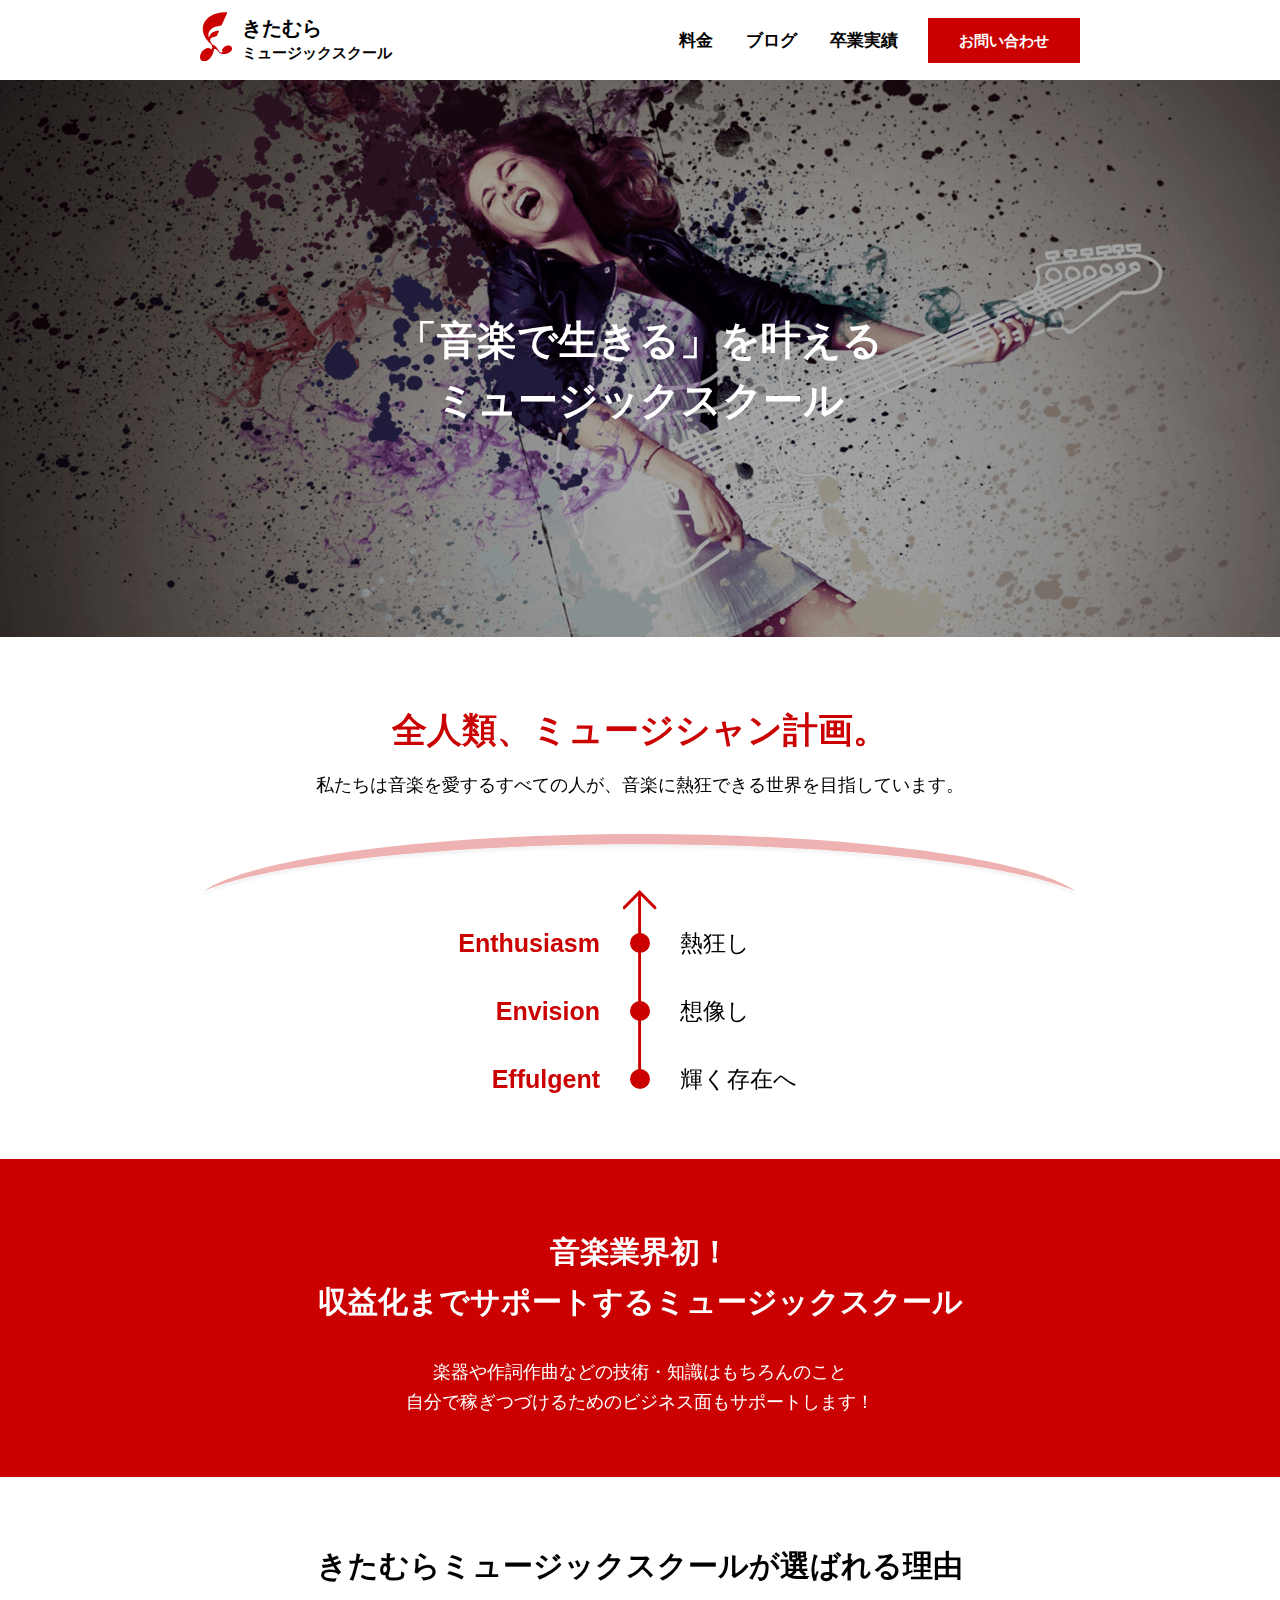
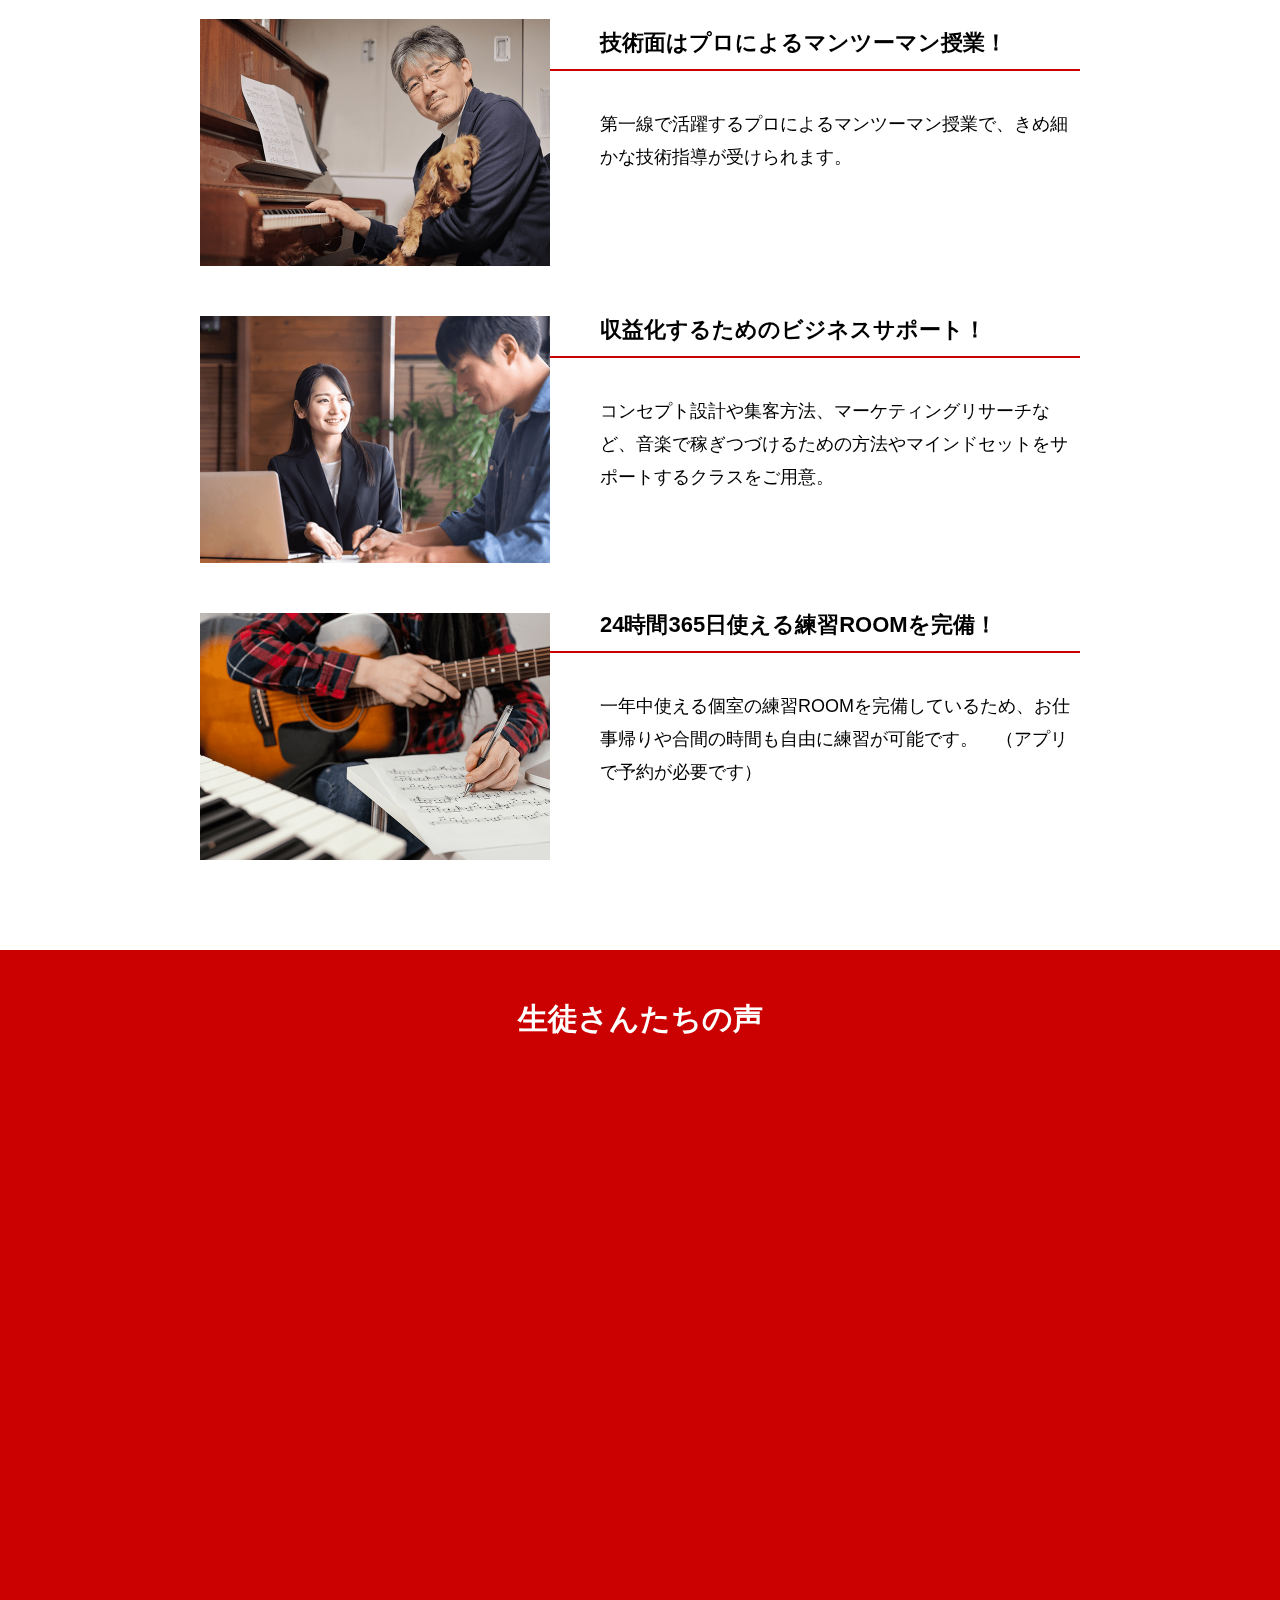
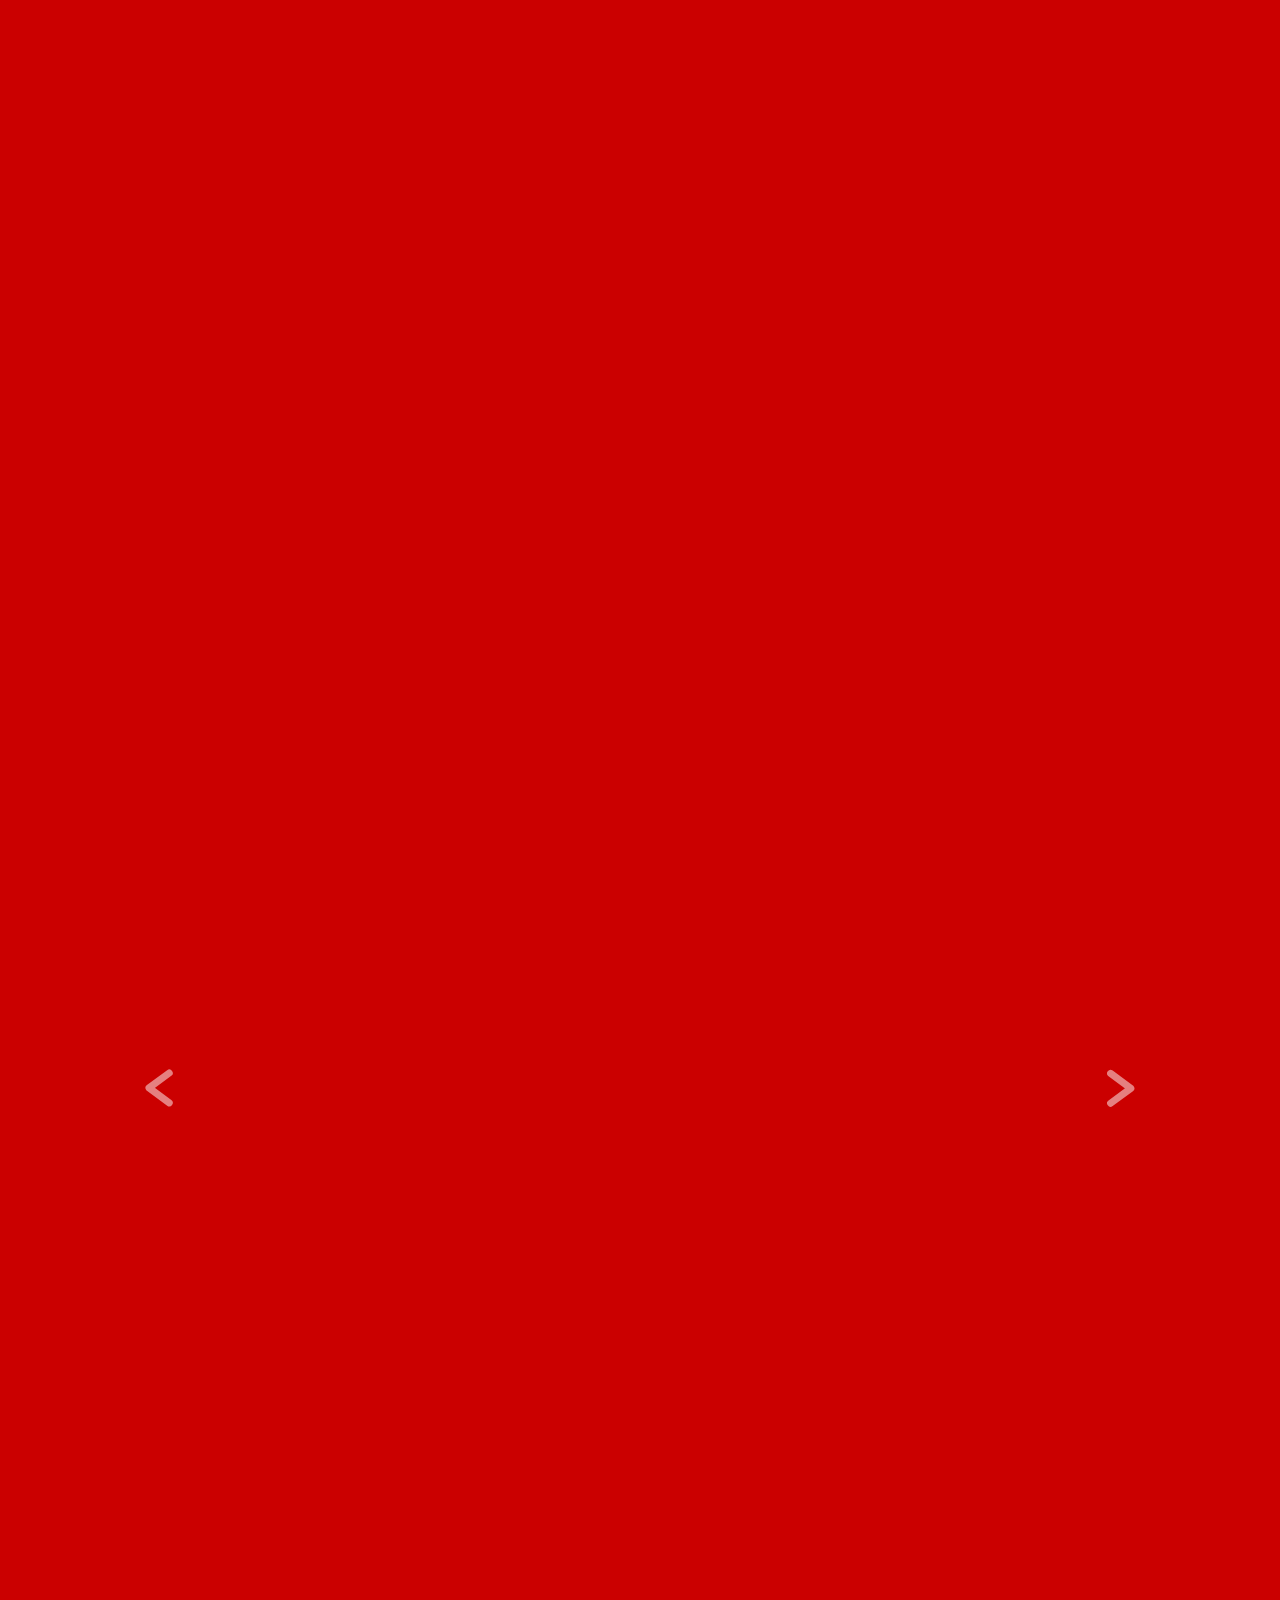
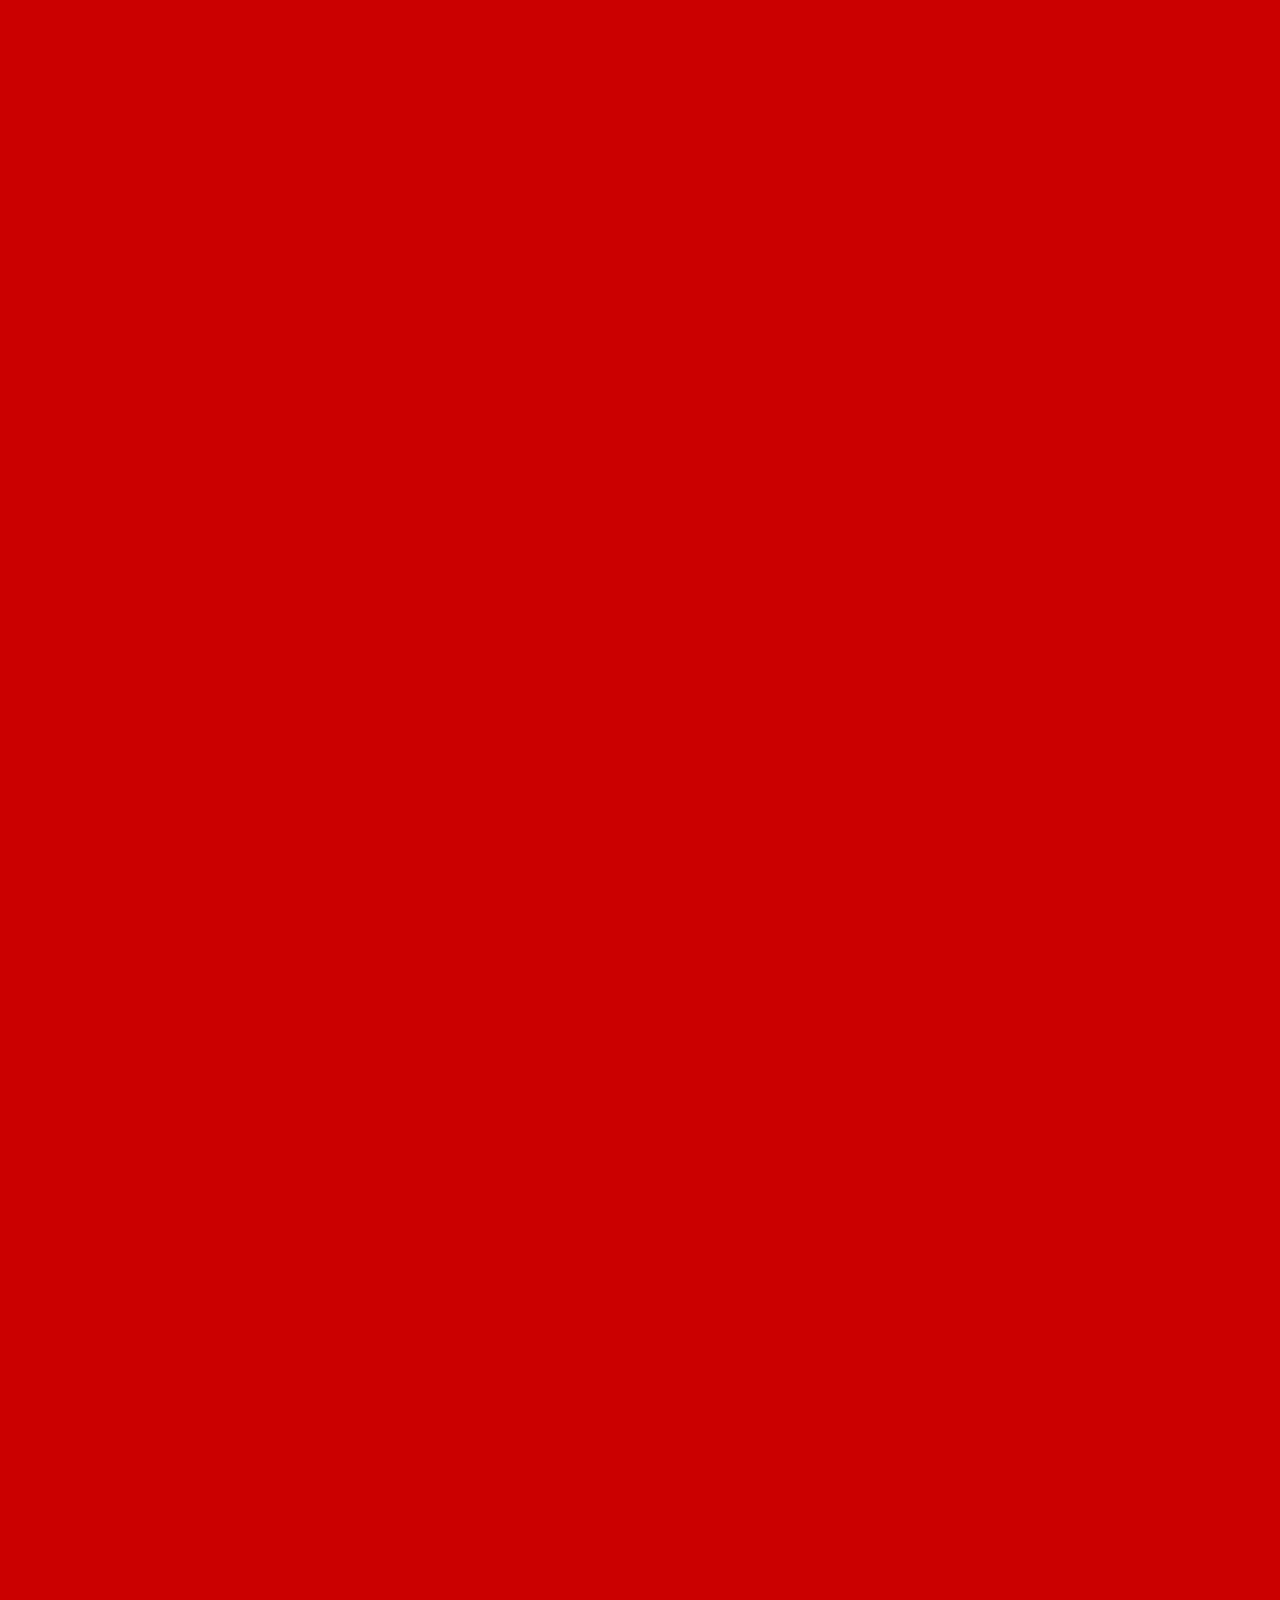
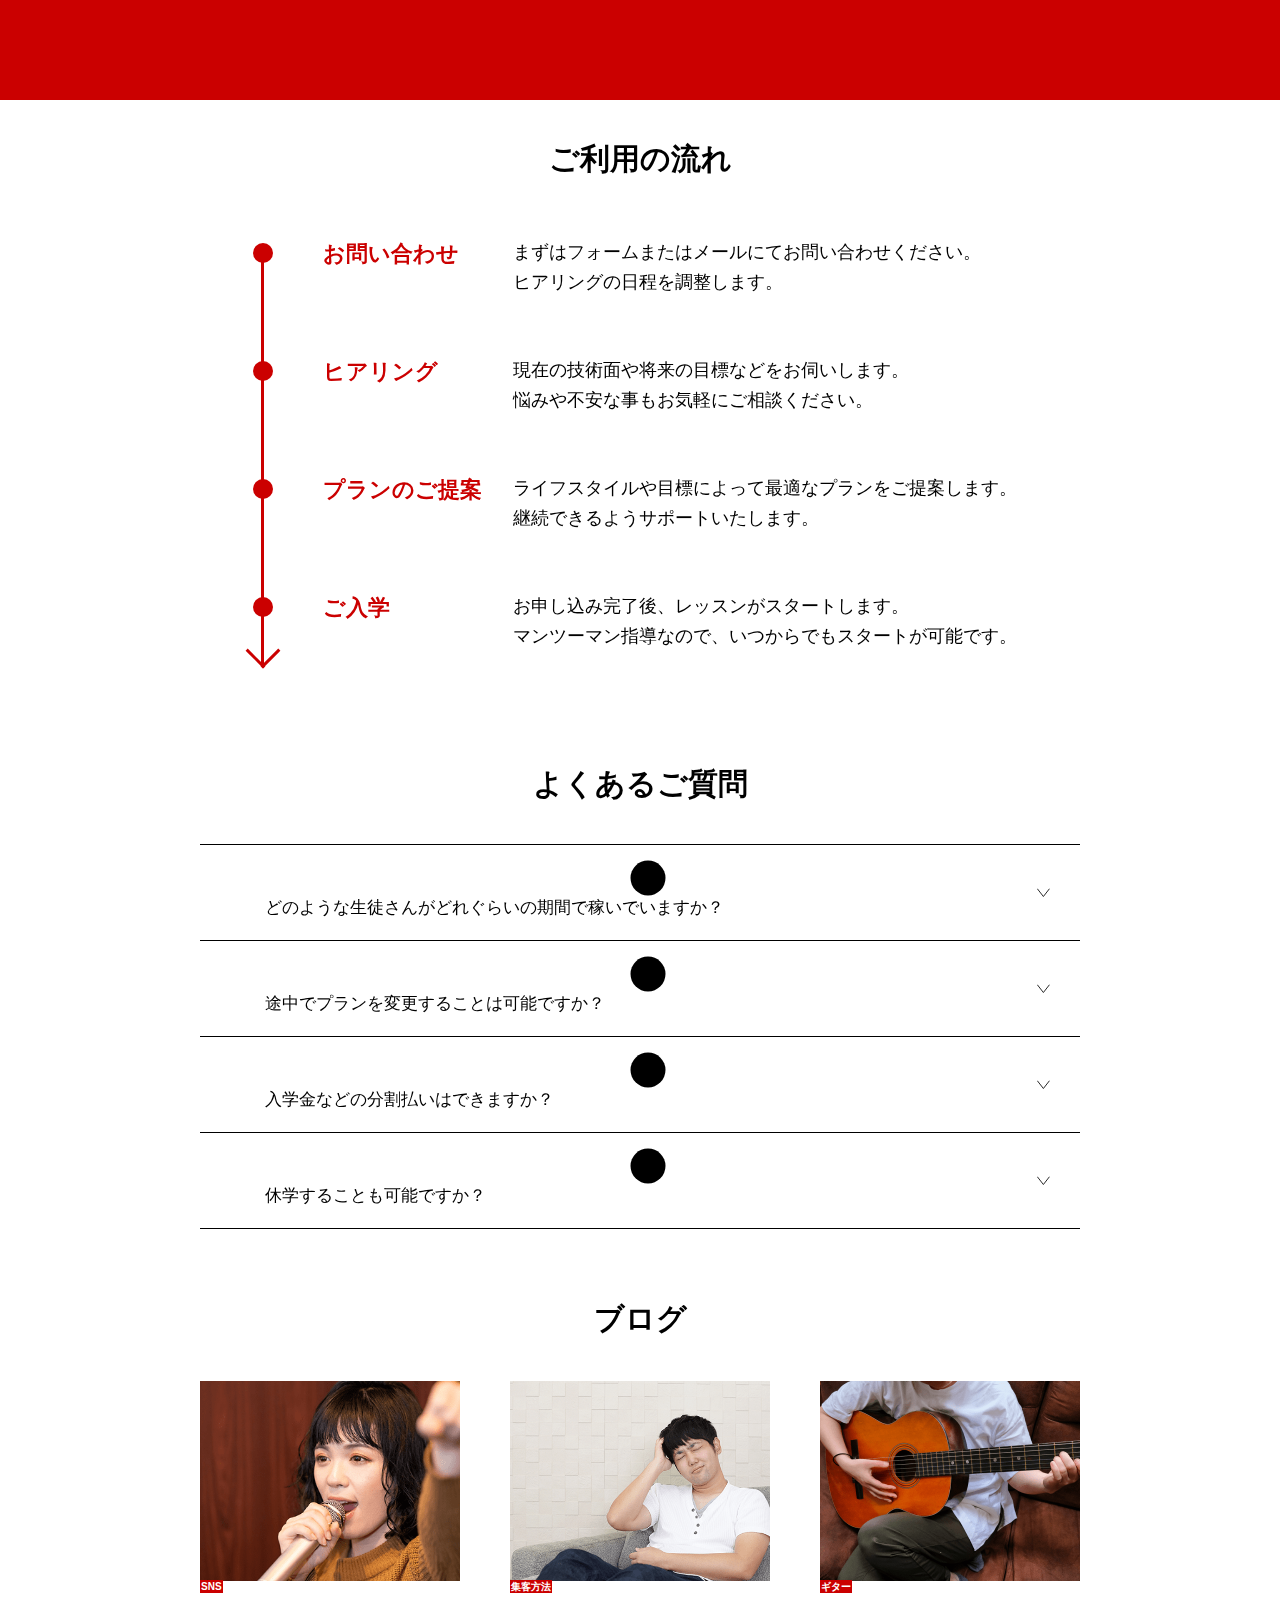
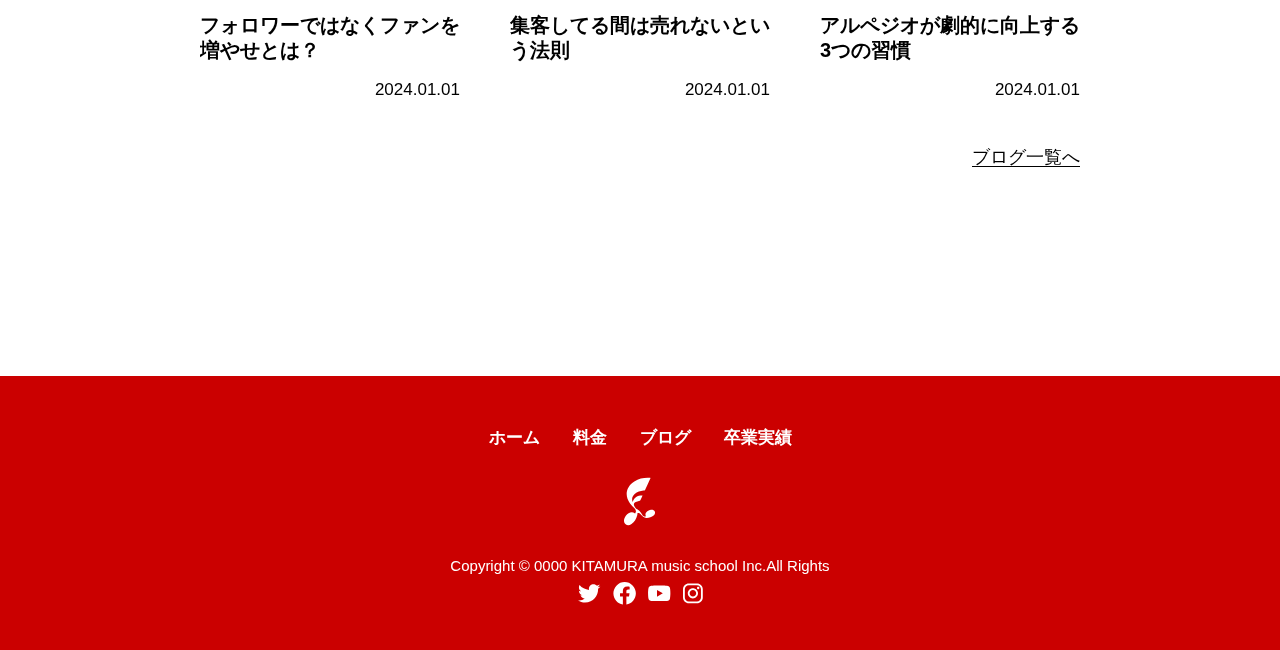
<file: index.html>
<!DOCTYPE html>
<html lang="ja">
    <head>
        <meta charset="UTF-8">
        <meta name="viewport" content="width=device-width, initial-scale=1.0">
        <title>きたむらミュージックスクール</title>
        <link rel="icon" href="image/top/logo_header.svg">

        
        <meta property="og:title" content="きたむらミュージック | 「音楽で生きる」を叶えるミュージックスクール">
        <meta property="og:type" content="website">
        <meta property="og:url" content="https://orange-david.com/middle-class-upper/">
        <link rel="canonical" href="https://orange-david.com/middle-class-upper/">
        <meta property="og:image" content="https://orange-david.com/middle-class-upper/image/top/image_top_fv.jpeg">
        <meta property="og:site_name" content="きたむらミュージックスクール">
        <meta property="og:description" content="全人類、ミュージシャン計画。私たちは音楽を愛するすべての人が、音楽に熱狂できる世界を目指しています。">
        
        <link rel="stylesheet" type="text/css" href="css/style.css">
    </head>
    <body>
		<div id="container">
			<header class="header">
                <div class="header-content">
                    <h1 class="header__title">
                        <a href="index.html" class="header__title-link">
                            <div class="header__title-text">
                                きたむら<br class="sp_none"><span>ミュージックスクール</span>
                            </div>
                        </a>
                    </h1>
                    <div class="header__nav sp_none">
                        <nav>
                            <ul>
                                <li><a href="plan.html" class="header__nav-link">料金</a><span></span></li>
                                <li><a href="blog_list.html" class="header__nav-link">ブログ</a><span></span></li>
                                <li><a href="result_list.html" class="header__nav-link">卒業実績</a><span></span></li>
                                <li><a href="contact_form.html" class="c-btn btn-header">お問い合わせ</a></li>
                            </ul>
                        </nav>
                    </div>    
                    <!-- hamburger menu -->
                    <button id="hamburger-block" class="hamburger hamburger-trigger pc_none">
                        <span class="hamburger-line"></span>
                    </button>
                      
                    <div class="hamburger-menu pc_none">
                        <nav>
                            <ul>
                                <li><a href="plan.html">料金</a></li>
                                <li><a href="blog_list.html">ブログ</a></li>
                                <li><a href="result_list.html">卒業実績</a></li>
                            </ul>
                        </nav>
                    </div>
    
                    <div id="hamburger-bg" class="hamburger-bg hamburger-trigger pc_none"></div>
                </div>
                

            </header>
		    <main class="top header-padding">
                <section class="top__first-view first-view" id="first-view">
                    <h2 class="first-view__title">「音楽で生きる」<br class="pc_none">を叶える<br>ミュージックスクール</h2>
                    <div class="first-view__image">
                        <picture>
                            <source srcset="image/top/image_top_fv.jpeg" media="(min-width: 768px)">
                            <img src="image/top/image_top_fv_sp.jpeg" alt="きたむらミュージックスクール">
                        </picture>
                    </div>
                </section>
                <section class="top__concept concept">
                    <div class="inner">
                        <div class="concept__title">
                            <h2 class="c-font-red">全人類、<br class="pc_none">ミュージシャン計画。</h2>
                            <p>私たちは音楽を愛するすべての人が、音楽に熱狂できる世界を目指しています。</p>
                        </div>
                        
                        <div class="concept__image">
                            <picture>
                                <source srcset="image/top/logo_top_concept01.svg" media="(min-width: 768px)">
                                <img src="image/top/logo_top_concept01_sp.svg" alt="きたむらミュージックスクール">
                            </picture>
                        </div>
                        <div class="concept__3e">
                            <div class="concept__3e__arrow">
                                <img src="image/top/logo_top_concept02.svg" alt="コンセプト矢印">
                            </div>
                            <ul class="concept__3e__list">
                                <li class="concept__3e__item c-radius-red">
                                    <span class="concept__3e__item-en c-font-red">Enthusiasm</span>
                                    <span class="concept__3e__item-jp">熱狂し</span>
                                </li>
                                <li class="concept__3e__item c-radius-red concept-radius-red">
                                    <span class="concept__3e__item-en c-font-red">Envision</span>
                                    <span class="concept__3e__item-jp">想像し</span>
                                </li>
                                <li class="concept__3e__item c-radius-red">
                                    <span class="concept__3e__item-en c-font-red">Effulgent</span>
                                    <span class="concept__3e__item-jp">輝く存在へ</span>
                                </li>
                            </ul>
                        </div>
                    </div>
                </section>
                <section class="top__message c-bg-red">
                    <div class="inner">
                        <div class="message__title">
                            <h2>音楽業界初！<br>
                                収益化までサポートする<br class="pc_none">ミュージックスクール
                            </h2>
                            <p>
                                楽器や作詞作曲などの<br class="pc_none">技術・知識はもちろんのこと<br>
                                自分で稼ぎつづけるための<br class="pc_none">ビジネス面もサポートします！
                            </p>
                        </div>
                    </div>
                </section>
                <section class="top__reason reason">
                    <div class="inner">
                        <h2 class="reason__title c-text-center">きたむらミュージック<br class="pc_none">スクールが選ばれる理由</h2>
                        <div class="reason__box">
                            <div class="reason__box-item reason__card">
                                <div class="reason__card-image">
                                    <picture>
                                        <source srcset="image/top/image_top_reason01.jpeg" media="(min-width: 768px)">
                                        <img src="image/top/image_top_reason01_sp.jpeg" alt="きたむらミュージックスクール">
                                    </picture>
                                </div>
                                <div class="reason__card-text reason__card__text-1">
                                    <h3>技術面はプロによるマンツーマン授業！</h3>
                                    <span></span>
                                    <p>第一線で活躍するプロによるマンツーマン授業で、きめ細かな技術指導が受けられます。</p>
                                </div>
                            </div>
                            <div class="reason__box-item reason__card">
                                <div class="reason__card-image">
                                    <picture>
                                        <source srcset="image/top/image_top_reason02.jpeg" media="(min-width: 768px)">
                                        <img src="image/top/image_top_reason02_sp.jpeg" alt="きたむらミュージックスクール">
                                    </picture>
                                </div>
                                <div class="reason__card-text reason__card__text-2">
                                    <h3>収益化するためのビジネスサポート！</h3>
                                    <span></span>
                                    <p>コンセプト設計や集客方法、マーケティングリサーチなど、音楽で稼ぎつづけるための方法やマインドセットをサポートするクラスをご用意。</p>
                                </div>
                            </div>
                            <div class="reason__box-item reason__card">
                                    <div class="reason__card-image">
                                    <picture>
                                        <source srcset="image/top/image_top_reason03.jpeg" media="(min-width: 768px)">
                                        <img src="image/top/image_top_reason03_sp.jpeg" alt="きたむらミュージックスクール">
                                    </picture>
                                </div>
                                <div class="reason__card-text reason__card__text-3">
                                    <h3>24時間365日使える練習ROOMを完備！</h3>
                                    <span></span>
                                    <p>一年中使える個室の練習ROOMを完備しているため、お仕事帰りや合間の時間も自由に練習が可能です。　（アプリで予約が必要です）</p>
                                </div>
                            </div>
                        </div>
                    </div>
                </section>
                <section class="top__voice voice c-bg-red">
                    <div class="voice-inner">
                        <h2 class="voice__title c-text-center">生徒さんたちの声</h2>
                        <!-- voice slider -->
                        <div class="voice__box voice-slider">

                            <a href="result_details.html" class="voice__box-item voice__card voice-slider__item">
                                <div class="voice__card-image">
                                    <picture>
                                        <source srcset="image/top/image_top_voice01.jpeg" media="(min-width: 768px)">
                                        <img src="image/top/image_top_voice01_sp.jpeg" alt="きたむらミュージックスクール">
                                    </picture>
                                </div>
                                <div class="voice__card-text">
                                    <h3 class="c-text-center">証券会社勤務　丸山さん</h3>
                                    <p>昔やっていた音楽活動で、副収入が得られるようになったので、毎日充実するようになりました。</p>
                                </div>
                            </a>

                            <a href="result_details.html" class="voice__box-item voice__card voice-slider__item">
                                <div class="voice__card-image">
                                    <picture>
                                        <source srcset="image/top/image_top_voice02.jpeg" media="(min-width: 768px)">
                                        <img src="image/top/image_top_voice02.jpeg" alt="きたむらミュージックスクール">
                                    </picture>
                                </div>
                                <div class="voice__card-text">
                                    <h3 class="c-text-center">IT会社勤務　S.Eさん</h3>
                                    <p>プロの指導が受けられるので、技術が確実に上がるし、音楽への考え方とかも勉強できて最高です。</p>
                                </div>
                            </a>

                            <a href="result_details.html" class="voice__box-item voice__card voice-slider__item">
                                <div class="voice__card-image">
                                    <picture>
                                        <source srcset="image/top/image_top_voice03.jpeg" media="(min-width: 768px)">
                                        <img src="image/top/image_top_voice03.jpeg" alt="きたむらミュージックスクール">
                                    </picture>
                                </div>
                                <div class="voice__card-text">
                                    <h3 class="c-text-center">都内大学生　田森さん</h3>
                                    <p>就職する前にビジネスの事が学べるし、好きな音楽で稼げるようになったので選択肢が増えました。</p>
                                </div>
                            </a>

                            <!-- 4つ目 -->
                            <a href="result_details.html" class="voice__box-item voice__card voice-slider__item">
                                <div class="voice__card-image">
                                    <picture>
                                        <source srcset="image/top/image_top_voice03.jpeg" media="(min-width: 768px)">
                                        <img src="image/top/image_top_voice03.jpeg" alt="きたむらミュージックスクール">
                                    </picture>
                                </div>
                                <div class="voice__card-text">
                                    <h3 class="c-text-center">都内大学生　田森さん</h3>
                                    <p>就職する前にビジネスの事が学べるし、好きな音楽で稼げるようになったので選択肢が増えました。</p>
                                </div>
                            </a>

                        </div>

                    </div>
                </section>
                <section class="top__flow flow">
                    <div class="inner">
                        <h2 class="flow__title c-text-center">ご利用の流れ</h2>
                        <div class="flow__box-wrapper">
                            <div class="flow__box-image">
                                <span></span>
                            </div>
                            <div class="flow__box">
                                <div class="flow__box-item flow__card c-radius-red flow-radius-red">
                                    <h3 class="flow__card-title c-font-red">お問い合わせ</h3>
                                    <p class="flow__card-text">まずはフォームまたはメールにてお問い合わせください。<br>
                                        ヒアリングの日程を調整します。</p>
                                </div>
                                <div class="flow__box-item flow__card c-radius-red flow-radius-red">
                                    <h3 class="flow__card-title c-font-red">ヒアリング</h3>
                                    <p class="flow__card-text">現在の技術面や将来の目標などをお伺いします。<br>
                                        悩みや不安な事もお気軽にご相談ください。</p>
                                </div>
                                <div class="flow__box-item flow__card c-radius-red flow-radius-red">
                                    <h3 class="flow__card-title c-font-red">プランのご提案</h3>
                                    <p class="flow__card-text">ライフスタイルや目標によって最適なプランをご提案します。<br>
                                        継続できるようサポートいたします。</p>
                                </div>
                                <div class="flow__box-item flow__card c-radius-red flow-radius-red">
                                    <h3 class="flow__card-title c-font-red">ご入学</h3>
                                    <p class="flow__card-text">お申し込み完了後、レッスンがスタートします。<br>
                                        マンツーマン指導なので、いつからでもスタートが可能です。</p>
                                </div>
                            </div>
                        </div>
                    </div>
                </section>
                <section class="top__question question">
                    <div class="inner">
                        <h2 class="question__title c-text-center">よくあるご質問</h2>
                        <div class="question__box">
                            <div class="question__box-item question__card">
                                <div class="question__card-q js-question-trigger">
                                    <span class="question__q-icon">Q</span>
                                    <p class="question__card-text">どのような生徒さんがどれぐらいの期間で稼いでいますか？</p>
                                    <img src="image/top/logo_top_question.arrow.svg" alt="矢印" class="question__arrow">
                                </div>
                                <div class="question__card-a js-question-trigger">
                                    <span class="question__a-icon">A</span>
                                    <p class="question__card-text c-font-red">回答のテキストが入ります。回答のテキストが入ります。回答のテキストが入ります。</p>
                                </div>
                            </div>
                            <div class="question__box-item question__card">
                                <div class="question__card-q js-question-trigger">
                                    <span class="question__q-icon">Q</span>
                                    <p class="question__card-text">途中でプランを変更することは可能ですか？</p>
                                    <img src="image/top/logo_top_question.arrow.svg" alt="矢印" class="question__arrow">
                                </div>
                                <div class="question__card-a js-question-trigger">
                                    <span class="question__a-icon">A</span>
                                    <p class="question__card-text c-font-red">途中でプラン変更も可能です。毎月15日までに申請すれば翌月からプランが変更となります。</p>
                                </div>
                            </div>
                            <div class="question__box-item question__card">
                                <div class="question__card-q js-question-trigger">
                                    <span class="question__q-icon">Q</span>
                                    <p class="question__card-text">入学金などの分割払いはできますか？</p>
                                    <img src="image/top/logo_top_question.arrow.svg" alt="矢印" class="question__arrow">
                                </div>
                                <div class="question__card-a js-question-trigger">
                                    <span class="question__a-icon">A</span>
                                    <p class="question__card-text c-font-red">回答のテキストが入ります。回答のテキストが入ります。回答のテキストが入ります。</p>
                                </div>
                            </div>
                            <div class="question__box-item question__card">
                                <div class="question__card-q js-question-trigger">
                                    <span class="question__q-icon">Q</span>
                                    <p class="question__card-text">休学することも可能ですか？</p>
                                    <img src="image/top/logo_top_question.arrow.svg" alt="矢印" class="question__arrow">
                                </div>
                                <div class="question__card-a js-question-trigger">
                                    <span class="question__a-icon">A</span>
                                    <p class="question__card-text c-font-red">回答のテキストが入ります。回答のテキストが入ります。回答のテキストが入ります。</p>
                                </div>
                            </div>
                        </div>
                    </div>
                </section>
                <section class="top__blog blog">
                    <div class="inner">
                        <h2 class="blog__title c-text-center">ブログ</h2>
                        <div class="blog__box">

                            <a href="blog_details.html" class="blog__box-item c-blog__card">
                                <div class="blog__card-image">
                                    <picture>
                                        <source srcset="image/top/image_top_blog01.jpeg" media="(min-width: 768px)">
                                        <img src="image/top/image_top_blog01_sp.jpeg" alt="きたむらミュージックスクール">
                                    </picture>
                                </div>
                                <span class="c-btn c-blog__card-btn btn-blog">SNS</span>
                                <div class="blog__card-text">
                                    <h3>フォロワーではなくファンを増やせとは？</h3>
                                    <time datetime="2024-01-01">2024.01.01</time>
                                </div>
                            </a>

                            <a href="blog_details.html" class="blog__box-item c-blog__card">
                                <div class="blog__card-image">
                                    <picture>
                                        <source srcset="image/top/image_top_blog02.jpeg" media="(min-width: 768px)">
                                        <img src="image/top/image_top_blog02_sp.jpeg" alt="きたむらミュージックスクール">
                                    </picture>
                                </div>
                                <span class="c-btn c-blog__card-btn btn-blog">集客方法</span>

                                <div class="blog__card-text">
                                    <h3>集客してる間は売れないという法則</h3>
                                    <time datetime="2024-01-01">2024.01.01</time>
                                </div>
                            </a>

                            <a href="blog_details.html" class="blog__box-item c-blog__card">
                                <div class="blog__card-image">
                                    <picture>
                                        <source srcset="image/top/image_top_blog03.jpeg" media="(min-width: 768px)">
                                        <img src="image/top/image_top_blog03_sp.jpeg" alt="きたむらミュージックスクール">
                                    </picture>
                                </div>
                                <span class="c-btn c-blog__card-btn btn-blog">ギター</span>
                                <div class="blog__card-text">
                                    <h3>アルペジオが劇的に向上する3つの習慣</h3>
                                    <time datetime="2024-01-01">2024.01.01</time>
                                </div>
                            </a>
                            
                        </div>
                        <div class="blog__linklist">
                            <a href="blog_list.html">ブログ一覧へ</a>
                        </div>
                    </div>
                </section>
                
            </main>
		    <footer class="footer c-bg-red c-text-center">
                <div class="footer__nav">
                    <ul>
                        <li><a href="index.html">ホーム</a></li>
                        <li><a href="plan.html">料金</a></li>
                        <li><a href="blog_list.html">ブログ</a></li>
                        <li><a href="result_list.html">卒業実績</a></li>
                    </ul>
                </div>
                <a href="#" class="footer__logo">
                    <img src="image/top/logo_top_footer.svg" alt="きたむらミュージックスクール">
                </a>
                <div class="footer__copyright">
                    <p>Copyright © 0000 KITAMURA music school Inc.<br class="pc_none">All Rights</p>
                </div>
                <div class="footer__sns">
                    <ul>
                        <li><a href="#"><img src="image/top/logo_footer-twitter.svg" alt="Twitter"></a></li>
                        <li><a href="#"><img src="image/top/logo_footer-facebook.svg" alt="Facebook"></a></li>
                        <li><a href="#"><img src="image/top/logo_footer-youtube.svg" alt="YouTube"></a></li>
                        <li><a href="#"><img src="image/top/logo_footer-instagram.svg" alt="Instagram"></a></li>
                    </ul>
                </div>
                
            </footer>
            <div id="upper-arrow1" class="upper-arrow">
                <a href="#">
                    <picture>
                        <img src="image/top/logo_arrow.svg" alt="upper-arrow">
                    </picture>
                </a>
            </div>

            <div id="contact-btn" class="top__contact contact">
                <a href="contact_form.html" class="c-btn btn-contact">お問い合わせ</a>
            </div>
            
		</div>
        <!-- jquery読み込み -->
        <script src="https://ajax.googleapis.com/ajax/libs/jquery/3.7.1/jquery.min.js"></script>
        <!-- slick読み込み -->
        <script type="text/javascript" src="js/slick.min.js"></script>
        <script src="js/main.js"></script>
    </body>
</html>
</file>
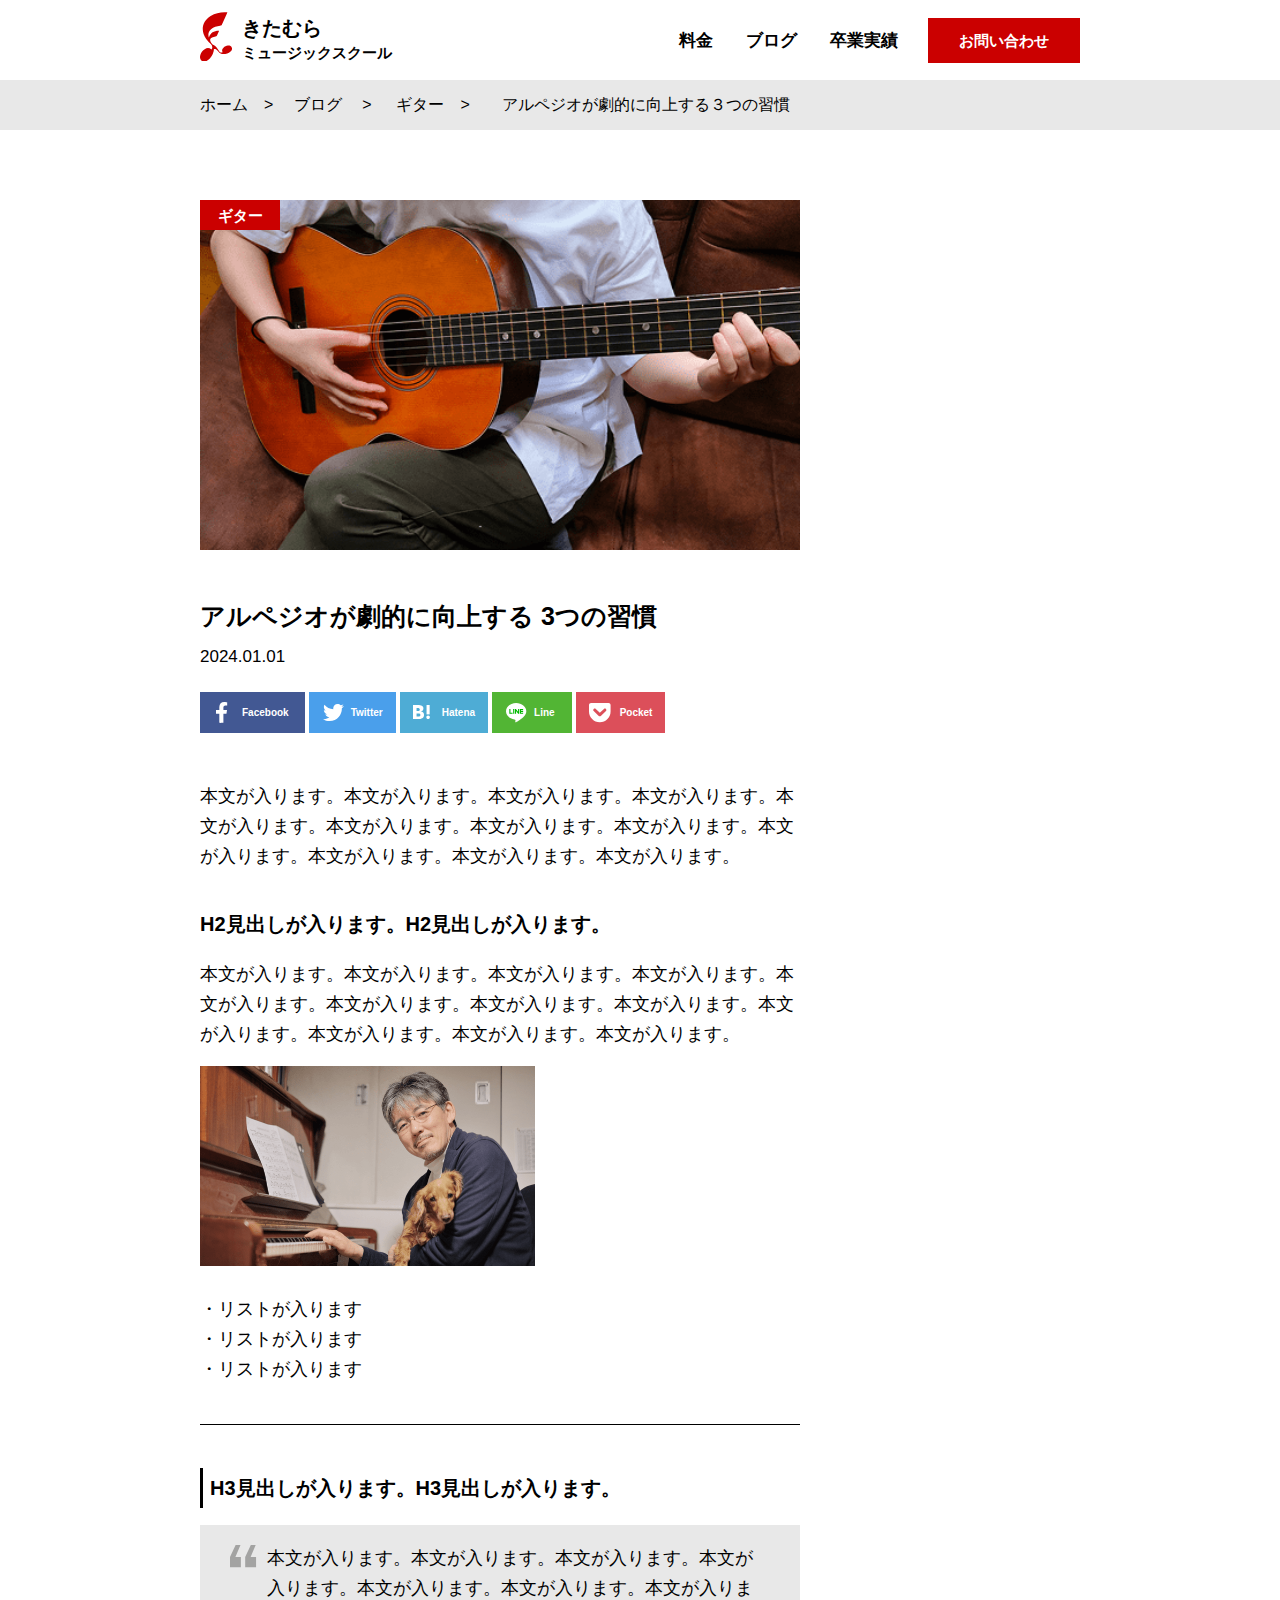
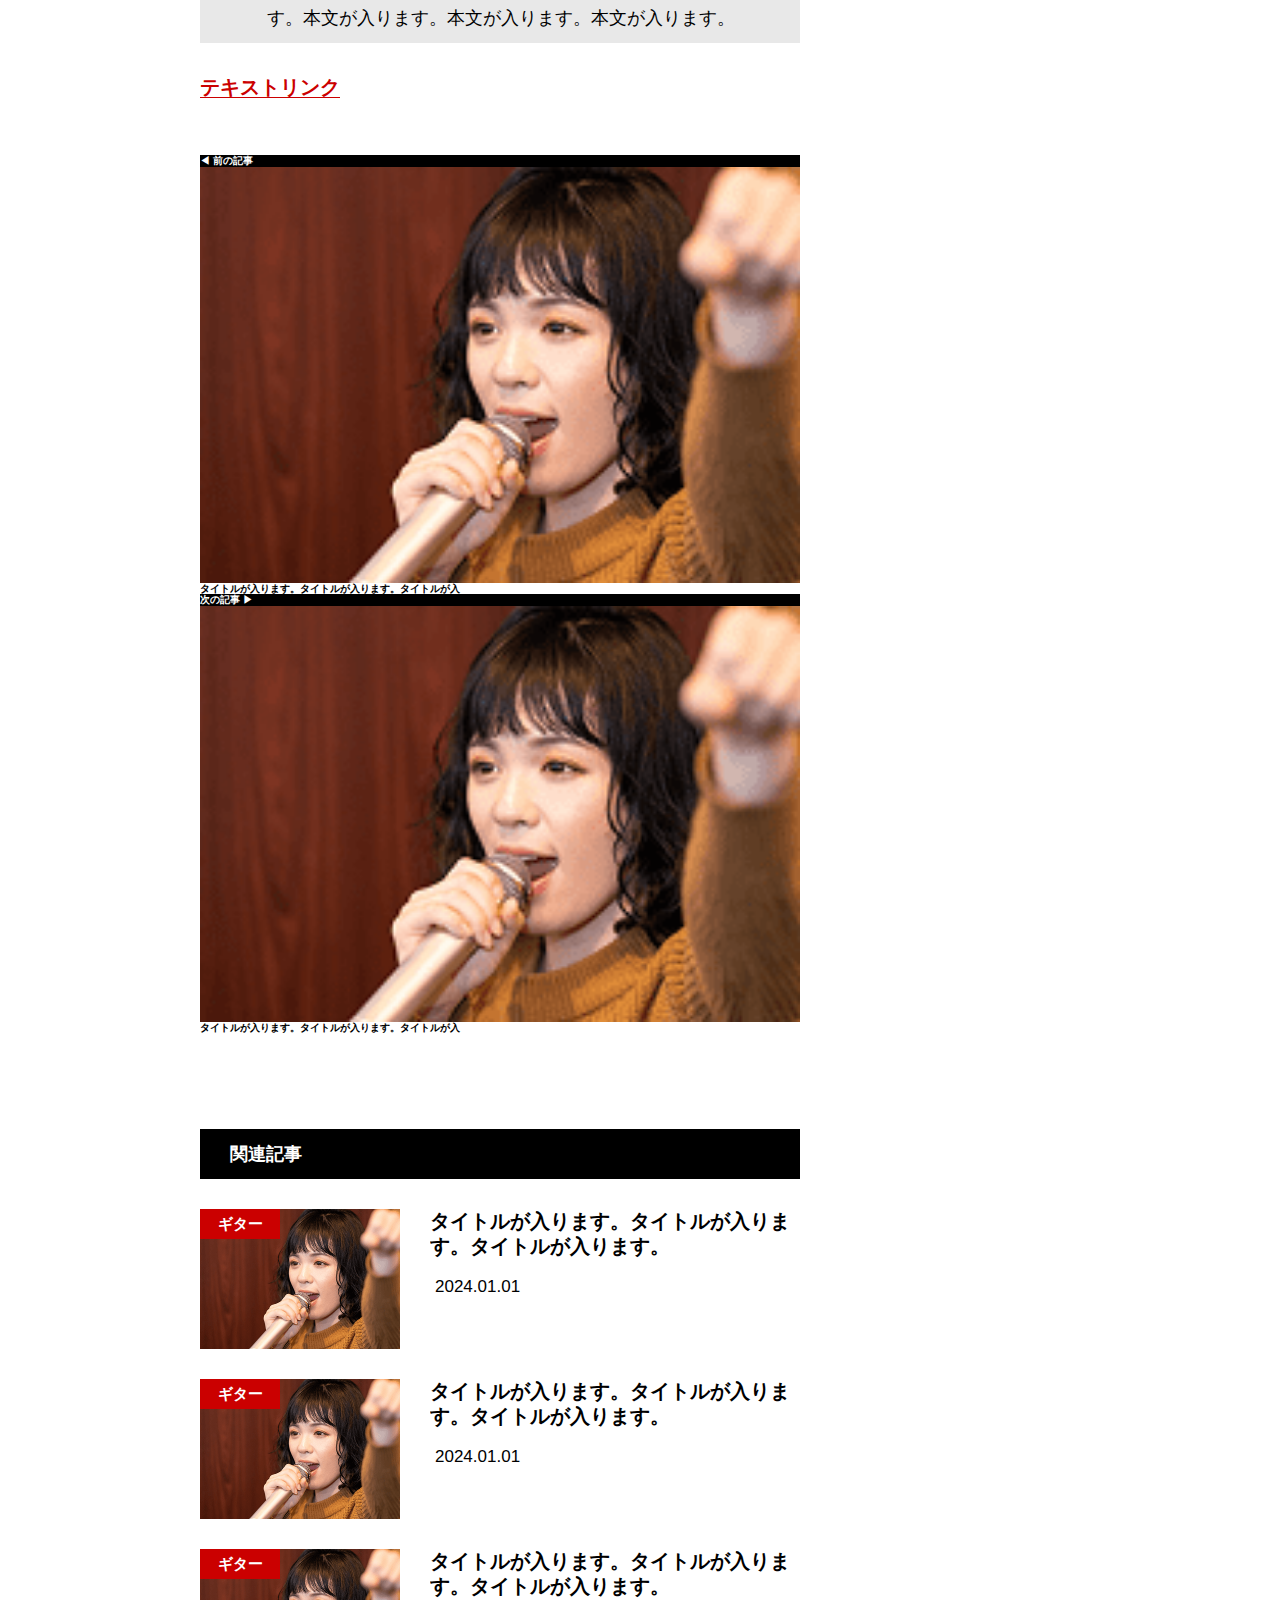
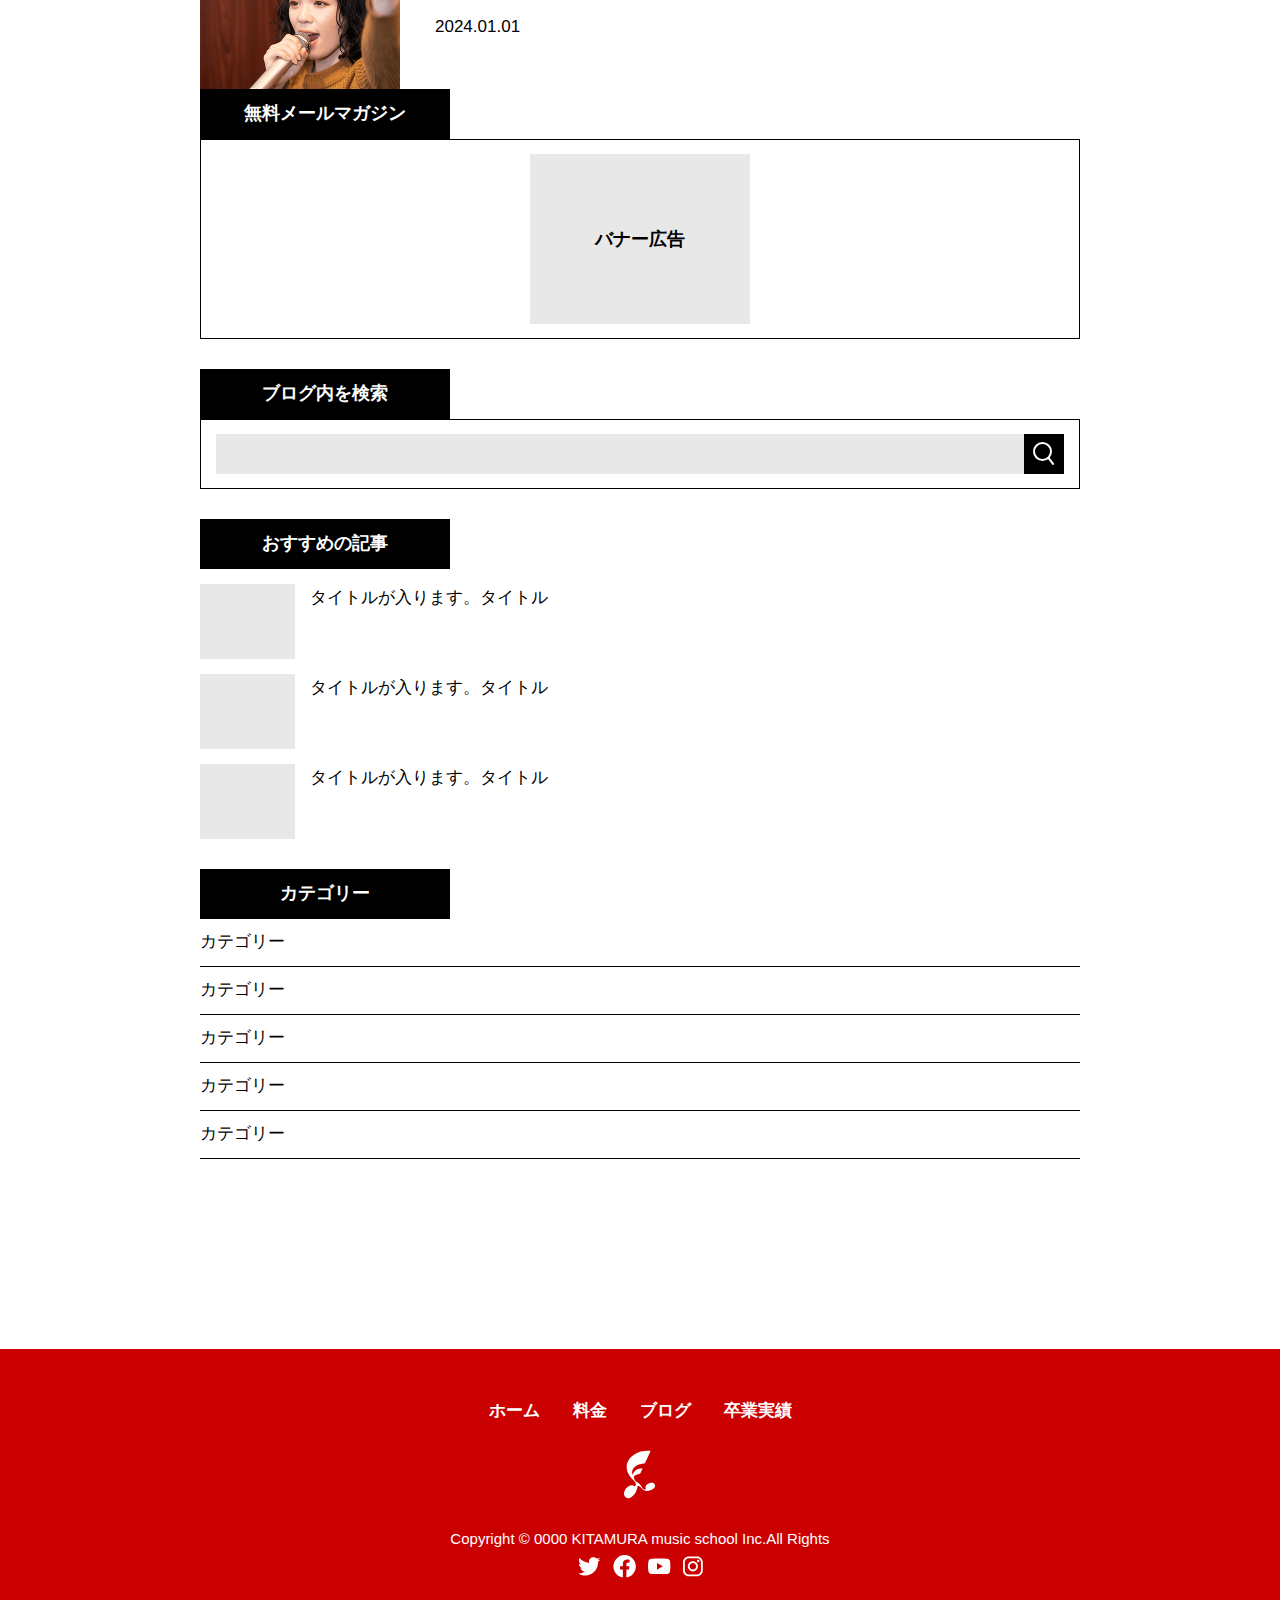
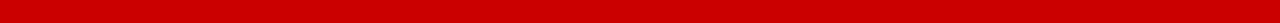
<file: blog_details.html>
<!DOCTYPE html>
<html lang="ja">
    <head>
        <meta charset="UTF-8">
        <meta name="viewport" content="width=device-width, initial-scale=1.0">
        <title>きたむらミュージックスクール</title>
        <link rel="icon" href="image/top/logo_header.svg">

        <meta property="og:title" content="きたむらミュージック | 「音楽で生きる」を叶えるミュージックスクール">
        <meta property="og:type" content="website">
        <meta property="og:url" content="https://orange-david.com/middle-class-upper/">
        <link rel="canonical" href="https://orange-david.com/middle-class-upper/">
        <meta property="og:image" content="https://orange-david.com/middle-class-upper/image/top/image_top_fv.jpeg">
        <meta property="og:site_name" content="きたむらミュージックスクール">
        <meta property="og:description" content="全人類、ミュージシャン計画。私たちは音楽を愛するすべての人が、音楽に熱狂できる世界を目指しています。">
        
        <link rel="stylesheet" type="text/css" href="css/style.css">
    </head>
    <body>
		<div id="container">
			<header class="header">
                <div class="header-content">
                    <div class="header__title">
                        <a href="index.html" class="header__title-link">
                            <div class="header__title-text">
                                きたむら<br class="sp_none"><span>ミュージックスクール</span>
                            </div>
                        </a>
                    </div>
                    <div class="header__nav sp_none">
                        <nav>
                            <ul>
                                <li><a href="plan.html" class="header__nav-link">料金</a><span></span></li>
                                <li><a href="blog_list.html" class="header__nav-link">ブログ</a><span></span></li>
                                <li><a href="result_list.html" class="header__nav-link">卒業実績</a><span></span></li>
                                <li><a href="contact_form.html" class="c-btn btn-header">お問い合わせ</a></li>
                            </ul>
                        </nav>
                    </div>    
                    <!-- hamburger menu -->
                    <button id="hamburger-block" class="hamburger hamburger-trigger pc_none">
                        <span class="hamburger-line"></span>
                    </button>
                      
                    <div class="hamburger-menu pc_none">
                        <nav>
                            <ul>
                                <li><a href="plan.html">料金</a></li>
                                <li><a href="blog_list.html">ブログ</a></li>
                                <li><a href="result_list.html">卒業実績</a></li>
                            </ul>
                        </nav>
                    </div>

                    <div id="hamburger-bg" class="hamburger-bg hamburger-trigger pc_none"></div>
                </div>

            </header>
		    <main class="blog-list header-padding">
            
                <div class="blog-details__band c-band" id="first-view">
                    <div class="inner">
                        <div class="c-band-text"><a href="index.html">ホーム</a>&emsp;&gt;&emsp;&nbsp;<a href="blog_list.html">ブログ</a>&emsp;&nbsp;&gt;&emsp;&nbsp;&nbsp;<a href="blog_details.html">ギター</a>&emsp;&gt;&emsp;&emsp;アルペジオが劇的に向上する３つの習慣</div>
                    </div>
                </div>

                <div class="inner">
                   <div class="blog-details-content">
                        <!-- main -->
                        <div class="blog-details-main">
                            <!-- card -->
                            <div class="blog-details-main__items-card  blog-details-main__card c-category-parent">
                                <div class="blog-details-main__card-image">
                                    <picture>
                                        <source srcset="image/blog/image_blog01.jpeg" media="(min-width: 768px)">
                                        <img src="image/blog/image_blog01_sp.jpeg" alt="きたむらミュージックスクール">
                                    </picture>
                                </div>
                                <span class="c-category__blog-details-main c-category">ギター</span>
                                <div class="blog-details-main__card-text">
                                    <h1>アルペジオが劇的に向上する<span class="sp_none">&nbsp;</span>3つの習慣</h1>
                                    <time datetime="2024-01-01">2024.01.01</time>
                                </div>
                            </div>

                            <!-- sns -->
                            <div class="blog-details-main__sns blog-sns">
                                <!-- facebook -->
                                <a href="#" class="blog__sns-box blog__sns-box-facebook">
                                    <div class="blog__sns__icon-image">
                                        <img src="image/blog-details/logo_blog-details_facebook.svg" alt="facebook">
                                    </div>  
                                    <div class="blog__sns__icon-text sp_none">
                                        <p>Facebook</p>
                                    </div>
                                </a>
                                <!-- twitter -->
                                <a href="#" class="blog__sns-box blog__sns-box-twitter">
                                    <div class="blog__sns__icon-image">
                                        <img src="image/blog-details/logo_blog-details_twitter.svg" alt="twitter">
                                    </div>
                                    <div class="blog__sns__icon-text sp_none">
                                        <p>Twitter</p>
                                    </div>
                                </a>
                                <!-- hatena -->
                                <a href="#" class="blog__sns-box blog__sns-box-hatena">
                                    <div class="blog__sns__icon-image">
                                        <img src="image/blog-details/logo_blog-details_hatena.svg" alt="hatena">
                                    </div>
                                    <div class="blog__sns__icon-text sp_none">
                                        <p>Hatena</p>
                                    </div>
                                </a>
                                <!-- line -->
                                <a href="#" class="blog__sns-box blog__sns-box-line">
                                    <div class="blog__sns__icon-image">
                                        <img src="image/blog-details/logo_blog-details_line.svg" alt="line">
                                    </div>
                                    <div class="blog__sns__icon-text sp_none">
                                        <p>Line</p>
                                    </div>
                                </a>
                                <!-- pocket -->
                                <a href="#" class="blog__sns-box blog__sns-box-pocket">
                                    <div class="blog__sns__icon-image">
                                        <img src="image/blog-details/logo_blog-details_pocket.svg" alt="pocket">
                                    </div>
                                    <div class="blog__sns__icon-text sp_none">
                                        <p>Pocket</p>
                                    </div>
                                </a>
                            </div>

                            <!-- text -->
                            <div class="blog-details-main__text-p1">
                                <p>
                                    本文が入ります。本文が入ります。本文が入ります。本文が入ります。本文が入ります。本文が入ります。本文が入ります。本文が入ります。本文が入ります。本文が入ります。本文が入ります。<span class="pc_none">本文が入ります。</span>
                                </p>
                            </div>

                            <h2 class="blog-details-main__text-h2">
                                H2見出しが入ります。H2見出しが入ります。
                            </h2>

                            <div class="blog-details-main__text-p2">
                                <p>
                                    本文が入ります。本文が入ります。本文が入ります。本文が入ります。本文が入ります。本文が入ります。本文が入ります。本文が入ります。本文が入ります。本文が入ります。<span class="pc_none">本文が入ります。本文が入ります。</span>
                                </p>
                            </div>

                            <!-- image -->
                            <div class="blog-details-main__image">
                                <picture>
                                    <source srcset="image/blog-details/image_blog-details02.jpeg" media="(min-width: 768px)">
                                    <img src="image/blog-details/image_blog-details02_sp.jpeg" alt="きたむらミュージックスクール">
                                </picture>
                            </div>

                            <!-- list -->
                            <div class="blog-details-main__list">
                                <ul>
                                    <li>・リストが入ります</li>
                                    <li>・リストが入ります</li>
                                    <li>・リストが入ります</li>
                                </ul>
                            </div>

                            <!-- border -->
                            <div class="blog-details-main__border">
                                <span></span>
                            </div>
                            
                            <h3 class="blog-details-main__text-h3">
                                H3見出しが入ります。H3見出しが入ります。
                            </h3>

                            <!-- callout-box -->
                            <div class="blog-details-main__callout-box">
                                <div class="blog-details-main__callout-box-image">
                                    <img src="image/blog-details/logo-blog-details_callout.svg" alt="callout">
                                </div>
                                <p>
                                    本文が入ります。本文が入ります。本文が入ります。本文が入ります。本文が入ります。本文が入ります。本文が入ります。本文が入ります。本文が入ります。本文が入ります。
                                </p>
                            </div>

                            <!-- textlink -->
                            <div class="blog-details-main__text-link">
                                <a href="#" class="c-font-red">テキストリンク</a>
                            </div>


                            <!-- article-before&after -->
                            <div class="c-main__article-before-after blog-before-after">
                                
                                <!-- 前の記事 -->
                                <a href="#" class="c-before-after__content">
                                    <div class="c-before-content c-bg-black c-before-after__title">
                                            <p>◀︎ 前の記事</p>
                                    </div>
                                    <div class="c-before-after__item">
                                        <div class="c-before-after__item-image sp_none">
                                            <picture>
                                                <source srcset="image/blog-details/image_blog-details03.jpeg" media="(min-width: 768px)">
                                                <img src="image/blog-details/image_blog-details03_sp.jpeg" alt="きたむらミュージックスクール">
                                            </picture>
                                        </div>
                                        <div class="c-before-after__item-text">
                                            <p>
                                                タイトルが入ります。タイトルが入ります。タイトルが入
                                            </p>
                                        </div>
                                    </div>
                                </a>

                                <!-- 次の記事 -->
                                <a href="#" class="c-before-after__content">
                                    <div class="c-after-content c-bg-black c-before-after__title">
                                        <p>次の記事 ▶︎</p>
                                    </div>
                                    <div class="c-before-after__item">
                                        <div class="c-before-after__item-image sp_none">
                                            <picture>
                                                <source srcset="image/blog-details/image_blog-details04.jpeg" media="(min-width: 768px)">
                                                <img src="image/blog-details/image_blog-details04_sp.jpeg" alt="きたむらミュージックスクール">
                                            </picture>
                                        </div>
                                        <div class="c-before-after__item-text">
                                            <p>
                                                タイトルが入ります。タイトルが入ります。タイトルが入
                                            </p>
                                        </div>
                                    </div>
                                </a>
                            </div>
                            
                            <!-- article-related-->
                            <div class="blog-details-main__article blog__main__article">
                                <h2 class="blog__main__article-title c-bg-black">関連記事</h2>
                                <!-- items -->
                                <div class="blog__main__article-items">

                                    <!-- card -->
                                    <a href="blog_details.html" class="blog__main__article-items-card  blog-article__card c-category-parent">
                                        <div class="blog-article__card-image">
                                            <picture>
                                                <source srcset="image/blog-details/image_blog-details05.jpeg" media="(min-width: 768px)">
                                                <img src="image/blog-details/image_blog-details05_sp.jpeg" alt="きたむらミュージックスクール">
                                            </picture>
                                        </div>
                                        <span class="c-category__blog-details c-category">ギター</span>
                                        <div class="blog-article__card-text">
                                            <h3>タイトルが入ります。タイトルが入ります。タイトルが入ります。</span></h3>
                                            <time datetime="2024-01-01">2024.01.01</time>
                                        </div>
                                    </a>

                                    <a href="blog_details.html" class="blog__main__article-items-card  blog-article__card c-category-parent">
                                        <div class="blog-article__card-image">
                                            <picture>
                                                <source srcset="image/blog-details/image_blog-details06.jpeg" media="(min-width: 768px)">
                                                <img src="image/blog-details/image_blog-details06_sp.jpeg" alt="きたむらミュージックスクール">
                                            </picture>
                                        </div>
                                        <span class="c-category__blog-details c-category">ギター</span>
                                        <div class="blog-article__card-text">
                                            <h3>タイトルが入ります。タイトルが入ります。タイトルが入ります。</h3>   
                                            <time datetime="2024-01-01">2024.01.01</time>
                                        </div>
                                    </a>

                                    <a href="blog_details.html" class="blog__main__article-items-card  blog-article__card c-category-parent">
                                        <div class="blog-article__card-image">
                                            <picture>
                                                <source srcset="image/blog-details/image_blog-details07.jpeg" media="(min-width: 768px)">
                                                <img src="image/blog-details/image_blog-details07_sp.jpeg" alt="きたむらミュージックスクール">
                                            </picture>
                                        </div>
                                        <span class="c-category__blog-details c-category">ギター</span>
                                        <div class="blog-article__card-text">
                                            <h3>タイトルが入ります。タイトルが入ります。タイトルが入ります。</h3>
                                            <time datetime="2024-01-01">2024.01.01</time>
                                        </div>
                                    </a>

                                </div>
                            </div>

                        </div>

                        <!-- side -->
                        <div class="blog-details-side">

                            <!-- 無料メールマガジン -->
                            <div class="blog-details-side__free-magazine">
                                <div class="blog-details-side__free__magazine-title c-bg-black c-blog-side__title">
                                    <h2>無料メールマガジン</h2>
                                </div>
                                <div class="blog-details-side__free__magazine-box">
                                    <a href="#" class="blog-details-side__banner-link" aria-label="無料メールマガジンのバナー広告"></a>
                                    <p>バナー広告</p>
                                </div>
                            </div>
                            <!-- ブログ内を検索 -->
                            <div class="blog-details-side__search">
                                <div class="blog-details-side__search__title c-bg-black c-blog-side__title">
                                    <h2>ブログ内を検索</h2>
                                </div>
                                <div class="blog-details-side__search-box">
                                    <input type="text" class="blog-details-side__search__box-input">
                                    <button class="blog-details-side__search__box-image">
                                        <img src="image/blog-details/logo-blog-details_search.svg" alt="search">
                                    </button>
                                </div>
                            </div>

                            <!-- おすすめの記事 -->
                            <div class="blog-details-side__recommend">
                                <div class="blog-details-side__recommend__title c-bg-black c-blog-side__title">
                                    <h2>おすすめの記事</h2>
                                </div>

                                <div class="blog-details-side__recommend-box">

                                    <a href="#" class="blog-details-side__recommend__box-item">
                                        <div class="blog-details-side__recommend__box__item-image"></div>
                                        <div class="blog-details-side__recommend__box__item-text">
                                            <p>タイトルが入ります。タイトル</p>
                                        </div>
                                    </a>

                                    <a href="#" class="blog-details-side__recommend__box-item">
                                        <div class="blog-details-side__recommend__box__item-image"></div>
                                        <div class="blog-details-side__recommend__box__item-text">
                                            <p>タイトルが入ります。タイトル</p>
                                        </div>
                                    </a>

                                    <a href="#" class="blog-details-side__recommend__box-item">
                                        <div class="blog-details-side__recommend__box__item-image"></div>
                                        <div class="blog-details-side__recommend__box__item-text">
                                            <p>タイトルが入ります。タイトル</p>
                                        </div>
                                    </a>
                                    
                                </div>
                            </div>

                            <!-- カテゴリー -->
                            <div class="blog-details-side__category">
                                <div class="blog-details-side__category-title c-bg-black c-blog-side__title">
                                    <h2>カテゴリー</h2>
                                </div>

                                <div class="blog-details-side__category-box">

                                    <div class="blog-details-side__category__box-item category-item">
                                        <a href="#">
                                            <span class="category-item__text">カテゴリー</span>
                                        </a>
                                    </div>
                                    <div class="blog-details-side__category__box-item category-item">
                                        <a href="#">
                                            <span class="category-item__text">カテゴリー</span>
                                        </a>
                                    </div>
                                    <div class="blog-details-side__category__box-item category-item">
                                        <a href="#">
                                            <span class="category-item__text">カテゴリー</span>
                                        </a>
                                    </div>
                                    <div class="blog-details-side__category__box-item category-item">
                                        <a href="#">
                                            <span class="category-item__text">カテゴリー</span>
                                        </a>
                                    </div>
                                    <div class="blog-details-side__category__box-item category-item">
                                        <a href="#">
                                            <span class="category-item__text">カテゴリー</span>
                                        </a>
                                    </div>
                                </div>
                            </div>

                        </div>
                    
                   </div>

                </div>
            </main>
		    <footer class="footer c-bg-red c-text-center">
                <div class="footer__nav">
                    <ul>
                        <li><a href="index.html">ホーム</a></li>
                        <li><a href="plan.html">料金</a></li>
                        <li><a href="blog_list.html">ブログ</a></li>
                        <li><a href="result_list.html">卒業実績</a></li>
                    </ul>
                </div>
                <a href="#" class="footer__logo">
                    <img src="image/top/logo_top_footer.svg" alt="きたむらミュージックスクール">
                </a>
                <div class="footer__copyright">
                    <p>Copyright © 0000 KITAMURA music school Inc.<br class="pc_none">All Rights</p>
                </div>
                <div class="footer__sns">
                    <ul>
                        <li><a href="#"><img src="image/top/logo_footer-twitter.svg" alt="Twitter"></a></li>
                        <li><a href="#"><img src="image/top/logo_footer-facebook.svg" alt="Facebook"></a></li>
                        <li><a href="#"><img src="image/top/logo_footer-youtube.svg" alt="YouTube"></a></li>
                        <li><a href="#"><img src="image/top/logo_footer-instagram.svg" alt="Instagram"></a></li>
                    </ul>
                </div>
            </footer>
            <div id="upper-arrow1" class="upper-arrow">
                <a href="#">
                    <picture>
                        <img src="image/top/logo_arrow.svg" alt="upper-arrow">
                    </picture>
                </a>
            </div>
            
            <div id="contact-btn" class="top__contact contact">
                <a href="contact_form.html" class="c-btn btn-contact">お問い合わせ</a>
            </div>
		</div>
        <script src="https://ajax.googleapis.com/ajax/libs/jquery/3.7.1/jquery.min.js"></script>
        <!-- slick読み込み -->
        <script type="text/javascript" src="js/slick.min.js"></script>
        <script src="js/main.js"></script>
    </body>
</html>
</file>
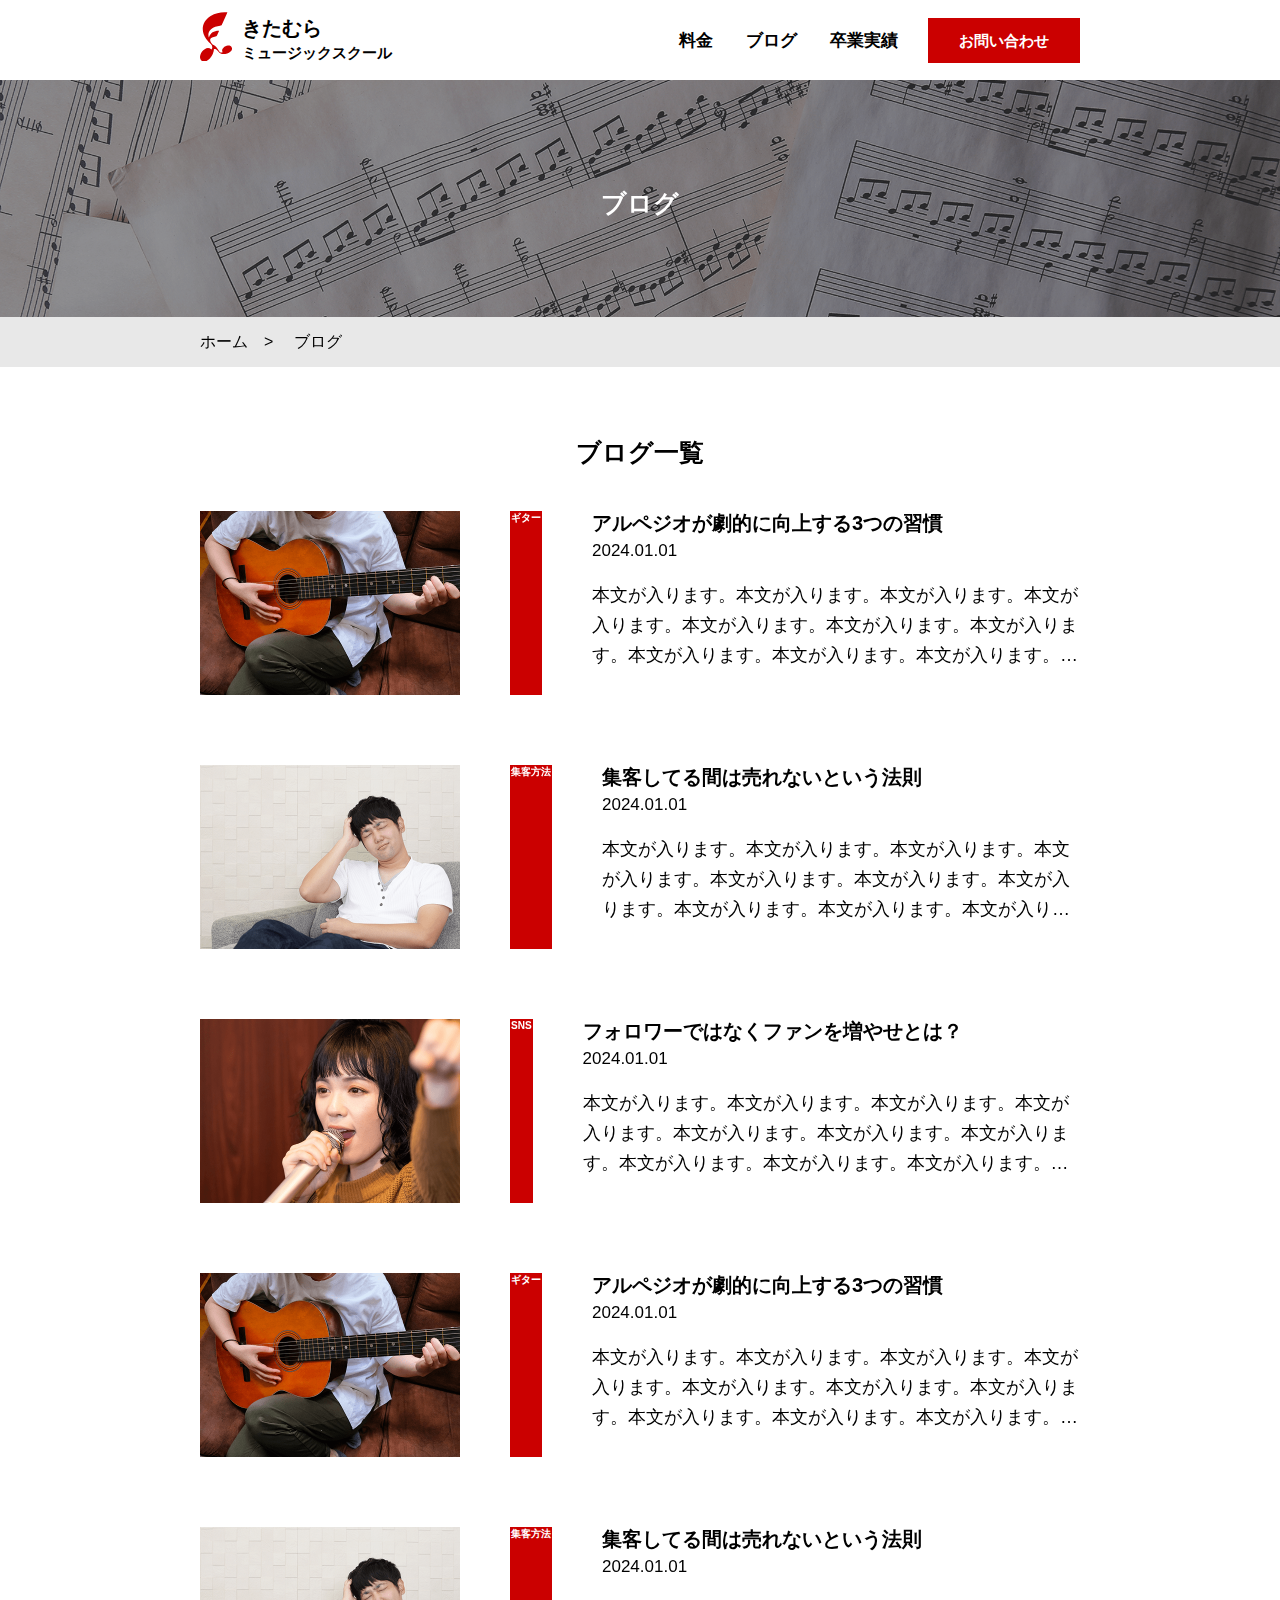
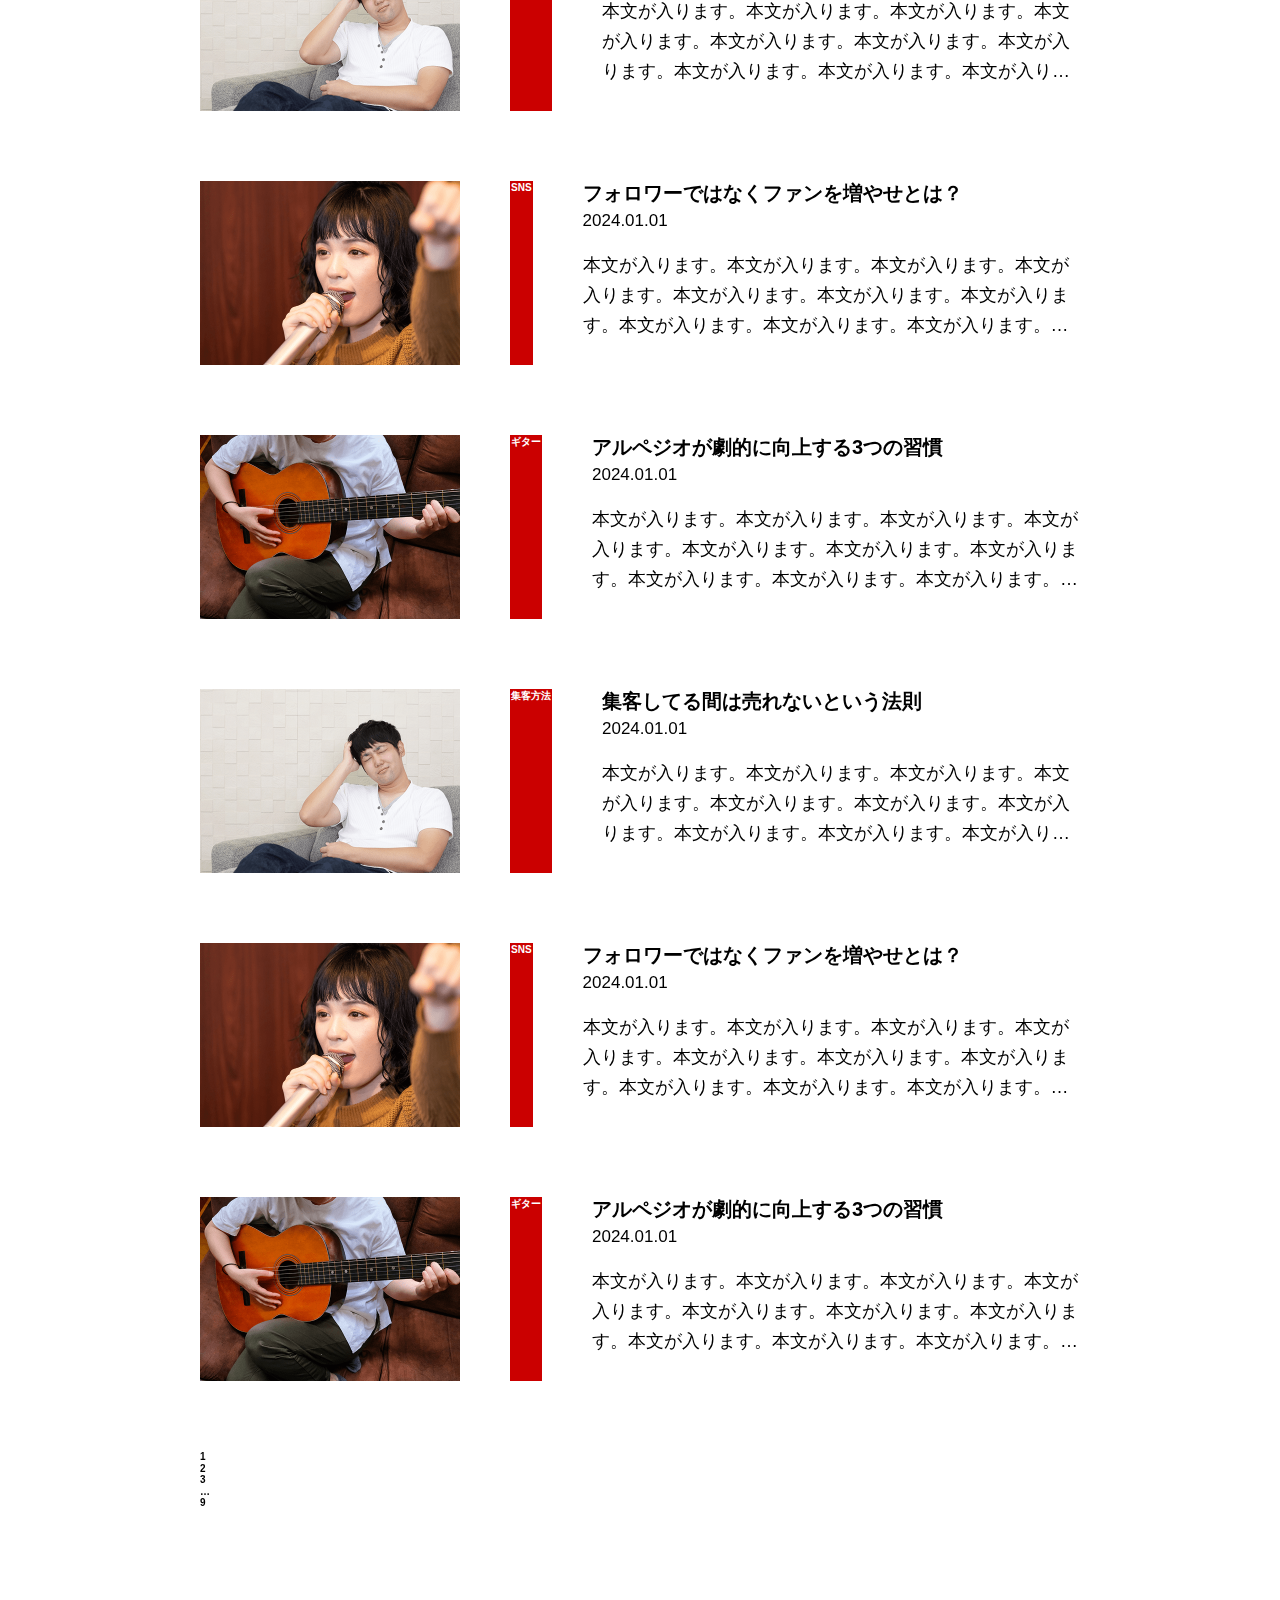
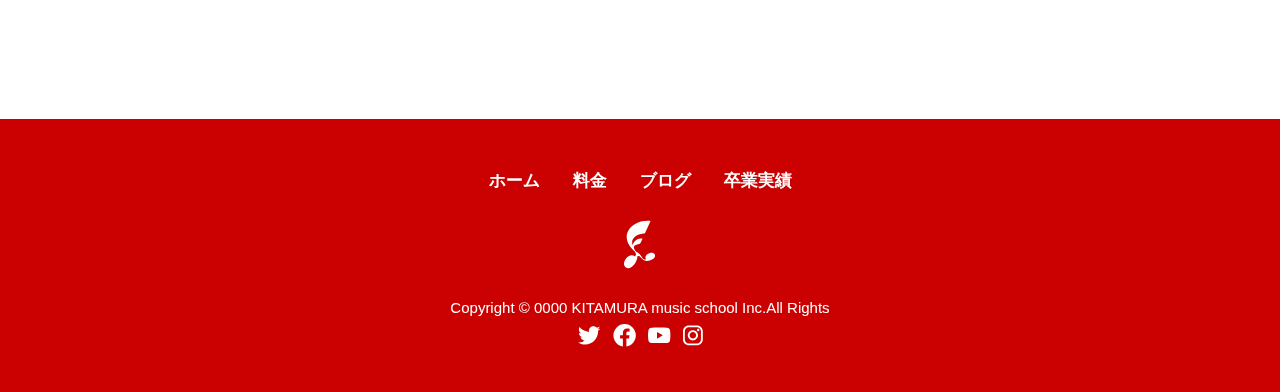
<file: blog_list.html>
<!DOCTYPE html>
<html lang="ja">
    <head>
        <meta charset="UTF-8">
        <meta name="viewport" content="width=device-width, initial-scale=1.0">
        <title>きたむらミュージックスクール</title>
        <link rel="icon" href="image/top/logo_header.svg">

        <meta property="og:title" content="きたむらミュージック | 「音楽で生きる」を叶えるミュージックスクール">
        <meta property="og:type" content="website">
        <meta property="og:url" content="https://orange-david.com/middle-class-upper/">
        <link rel="canonical" href="https://orange-david.com/middle-class-upper/">
        <meta property="og:image" content="https://orange-david.com/middle-class-upper/image/top/image_top_fv.jpeg">
        <meta property="og:site_name" content="きたむらミュージックスクール">
        <meta property="og:description" content="全人類、ミュージシャン計画。私たちは音楽を愛するすべての人が、音楽に熱狂できる世界を目指しています。">
        
        <link rel="stylesheet" type="text/css" href="css/style.css">
    </head>
    <body>
		<div id="container">
			<header class="header">
                <div class="header-content">
                    <div class="header__title">
                        <a href="index.html" class="header__title-link">
                            <div class="header__title-text">
                                きたむら<br class="sp_none"><span>ミュージックスクール</span>
                            </div>
                        </a>
                    </div>
                    <div class="header__nav sp_none">
                        <nav>
                            <ul>
                                <li><a href="plan.html" class="header__nav-link">料金</a><span></span></li>
                                <li><a href="blog_list.html" class="header__nav-link">ブログ</a><span></span></li>
                                <li><a href="result_list.html" class="header__nav-link">卒業実績</a><span></span></li>
                                <li><a href="contact_form.html" class="c-btn btn-header">お問い合わせ</a></li>
                            </ul>
                        </nav>
                    </div>    
                    <!-- hamburger menu -->
                    <button id="hamburger-block" class="hamburger hamburger-trigger pc_none">
                        <span class="hamburger-line"></span>
                    </button>
                      
                    <div class="hamburger-menu pc_none">
                        <nav>
                            <ul>
                                <li><a href="plan.html">料金</a></li>
                                <li><a href="blog_list.html">ブログ</a></li>
                                <li><a href="result_list.html">卒業実績</a></li>
                            </ul>
                        </nav>
                    </div>

                    <div id="hamburger-bg" class="hamburger-bg hamburger-trigger pc_none"></div>
                </div>

            </header>
		    <main class="blog-list header-padding">
                <section class="blog-list__view c-view" id="first-view">
                    <div class="blog-list__view-image c-view-image">
                        <picture>
                            <source srcset="image/blog/image_blog_about.jpeg" media="(min-width: 768px)">
                            <img src="image/blog/image_blog_about_sp.jpeg" alt="ブログ">
                        </picture>
                    </div>
                    <h1 class="blog-list__view-text c-view-text">ブログ</h1>
                </section>
                <section class="blog-list__band c-band">
                    <div class="inner">
                        <div class="c-band-text"><a href="index.html">ホーム</a>&emsp;&gt;&emsp;&nbsp;ブログ</div>
                    </div>
                </section>
                <div class="inner">
                    <section class="blog-blog-list__main">
                        <h2 class="blog-blog-list__main-title c-text-center">ブログ一覧</h2>
                        <!-- items -->
                        <div class="blog-blog-list__main-items blog-blog__items">
                            <!-- card -->
                            <a href="blog_details.html" class="blog-blog__items-card  blog-blog__card c-blog__card">
                                <div class="blog-blog__card-image">
                                    <picture>
                                        <source srcset="image/blog/image_blog01.jpeg" media="(min-width: 768px)">
                                        <img src="image/blog/image_blog01_sp.jpeg" alt="きたむらミュージックスクール">
                                    </picture>
                                </div>
                                <span class="c-btn c-blog__card-btn blog-blog__card-btn">ギター</span>
                                <div class="blog-blog__card-text">
                                    <h3>アルペジオが劇的に向上する3つの習慣</h3>
                                    <time datetime="2024-01-01">2024.01.01</time>
                                    <p>本文が入ります。本文が入ります。本文が入ります。本文が入ります。本文が入ります。本文が入ります。本文が入ります。本文が入ります。本文が入ります。本文が入ります。本文が入ります。本文が入ります。</p>
                                </div>
                            </a>

                            <a href="blog_details.html" class="blog-blog__items-card  blog-blog__card c-blog__card">
                                <div class="blog-blog__card-image">
                                    <picture>
                                        <source srcset="image/blog/image_blog02.jpeg" media="(min-width: 768px)">
                                        <img src="image/blog/image_blog02_sp.jpeg" alt="きたむらミュージックスクール">
                                    </picture>
                                </div>
                                <span class="c-btn c-blog__card-btn blog-blog__card-btn">集客方法</span>
                                <div class="blog-blog__card-text">
                                    <h3>集客してる間は売れないという法則</h3>
                                    <time datetime="2024-01-01">2024.01.01</time>
                                    <p>本文が入ります。本文が入ります。本文が入ります。本文が入ります。本文が入ります。本文が入ります。本文が入ります。本文が入ります。本文が入ります。本文が入ります。本文が入ります。本文が入ります。</p>
                                </div>
                            </a>

                            <a href="blog_details.html" class="blog-blog__items-card  blog-blog__card c-blog__card">
                                <div class="blog-blog__card-image">
                                    <picture>
                                        <source srcset="image/blog/image_blog03.jpeg" media="(min-width: 768px)">
                                        <img src="image/blog/image_blog03_sp.jpeg" alt="きたむらミュージックスクール">
                                    </picture>
                                </div>
                                <span class="c-btn c-blog__card-btn blog-blog__card-btn">SNS</span>
                                <div class="blog-blog__card-text">
                                    <h3>フォロワーではなくファンを増やせとは？</h3>
                                    <time datetime="2024-01-01">2024.01.01</time>
                                    <p>本文が入ります。本文が入ります。本文が入ります。本文が入ります。本文が入ります。本文が入ります。本文が入ります。本文が入ります。本文が入ります。本文が入ります。本文が入ります。本文が入ります。</p>
                                </div>
                            </a>

                            <a href="blog_details.html" class="blog-blog__items-card  blog-blog__card c-blog__card">
                                <div class="blog-blog__card-image">
                                    <picture>
                                        <source srcset="image/blog/image_blog04.jpeg" media="(min-width: 768px)">
                                        <img src="image/blog/image_blog04_sp.jpeg" alt="きたむらミュージックスクール">
                                    </picture>
                                </div>
                                <span class="c-btn c-blog__card-btn blog-blog__card-btn">ギター</span>
                                <div class="blog-blog__card-text">
                                    <h3>アルペジオが劇的に向上する3つの習慣</h3>
                                    <time datetime="2024-01-01">2024.01.01</time>
                                    <p>本文が入ります。本文が入ります。本文が入ります。本文が入ります。本文が入ります。本文が入ります。本文が入ります。本文が入ります。本文が入ります。本文が入ります。本文が入ります。本文が入ります。</p>
                                </div>
                            </a>

                            <a href="blog_details.html" class="blog-blog__items-card  blog-blog__card c-blog__card">
                                <div class="blog-blog__card-image">
                                    <picture>
                                        <source srcset="image/blog/image_blog05.jpeg" media="(min-width: 768px)">
                                        <img src="image/blog/image_blog05_sp.jpeg" alt="きたむらミュージックスクール">
                                    </picture>
                                </div>
                                <span class="c-btn c-blog__card-btn blog-blog__card-btn">集客方法</span>
                                <div class="blog-blog__card-text">
                                    <h3>集客してる間は売れないという法則</h3>
                                    <time datetime="2024-01-01">2024.01.01</time>
                                    <p>本文が入ります。本文が入ります。本文が入ります。本文が入ります。本文が入ります。本文が入ります。本文が入ります。本文が入ります。本文が入ります。本文が入ります。本文が入ります。本文が入ります。</p>
                                </div>
                            </a>

                            <a href="blog_details.html" class="blog-blog__items-card  blog-blog__card c-blog__card">
                                <div class="blog-blog__card-image">
                                    <picture>
                                        <source srcset="image/blog/image_blog06.jpeg" media="(min-width: 768px)">
                                        <img src="image/blog/image_blog06_sp.jpeg" alt="きたむらミュージックスクール">
                                    </picture>
                                </div>
                                <span class="c-btn c-blog__card-btn blog-blog__card-btn">SNS</span>
                                <div class="blog-blog__card-text">
                                    <h3>フォロワーではなくファンを増やせとは？</h3>
                                    <time datetime="2024-01-01">2024.01.01</time>
                                    <p>本文が入ります。本文が入ります。本文が入ります。本文が入ります。本文が入ります。本文が入ります。本文が入ります。本文が入ります。本文が入ります。本文が入ります。本文が入ります。本文が入ります。</p>
                                </div>
                            </a>

                            <a href="blog_details.html" class="blog-blog__items-card  blog-blog__card c-blog__card">
                                <div class="blog-blog__card-image">
                                    <picture>
                                        <source srcset="image/blog/image_blog07.jpeg" media="(min-width: 768px)">
                                        <img src="image/blog/image_blog07_sp.jpeg" alt="きたむらミュージックスクール">
                                    </picture>
                                </div>
                                <span class="c-btn c-blog__card-btn blog-blog__card-btn">ギター</span>
                                <div class="blog-blog__card-text">
                                    <h3>アルペジオが劇的に向上する3つの習慣</h3>
                                    <time datetime="2024-01-01">2024.01.01</time>
                                    <p>本文が入ります。本文が入ります。本文が入ります。本文が入ります。本文が入ります。本文が入ります。本文が入ります。本文が入ります。本文が入ります。本文が入ります。本文が入ります。本文が入ります。</p>
                                </div>
                            </a>

                            <a href="blog_details.html" class="blog-blog__items-card  blog-blog__card c-blog__card">
                                <div class="blog-blog__card-image">
                                    <picture>
                                        <source srcset="image/blog/image_blog08.jpeg" media="(min-width: 768px)">
                                        <img src="image/blog/image_blog08_sp.jpeg" alt="きたむらミュージックスクール">
                                    </picture>
                                </div>
                                <span class="c-btn c-blog__card-btn blog-blog__card-btn">集客方法</span>
                                <div class="blog-blog__card-text">
                                    <h3>集客してる間は売れないという法則</h3>
                                    <time datetime="2024-01-01">2024.01.01</time>
                                    <p>本文が入ります。本文が入ります。本文が入ります。本文が入ります。本文が入ります。本文が入ります。本文が入ります。本文が入ります。本文が入ります。本文が入ります。本文が入ります。本文が入ります。</p>
                                </div>
                            </a>

                            <a href="blog_details.html" class="blog-blog__items-card  blog-blog__card c-blog__card">
                                <div class="blog-blog__card-image">
                                    <picture>
                                        <source srcset="image/blog/image_blog09.jpeg" media="(min-width: 768px)">
                                        <img src="image/blog/image_blog09_sp.jpeg" alt="きたむらミュージックスクール">
                                    </picture>
                                </div>
                                <span class="c-btn c-blog__card-btn blog-blog__card-btn">SNS</span>
                                <div class="blog-blog__card-text">
                                    <h3>フォロワーではなくファンを増やせとは？</h3>
                                    <time datetime="2024-01-01">2024.01.01</time>
                                    <p>本文が入ります。本文が入ります。本文が入ります。本文が入ります。本文が入ります。本文が入ります。本文が入ります。本文が入ります。本文が入ります。本文が入ります。本文が入ります。本文が入ります。</p>
                                </div>
                            </a>

                            <a href="blog_details.html" class="blog-blog__items-card  blog-blog__card c-blog__card">
                                <div class="blog-blog__card-image">
                                    <picture>
                                        <source srcset="image/blog/image_blog10.jpeg" media="(min-width: 768px)">
                                        <img src="image/blog/image_blog10_sp.jpeg" alt="きたむらミュージックスクール">
                                    </picture>
                                </div>
                                <span class="c-btn c-blog__card-btn blog-blog__card-btn">ギター</span>
                                <div class="blog-blog__card-text">
                                    <h3>アルペジオが劇的に向上する3つの習慣</h3>
                                    <time datetime="2024-01-01">2024.01.01</time>
                                    <p>本文が入ります。本文が入ります。本文が入ります。本文が入ります。本文が入ります。本文が入ります。本文が入ります。本文が入ります。本文が入ります。本文が入ります。本文が入ります。本文が入ります。</p>
                                </div>
                            </a>

                        </div>
                        <!-- 遷移ボタン -->
                        <nav class="blog-blog-list__pagination c-pagination">
                            <ul class="c-pagination-list">
                                <li class="c-pagination-item is-current"><a href="#">1</a></li>
                                <li class="c-pagination-item"><a href="#">2</a></li>
                                <li class="c-pagination-item"><a href="#">3</a></li>
                                <li class="c-pagination-item c-pagination-dots">…</li>
                                <li class="c-pagination-item"><a href="#">9</a></li>
                            </ul>
                        </nav>
                        
                    </section>
                    
                </div>
            </main>
		    <footer class="footer c-bg-red c-text-center">
                <div class="footer__nav">
                    <ul>
                        <li><a href="index.html">ホーム</a></li>
                        <li><a href="plan.html">料金</a></li>
                        <li><a href="blog_list.html">ブログ</a></li>
                        <li><a href="result_list.html">卒業実績</a></li>
                    </ul>
                </div>
                <a href="#" class="footer__logo">
                    <img src="image/top/logo_top_footer.svg" alt="きたむらミュージックスクール">
                </a>
                <div class="footer__copyright">
                    <p>Copyright © 0000 KITAMURA music school Inc.<br class="pc_none">All Rights</p>
                </div>
                <div class="footer__sns">
                    <ul>
                        <li><a href="#"><img src="image/top/logo_footer-twitter.svg" alt="Twitter"></a></li>
                        <li><a href="#"><img src="image/top/logo_footer-facebook.svg" alt="Facebook"></a></li>
                        <li><a href="#"><img src="image/top/logo_footer-youtube.svg" alt="YouTube"></a></li>
                        <li><a href="#"><img src="image/top/logo_footer-instagram.svg" alt="Instagram"></a></li>
                    </ul>
                </div>
            </footer>
            <div id="upper-arrow1" class="upper-arrow">
                <a href="#">
                    <picture>
                        <img src="image/top/logo_arrow.svg" alt="upper-arrow">
                    </picture>
                </a>
            </div>
            
            <div id="contact-btn" class="top__contact contact">
                <a href="contact_form.html" class="c-btn btn-contact">お問い合わせ</a>
            </div>
		</div>
        <script src="https://ajax.googleapis.com/ajax/libs/jquery/3.7.1/jquery.min.js"></script>
        <!-- slick読み込み -->
        <script type="text/javascript" src="js/slick.min.js"></script>
        <script src="js/main.js"></script>
    </body>
</html>
</file>
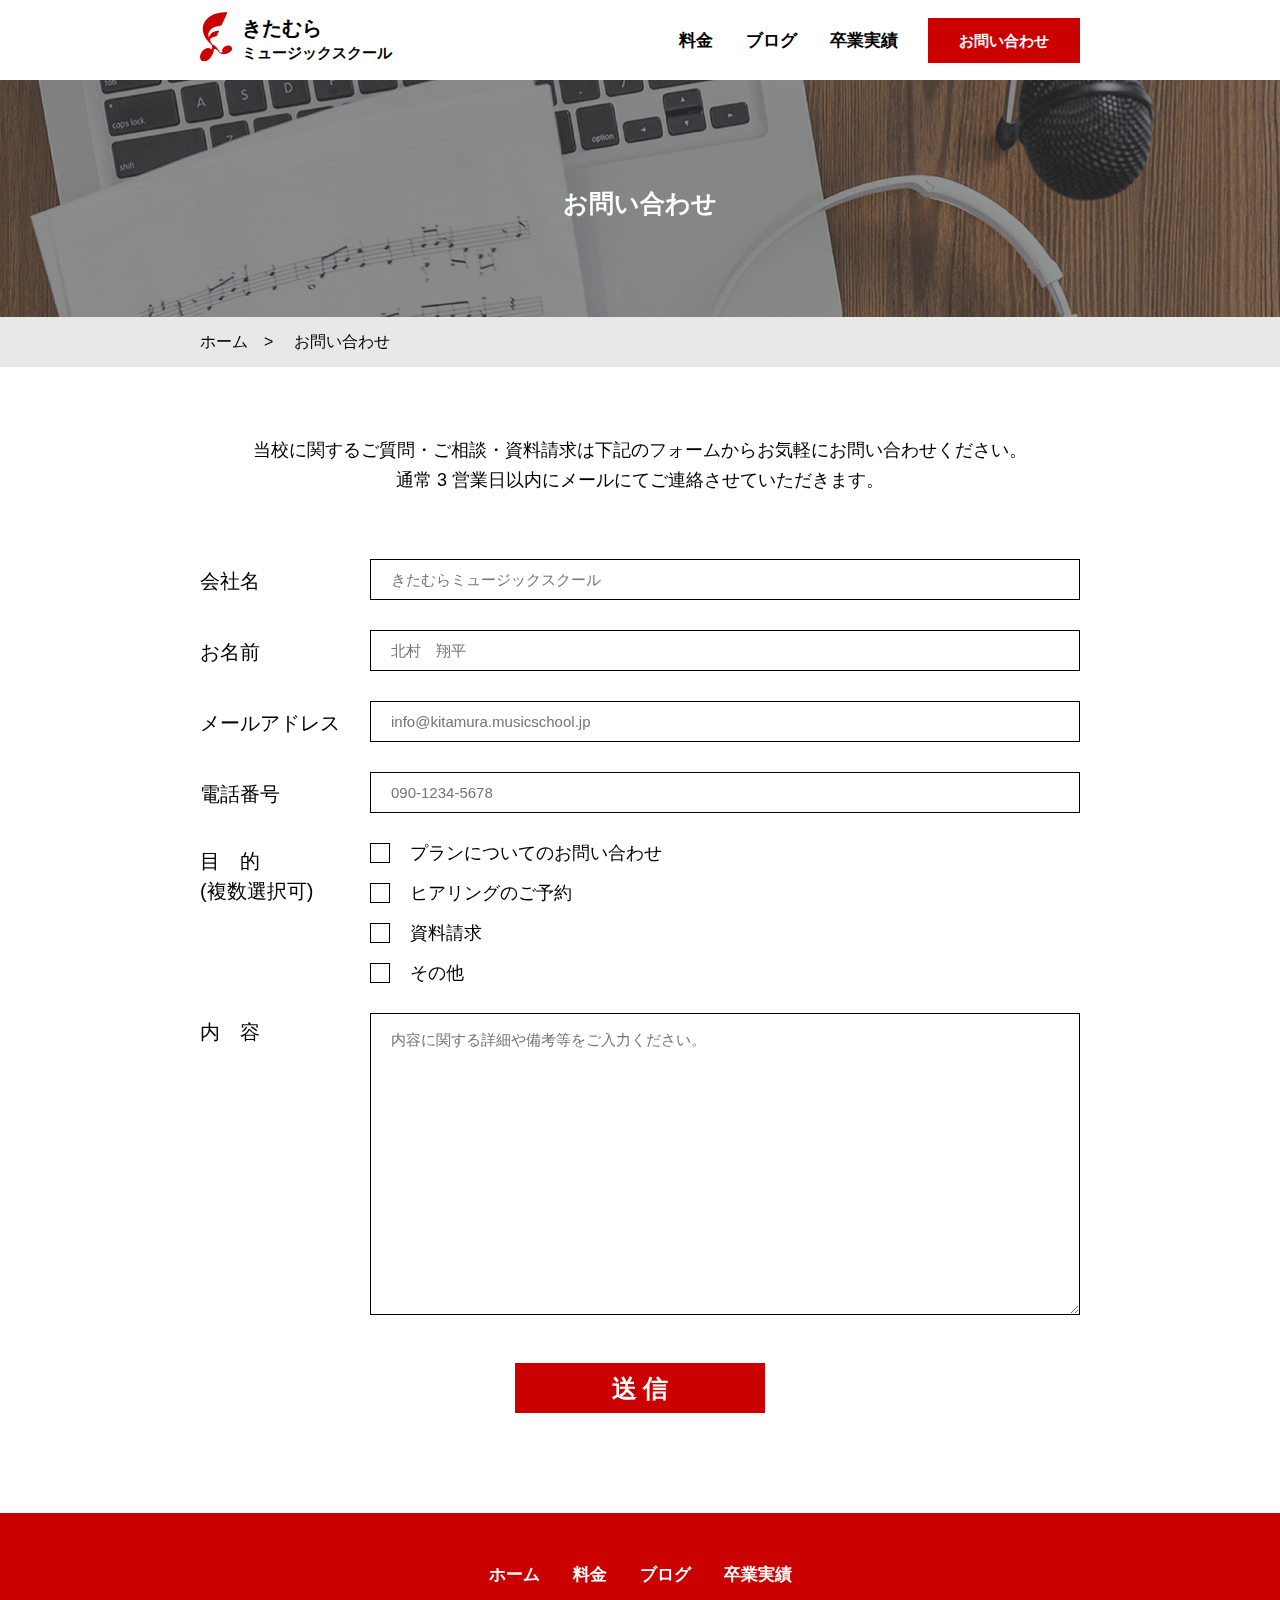
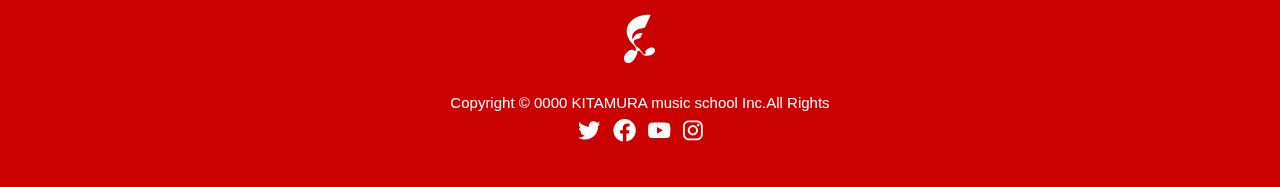
<file: contact_form.html>
<!DOCTYPE html>
<html lang="ja">
    <head>
        <meta charset="UTF-8">
        <meta name="viewport" content="width=device-width, initial-scale=1.0">
        <title>きたむらミュージックスクール</title>
        <link rel="icon" href="image/top/logo_header.svg">

        <meta property="og:title" content="きたむらミュージック | 「音楽で生きる」を叶えるミュージックスクール">
        <meta property="og:type" content="website">
        <meta property="og:url" content="https://orange-david.com/middle-class-upper/">
        <link rel="canonical" href="https://orange-david.com/middle-class-upper/">
        <meta property="og:image" content="https://orange-david.com/middle-class-upper/image/top/image_top_fv.jpeg">
        <meta property="og:site_name" content="きたむらミュージックスクール">
        <meta property="og:description" content="全人類、ミュージシャン計画。私たちは音楽を愛するすべての人が、音楽に熱狂できる世界を目指しています。">
        
        <link rel="stylesheet" href="https://cdnjs.cloudflare.com/ajax/libs/font-awesome/6.5.2/css/all.min.css" integrity="sha512-SnH5WK+bZxgPHs44uWIX+LLJAJ9/2PkPKZ5QiAj6Ta86w+fsb2TkcmfRyVX3pBnMFcV7oQPJkl9QevSCWr3W6A==" crossorigin="anonymous" referrerpolicy="no-referrer" />
        <link rel="stylesheet" type="text/css" href="css/slick.css">
        <link rel="stylesheet" type="text/css" href="css/style.css">
    </head>
    <body>
		<div id="container">
			<header class="header">
                <div class="header-content">
                    <div class="header__title">
                        <a href="index.html" class="header__title-link">
                            <div class="header__title-text">
                                きたむら<br class="sp_none"><span>ミュージックスクール</span>
                            </div>
                        </a>
                    </div>
                    <div class="header__nav sp_none">
                        <nav>
                            <ul>
                                <li><a href="plan.html" class="header__nav-link">料金</a><span></span></li>
                                <li><a href="blog_list.html" class="header__nav-link">ブログ</a><span></span></li>
                                <li><a href="result_list.html" class="header__nav-link">卒業実績</a><span></span></li>
                                <li><a href="contact_form.html" class="c-btn btn-header">お問い合わせ</a></li>
                            </ul>
                        </nav>
                    </div>    
                    <!-- hamburger menu -->
                    <button id="hamburger-block" class="hamburger hamburger-trigger pc_none">
                        <span class="hamburger-line"></span>
                    </button>
                      
                    <div class="hamburger-menu pc_none">
                        <nav>
                            <ul>
                                <li><a href="plan.html">料金</a></li>
                                <li><a href="blog_list.html">ブログ</a></li>
                                <li><a href="result_list.html">卒業実績</a></li>
                            </ul>
                        </nav>
                    </div>

                    <div id="hamburger-bg" class="hamburger-bg hamburger-trigger pc_none"></div>
                </div>

            </header>
		    <main class="contact-form header-padding">
                <section class="contact-form__view c-view" id="first-view">
                    <div class="contact-form__view-image c-view-image">
                        <picture>
                            <source srcset="image/contact/image_contact_about.jpeg" media="(min-width: 768px)">
                            <img src="image/contact/image_contact_about_sp.jpeg" alt="お問い合わせ">
                        </picture>
                    </div>
                    <h1 class="contact-form__view-text c-view-text">お問い合わせ</h1>
                </section>
                <div class="contact-form__band c-band">
                    <div class="inner">
                        <div class="c-band-text"><a href="index.html">ホーム</a>&emsp;&gt;&emsp;&nbsp;お問い合わせ</div>
                    </div>
                </div>
                <section class="contact-form-main">
                    <div class="inner">

                        <div class="contact-form-text">
                            <p>
                                当校に関するご質問・ご相談・資料請求は下記のフォームからお気軽にお問い合わせください。<br>
                                通常 3 営業日以内にメールにてご連絡させていただきます。
                            </p>
                        </div>

                        <div class="contact-form-items form__items">
                            <form action="contact_send.html" method="get">
                                <!-- 会社名 -->
                                <div class="form__items-company form__items-flex">
                                    <div class="form__items-left">
                                        <label for="company">会社名</label>
                                    </div>
                                    <div class="form__items-right">
                                        <input type="text" id="company" name="company" placeholder="きたむらミュージックスクール">
                                    </div>
                                </div>

                                <!-- お名前 -->
                                <div class="form__items-name form__items-flex">
                                    <div class="form__items-left">
                                        <label for="name">お名前</label>
                                    </div>
                                    <div class="form__items-right">
                                        <input type="text" id="name" name="name" placeholder="北村　翔平">
                                    </div>
                                </div>

                                <!-- メールアドレス -->
                                <div class="form__items-email form__items-flex">
                                    <div class="form__items-left">
                                        <label for="email">メールアドレス</label>
                                    </div>
                                    <div class="form__items-right">
                                        <input type="email" id="email" name="email" placeholder="info@kitamura.musicschool.jp">
                                    </div>
                                </div>

                                <!-- 電話番号 -->
                                <div class="form__items-tel form__items-flex">
                                    <div class="form__items-left">
                                        <label for="tel">電話番号</label>
                                    </div>
                                    <div class="form__items-right">
                                        <input type="tel" id="tel" name="tel" placeholder="090-1234-5678">
                                    </div>
                                </div>
                                
                                <!-- 質問 -->
                                <div class="form__items-question form__items-flex">
                                    <div class="form__items-left">
                                        <label>
                                            目&emsp;的&emsp;<br class="sp_none">
                                            (複数選択可)
                                        </label>
                                    </div>
                                    <div class="form__items-right">
                                        <div class="form__items-checkbox">
                                            <label>
                                                <input type="checkbox" name="question" value="プランについてのお問い合わせ">
                                                <span>プランについてのお問い合わせ</span>
                                            </label>
                                            <label>
                                                <input type="checkbox" name="question" value="ヒアリングのご予約">
                                                <span>ヒアリングのご予約</span>
                                            </label>
                                            <label>
                                                <input type="checkbox" name="question" value="資料請求">
                                                <span>資料請求</span>
                                            </label>
                                            <label>
                                                <input type="checkbox" name="question" value="その他">
                                                <span>その他</span>
                                            </label>
                                        </div>
                                    </div>
                                </div>

                                <!-- 内容 -->
                                <div class="form__items-content form__items-flex">
                                    <div class="form__items-left">
                                        <label for="contact-content">内&emsp;容</label>
                                    </div>
                                    <div class="form__items-right">
                                        <textarea name="contact-content" id="contact-content" placeholder="内容に関する詳細や備考等をご入力ください。"></textarea>
                                    </div>
                                </div>

                                <!-- 送信ボタン -->
                                <button type="submit" class="c-btn btn-contact-form c-text-center">送&nbsp;信</button>
                                
                            </form> 

                        </div>
                        
                    </div>
                </section>
            </main>
		    <footer class="footer c-bg-red c-text-center">
                <div class="footer__nav">
                    <ul>
                        <li><a href="index.html">ホーム</a></li>
                        <li><a href="plan.html">料金</a></li>
                        <li><a href="blog_list.html">ブログ</a></li>
                        <li><a href="result_list.html">卒業実績</a></li>
                    </ul>
                </div>
                <a href="#" class="footer__logo">
                    <img src="image/top/logo_top_footer.svg" alt="きたむらミュージックスクール">
                </a>
                <div class="footer__copyright">
                    <p>Copyright © 0000 KITAMURA music school Inc.<br class="pc_none">All Rights</p>
                </div>
                <div class="footer__sns">
                    <ul>
                        <li><a href="#"><img src="image/top/logo_footer-twitter.svg" alt="Twitter"></a></li>
                        <li><a href="#"><img src="image/top/logo_footer-facebook.svg" alt="Facebook"></a></li>
                        <li><a href="#"><img src="image/top/logo_footer-youtube.svg" alt="YouTube"></a></li>
                        <li><a href="#"><img src="image/top/logo_footer-instagram.svg" alt="Instagram"></a></li>
                    </ul>
                </div>
            </footer>
            <div id="upper-arrow2" class="upper-arrow u-upper-arrow-contact">
                <a href="#">
                    <picture>
                        <img src="image/top/logo_arrow.svg" alt="upper-arrow">
                    </picture>
                </a>
            </div>
		</div>
        <script src="https://ajax.googleapis.com/ajax/libs/jquery/3.7.1/jquery.min.js"></script>
        <!-- slick読み込み -->
        <script type="text/javascript" src="js/slick.min.js"></script>
        <script src="js/main.js"></script>
    </body>
</html>
</file>
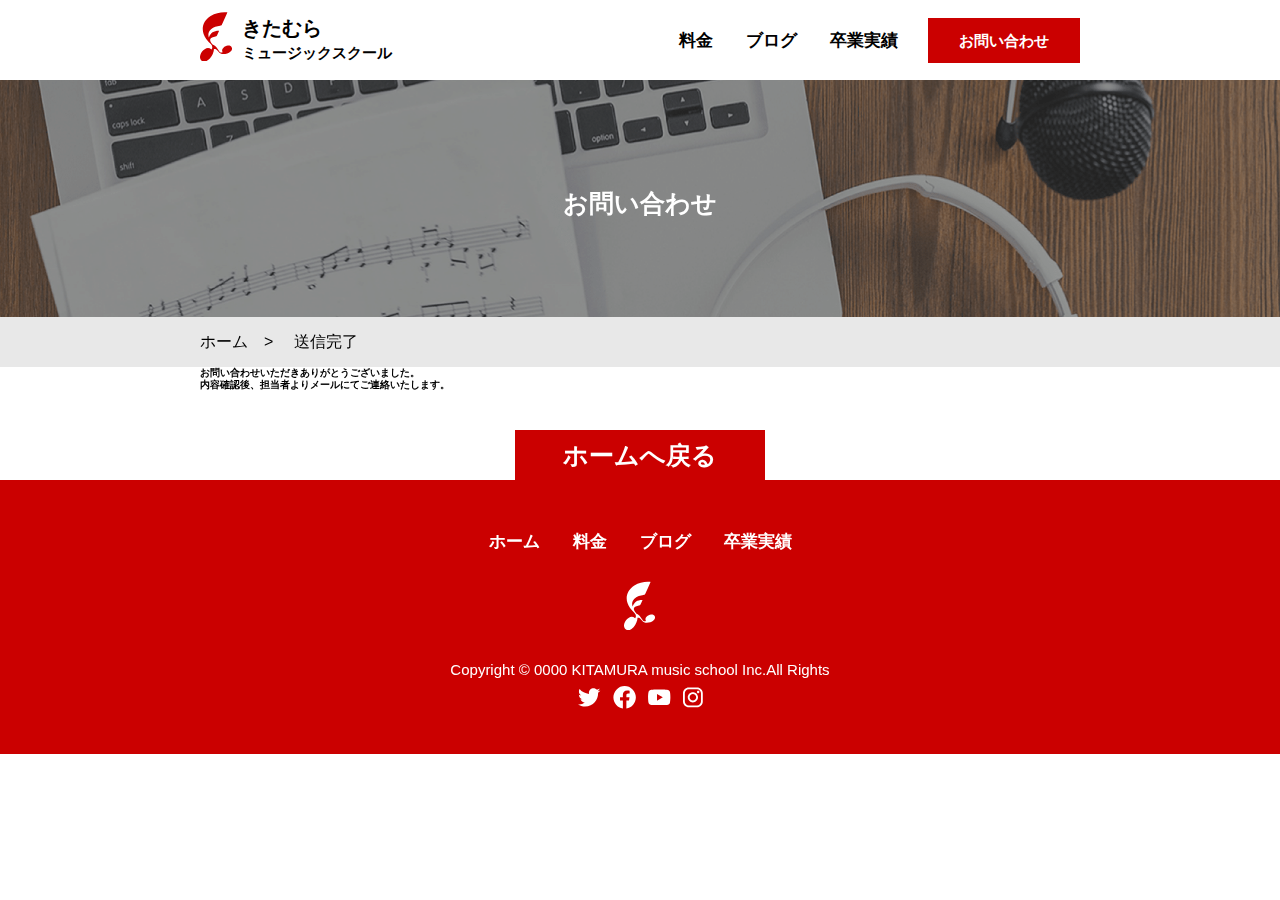
<file: contact_send.html>
<!DOCTYPE html>
<html lang="ja">
    <head>
        <meta charset="UTF-8">
        <meta name="viewport" content="width=device-width, initial-scale=1.0">
        <title>きたむらミュージックスクール</title>
        <link rel="icon" href="image/top/logo_header.svg">

        <meta property="og:title" content="きたむらミュージック | 「音楽で生きる」を叶えるミュージックスクール">
        <meta property="og:type" content="website">
        <meta property="og:url" content="https://orange-david.com/middle-class-upper/">
        <link rel="canonical" href="https://orange-david.com/middle-class-upper/">
        <meta property="og:image" content="https://orange-david.com/middle-class-upper/image/top/image_top_fv.jpeg">
        <meta property="og:site_name" content="きたむらミュージックスクール">
        <meta property="og:description" content="全人類、ミュージシャン計画。私たちは音楽を愛するすべての人が、音楽に熱狂できる世界を目指しています。">
        
        <link rel="stylesheet" href="https://cdnjs.cloudflare.com/ajax/libs/font-awesome/6.5.2/css/all.min.css" integrity="sha512-SnH5WK+bZxgPHs44uWIX+LLJAJ9/2PkPKZ5QiAj6Ta86w+fsb2TkcmfRyVX3pBnMFcV7oQPJkl9QevSCWr3W6A==" crossorigin="anonymous" referrerpolicy="no-referrer" />
        <link rel="stylesheet" type="text/css" href="css/style.css">
    </head>
    <body>
		<div id="container">
			<header class="header">
                <div class="header-content">
                    <div class="header__title">
                        <a href="index.html" class="header__title-link">
                            <div class="header__title-text">
                                きたむら<br class="sp_none"><span>ミュージックスクール</span>
                            </div>
                        </a>
                    </div>
                    <div class="header__nav sp_none">
                        <nav>
                            <ul>
                                <li><a href="plan.html" class="header__nav-link">料金</a><span></span></li>
                                <li><a href="blog_list.html" class="header__nav-link">ブログ</a><span></span></li>
                                <li><a href="result_list.html" class="header__nav-link">卒業実績</a><span></span></li>
                                <li><a href="contact_form.html" class="c-btn btn-header">お問い合わせ</a></li>
                            </ul>
                        </nav>
                    </div>    
                    <!-- hamburger menu -->
                    <button id="hamburger-block" class="hamburger hamburger-trigger pc_none">
                        <span class="hamburger-line"></span>
                    </button>
                      
                    <div class="hamburger-menu pc_none">
                        <nav>
                            <ul>
                                <li><a href="plan.html">料金</a></li>
                                <li><a href="blog_list.html">ブログ</a></li>
                                <li><a href="result_list.html">卒業実績</a></li>
                            </ul>
                        </nav>
                    </div>

                    <div id="hamburger-bg" class="hamburger-bg hamburger-trigger pc_none"></div>
                </div>

            </header>
		    <main class="contact-form header-padding">
                <section class="contact-form__view c-view" id="first-view">
                    <div class="contact-form__view-image c-view-image">
                        <picture>
                            <source srcset="image/contact/image_contact_about.jpeg" media="(min-width: 768px)">
                            <img src="image/contact/image_contact_about_sp.jpeg" alt="お問い合わせ">
                        </picture>
                    </div>
                    <h1 class="contact-form__view-text c-view-text">お問い合わせ</h1>
                </section>
                <div class="contact-form__band c-band">
                    <div class="inner">
                        <div class="c-band-text"><a href="index.html">ホーム</a>&emsp;&gt;&emsp;&nbsp;送信完了</div>
                    </div>
                </div>

                <div class="inner">

                    <div class="contact-send-text">
                        <p>
                            お問い合わせいただきありがとうございました。<br>
                            内容確認後、担当者よりメールにてご連絡いたします。
                        </p>
                    </div>

                    

                    <!-- 送信ボタン -->
                    <a href="index.html" class="c-btn btn-contact-send c-text-center">ホームへ戻る</a>
                    
                </div>
         
            </main>
		    <footer class="footer c-bg-red c-text-center">
                <div class="footer__nav">
                    <ul>
                        <li><a href="index.html">ホーム</a></li>
                        <li><a href="plan.html">料金</a></li>
                        <li><a href="blog_list.html">ブログ</a></li>
                        <li><a href="result_list.html">卒業実績</a></li>
                    </ul>
                </div>
                <a href="#" class="footer__logo">
                    <img src="image/top/logo_top_footer.svg" alt="きたむらミュージックスクール">
                </a>
                <div class="footer__copyright">
                    <p>Copyright © 0000 KITAMURA music school Inc.<br class="pc_none">All Rights</p>
                </div>
                <div class="footer__sns">
                    <ul>
                        <li><a href="#"><img src="image/top/logo_footer-twitter.svg" alt="Twitter"></a></li>
                        <li><a href="#"><img src="image/top/logo_footer-facebook.svg" alt="Facebook"></a></li>
                        <li><a href="#"><img src="image/top/logo_footer-youtube.svg" alt="YouTube"></a></li>
                        <li><a href="#"><img src="image/top/logo_footer-instagram.svg" alt="Instagram"></a></li>
                    </ul>
                </div>
            </footer>
		</div>
        <script src="https://ajax.googleapis.com/ajax/libs/jquery/3.7.1/jquery.min.js"></script>
        <!-- slick読み込み -->
        <script type="text/javascript" src="js/slick.min.js"></script>
        <script src="js/main.js"></script>
    </body>
</html>
</file>
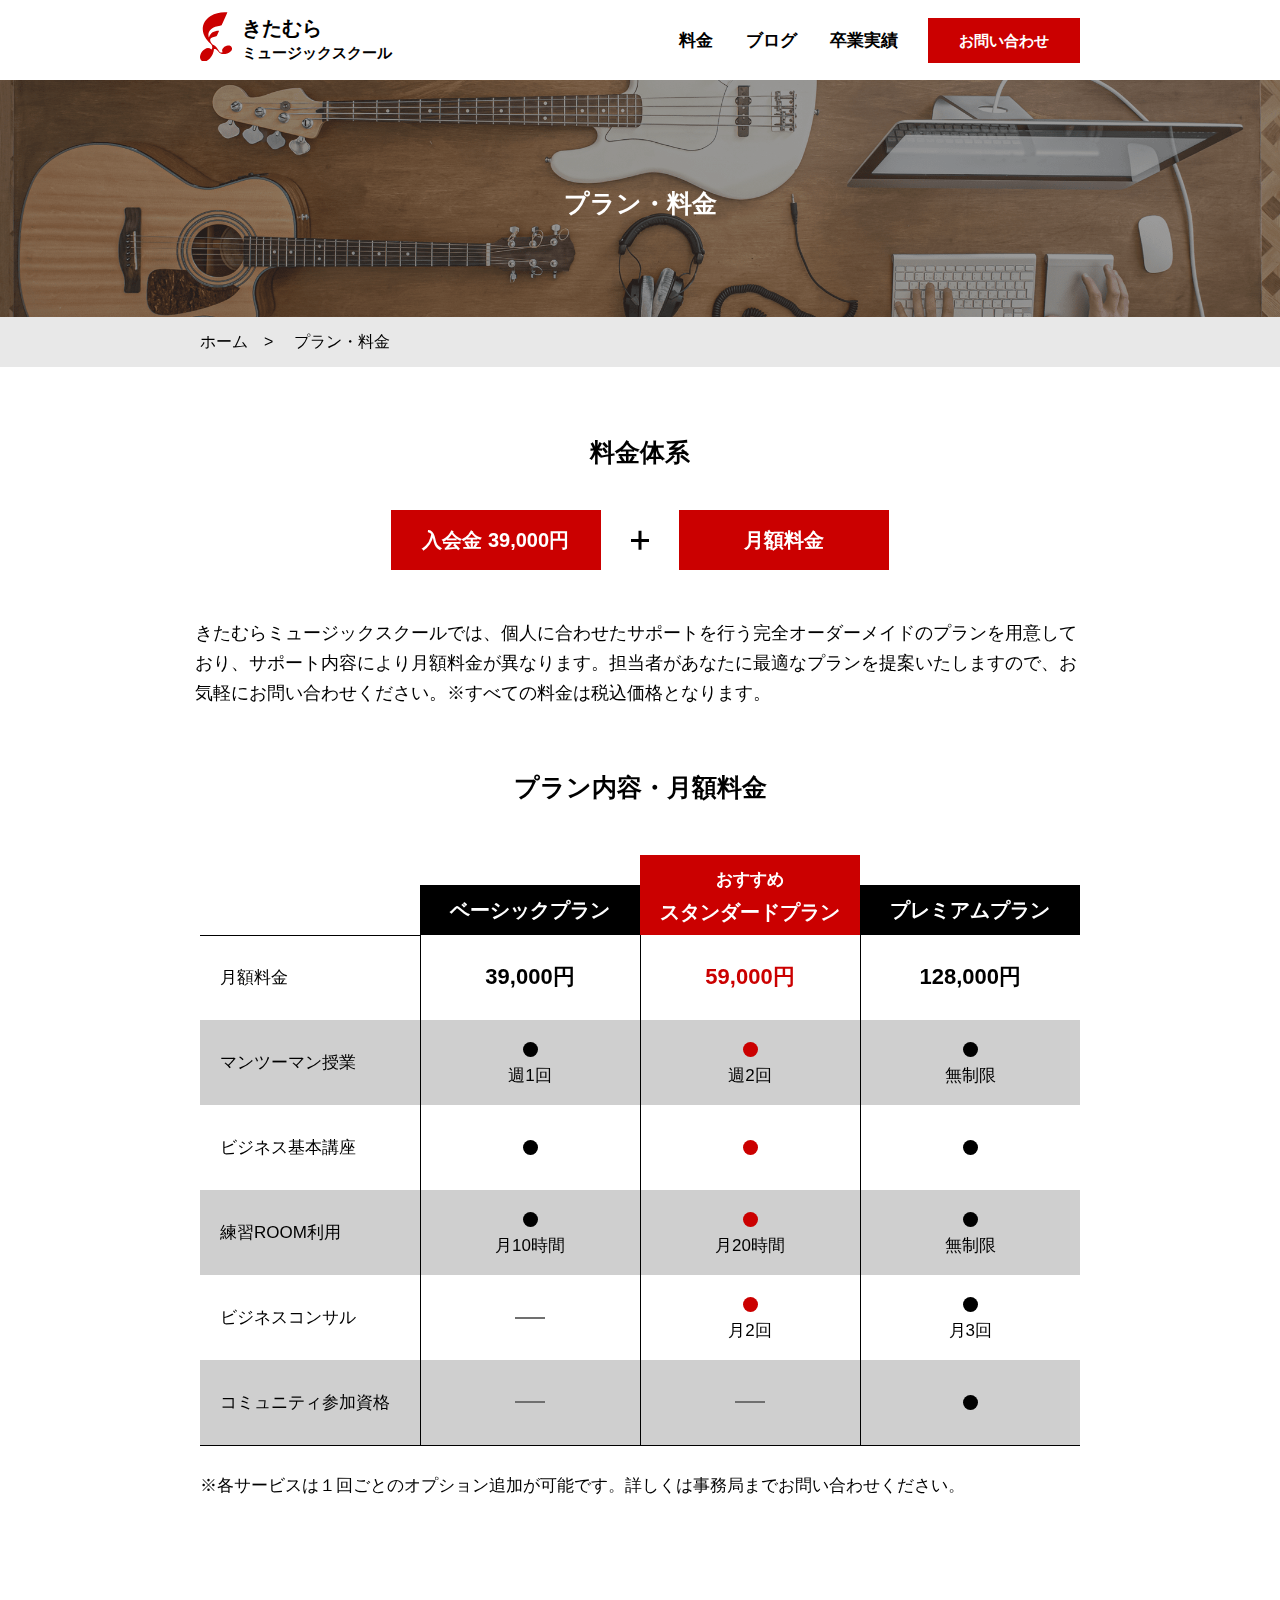
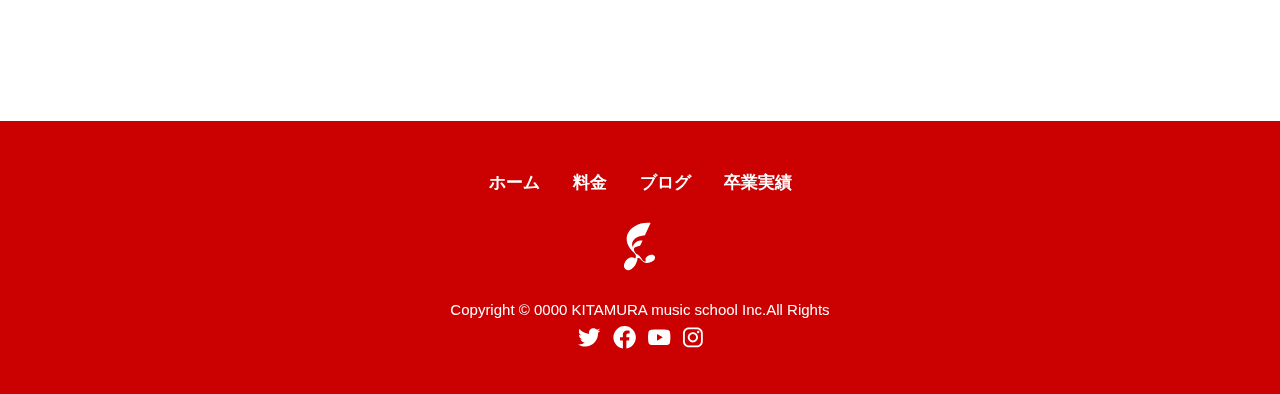
<file: plan.html>
<!DOCTYPE html>
<html lang="ja">
    <head>
        <meta charset="UTF-8">
        <meta name="viewport" content="width=device-width, initial-scale=1.0">
        <title>きたむらミュージックスクール</title>
        <link rel="icon" href="image/top/logo_header.svg">

        <meta property="og:title" content="きたむらミュージック | 「音楽で生きる」を叶えるミュージックスクール">
        <meta property="og:type" content="website">
        <meta property="og:url" content="https://orange-david.com/middle-class-upper/">
        <link rel="canonical" href="https://orange-david.com/middle-class-upper/">
        <meta property="og:image" content="https://orange-david.com/middle-class-upper/image/top/image_top_fv.jpeg">
        <meta property="og:site_name" content="きたむらミュージックスクール">
        <meta property="og:description" content="全人類、ミュージシャン計画。私たちは音楽を愛するすべての人が、音楽に熱狂できる世界を目指しています。">
        
        <link rel="stylesheet" type="text/css" href="css/style.css">
    </head>
    <body>
		<div id="container">
			<header class="header">
                <div class="header-content">
                    <div class="header__title">
                        <a href="index.html" class="header__title-link">
                            <div class="header__title-text">
                                きたむら<br class="sp_none"><span>ミュージックスクール</span>
                            </div>
                        </a>
                    </div>
                    <div class="header__nav sp_none">
                        <nav>
                            <ul>
                                <li><a href="plan.html" class="header__nav-link">料金</a><span></span></li>
                                <li><a href="blog_list.html" class="header__nav-link">ブログ</a><span></span></li>
                                <li><a href="result_list.html" class="header__nav-link">卒業実績</a><span></span></li>
                                <li><a href="contact_form.html" class="c-btn btn-header">お問い合わせ</a></li>
                            </ul>
                        </nav>
                    </div>    
                    <!-- hamburger menu -->
                    <button id="hamburger-block" class="hamburger hamburger-trigger pc_none">
                        <span class="hamburger-line"></span>
                    </button>
                      
                    <div class="hamburger-menu pc_none">
                        <nav>
                            <ul>
                                <li><a href="plan.html">料金</a></li>
                                <li><a href="blog_list.html">ブログ</a></li>
                                <li><a href="result_list.html">卒業実績</a></li>
                            </ul>
                        </nav>
                    </div>

                    <div id="hamburger-bg" class="hamburger-bg hamburger-trigger pc_none"></div>
                </div>

            </header>
		    <main class="plan header-padding">
                <section class="plan__view c-view" id="first-view">
                    <div class="plan__view-image c-view-image">
                        <picture>
                            <source srcset="image/plan/image_plan_about.jpeg" media="(min-width: 768px)">
                            <img src="image/plan/image_plan_about_sp.jpeg" alt="プラン">
                        </picture>
                    </div>
                    <h1 class="plan__view-text c-view-text">プラン・料金</h2>
                </section>
                <section class="plan__band c-band">
                    <div class="inner">
                        <div class="c-band-text"><a href="index.html">ホーム</a>&emsp;&gt;&emsp;&nbsp;プラン・料金</div>
                    </div>
                </section>
                <div class="inner">
                    <section class="plan__main">
                        <div class="plan__main-price plan__price-system">
                            <h2 class="c-text-center">料金体系</h2>
                            <div class="plan__price-system-btn price-system">
                                <div class="price-system__btn c-btn">入会金 39,000円</div>
                                <span></span>
                                <div class="price-system__btn c-btn">月額料金</div>
                            </div>
                            <div class="plan__price-system-text">
                                <p>きたむらミュージックスクールでは、個人に合わせたサポートを行う完全オーダーメイドのプランを用意しており、サポート内容により月額料金が異なります。担当者があなたに最適なプランを提案いたしますので、お気軽にお問い合わせください。※すべての料金は税込価格となります。</p>
                            </div>
                        </div>
                        <div class="plan__main-plan plan__plan">
                            <h2 class="c-text-center">プラン内容・月額料金</h2>

                            <div class="plan__table-scroll ">

                                <!-- table -->
                                <table class="plan__plan-table">

                                    <!-- ヘッダー-->
                                    <thead class="plan__table-header">
                                        <tr>
                                            <th rowspan="2" class="plan__table-cell plan__table-empty"></th>
                                            <th></th>
                                            <th rowspan="2" class="plan__table-cell plan__table-header c-bg-red plan__table-recommend">
                                                <h4><span>おすすめ</span><br>スタンダード<br class="pc_none">プラン</h4>
                                            </th>
                                            <th></th>
                                        </tr>
                                        <tr>
                                            <th class="plan__table-cell plan__table-header c-bg-black plan__table-normal">
                                                <h4>ベーシック<br class="pc_none">プラン</h4>
                                            </th>
                                            <th class="plan__table-cell plan__table-header c-bg-black plan__table-normal">
                                                <h4>プレミアム<br class="pc_none">プラン</h4>
                                            </th>
                                        </tr>
                                    </thead>

                                    <tbody class="plan__plan-table-body">
                                        <!-- ボディ-->

                                        <!-- 月額料金行 -->
                                        <tr class="plan__table-body">
                                            <th class="plan__table-title"><h5>月額料金</h5></th>
                                            <td class="plan__table-price"><h3>39,000円</h3></td>
                                            <td class="plan__table-price"><h3 class="c-font-red">59,000円</h3></td>
                                            <td class="plan__table-price"><h3>128,000円</h3></td>
                                        </tr>
                                        
                                        <!-- マンツーマン授業行 -->
                                        <tr class="bg-plan-gray">
                                            <th class="plan__table-title bg-plan-gray"><h6>マンツーマン授業</h6></th>
                                            <td class="bg-plan-gray u-plan-p">
                                                <div class="plan__table-ball-flex">
                                                    <span class="plan__table-ball plan__table-ball-black"></span>
                                                    <p>週1回</p>
                                                </div>
                                            </td>
                                            <td class="bg-plan-gray u-plan-p">
                                                <div class="plan__table-ball-flex">
                                                    <span class="plan__table-ball plan__table-ball-red"></span>
                                                    <p>週2回</p>
                                                </div>
                                            </td>
                                            <td class="bg-plan-gray u-plan-p">
                                                <div class="plan__table-ball-flex">
                                                    <span class="plan__table-ball plan__table-ball-black"></span>
                                                    <p>無制限</p>
                                                </div>
                                            </td>
                                        </tr>
                                        
                                        <!-- ビジネス基本講座行 -->
                                        <tr>
                                            <th class="plan__table-title"><h6>ビジネス基本講座</h6></th>
                                            <td>
                                                <div class="plan__table-ball-center">
                                                    <span class="plan__table-ball plan__table-ball-black"></span>
                                                </div>
                                            </td>
                                            <td>
                                                <div class="plan__table-ball-center">
                                                    <span class="plan__table-ball plan__table-ball-red"></span>
                                                </div>
                                            </td>
                                            <td>
                                                <div class="plan__table-ball-center">
                                                    <span class="plan__table-ball plan__table-ball-black"></span>
                                                </div>
                                            </td>
                                        </tr>
                                        
                                        <!-- 練習ROOM利用行 -->
                                        <tr class="bg-plan-gray">
                                            <th class="plan__table-title bg-plan-gray"><h6>練習ROOM利用</h6></th>
                                            <td class="bg-plan-gray u-plan-p">
                                                <div class="plan__table-ball-flex">
                                                    <span class="plan__table-ball plan__table-ball-black"></span>
                                                    <p>月10時間</p>
                                                </div>
                                            </td>
                                            <td class="bg-plan-gray u-plan-p">
                                                <div class="plan__table-ball-flex">
                                                    <span class="plan__table-ball plan__table-ball-red"></span>
                                                    <p>月20時間</p>
                                                </div>
                                            </td>
                                            <td class="bg-plan-gray u-plan-p">
                                                <div class="plan__table-ball-flex">
                                                    <span class="plan__table-ball plan__table-ball-black"></span>
                                                    <p>無制限</p>
                                                </div>
                                            </td>
                                        </tr>
                                        
                                        <!-- ビジネスコンサル行 -->
                                        <tr>
                                            <th class="plan__table-title"><h6>ビジネスコンサル</h6></th>
                                            <td>
                                                <div class="plan__table-border">
                                                    <span></span>
                                                </div>
                                            </td>
                                            <td class="u-plan-p">
                                                <div class="plan__table-ball-flex">
                                                    <span class="plan__table-ball plan__table-ball-red"></span>
                                                    <p>月2回</p>
                                                </div>
                                            </td>
                                            <td class="u-plan-p">
                                                <div class="plan__table-ball-flex">
                                                    <span class="plan__table-ball plan__table-ball-black"></span>
                                                    <p>月3回</p>
                                                </div>
                                            </td>
                                        </tr>
                                        
                                        <!-- コミュニティ参加資格行 -->
                                        <tr class="bg-plan-gray">
                                            <th class="plan__table-title bg-plan-gray"><h6>コミュニティ<br class="pc_none">参加資格</h6></th>
                                            <td class="bg-plan-gray">
                                                <div class="plan__table-border">
                                                    <span></span>
                                                </div>
                                            </td>
                                            <td class="bg-plan-gray">
                                                <div class="plan__table-border">
                                                    <span></span>
                                                </div>
                                            </td>
                                            <td class="bg-plan-gray">
                                                <div class="plan__table-ball-center">
                                                    <span class="plan__table-ball plan__table-ball-black"></span>
                                                </div>
                                            </td>
                                        </tr>

                                    </tbody>

                                </table>

                            </div>
                        </div>
                        <div class="plan__plan-plz-contact">
                            <p>※各サービスは１回ごとのオプション追加が可能です。詳しくは事務局までお問い合わせください。</p>
                        </div>
                        
                    </section>
                    
                </div>
            </main>
		    <footer class="footer c-bg-red c-text-center">
                <div class="footer__nav">
                    <ul>
                        <li><a href="index.html">ホーム</a></li>
                        <li><a href="plan.html">料金</a></li>
                        <li><a href="blog_list.html">ブログ</a></li>
                        <li><a href="result_list.html">卒業実績</a></li>
                    </ul>
                </div>
                <a href="#" class="footer__logo">
                    <img src="image/top/logo_top_footer.svg" alt="きたむらミュージックスクール">
                </a>
                <div class="footer__copyright">
                    <p>Copyright © 0000 KITAMURA music school Inc.<br class="pc_none">All Rights</p>
                </div>
                <div class="footer__sns">
                    <ul>
                        <li><a href="#"><img src="image/top/logo_footer-twitter.svg" alt="Twitter"></a></li>
                        <li><a href="#"><img src="image/top/logo_footer-facebook.svg" alt="Facebook"></a></li>
                        <li><a href="#"><img src="image/top/logo_footer-youtube.svg" alt="YouTube"></a></li>
                        <li><a href="#"><img src="image/top/logo_footer-instagram.svg" alt="Instagram"></a></li>
                    </ul>
                </div>
            </footer>
            <div id="upper-arrow1" class="upper-arrow">
                <a href="#">
                    <picture>
                        <img src="image/top/logo_arrow.svg" alt="upper-arrow">
                    </picture>
                </a>
            </div>
            
            <div id="contact-btn" class="top__contact contact">
                <a href="contact_form.html" class="c-btn btn-contact">お問い合わせ</a>
            </div>
		</div>
        <script src="https://ajax.googleapis.com/ajax/libs/jquery/3.7.1/jquery.min.js"></script>
        <!-- slick読み込み -->
        <script type="text/javascript" src="js/slick.min.js"></script>
        <script src="js/main.js"></script>
    </body>
</html>
</file>
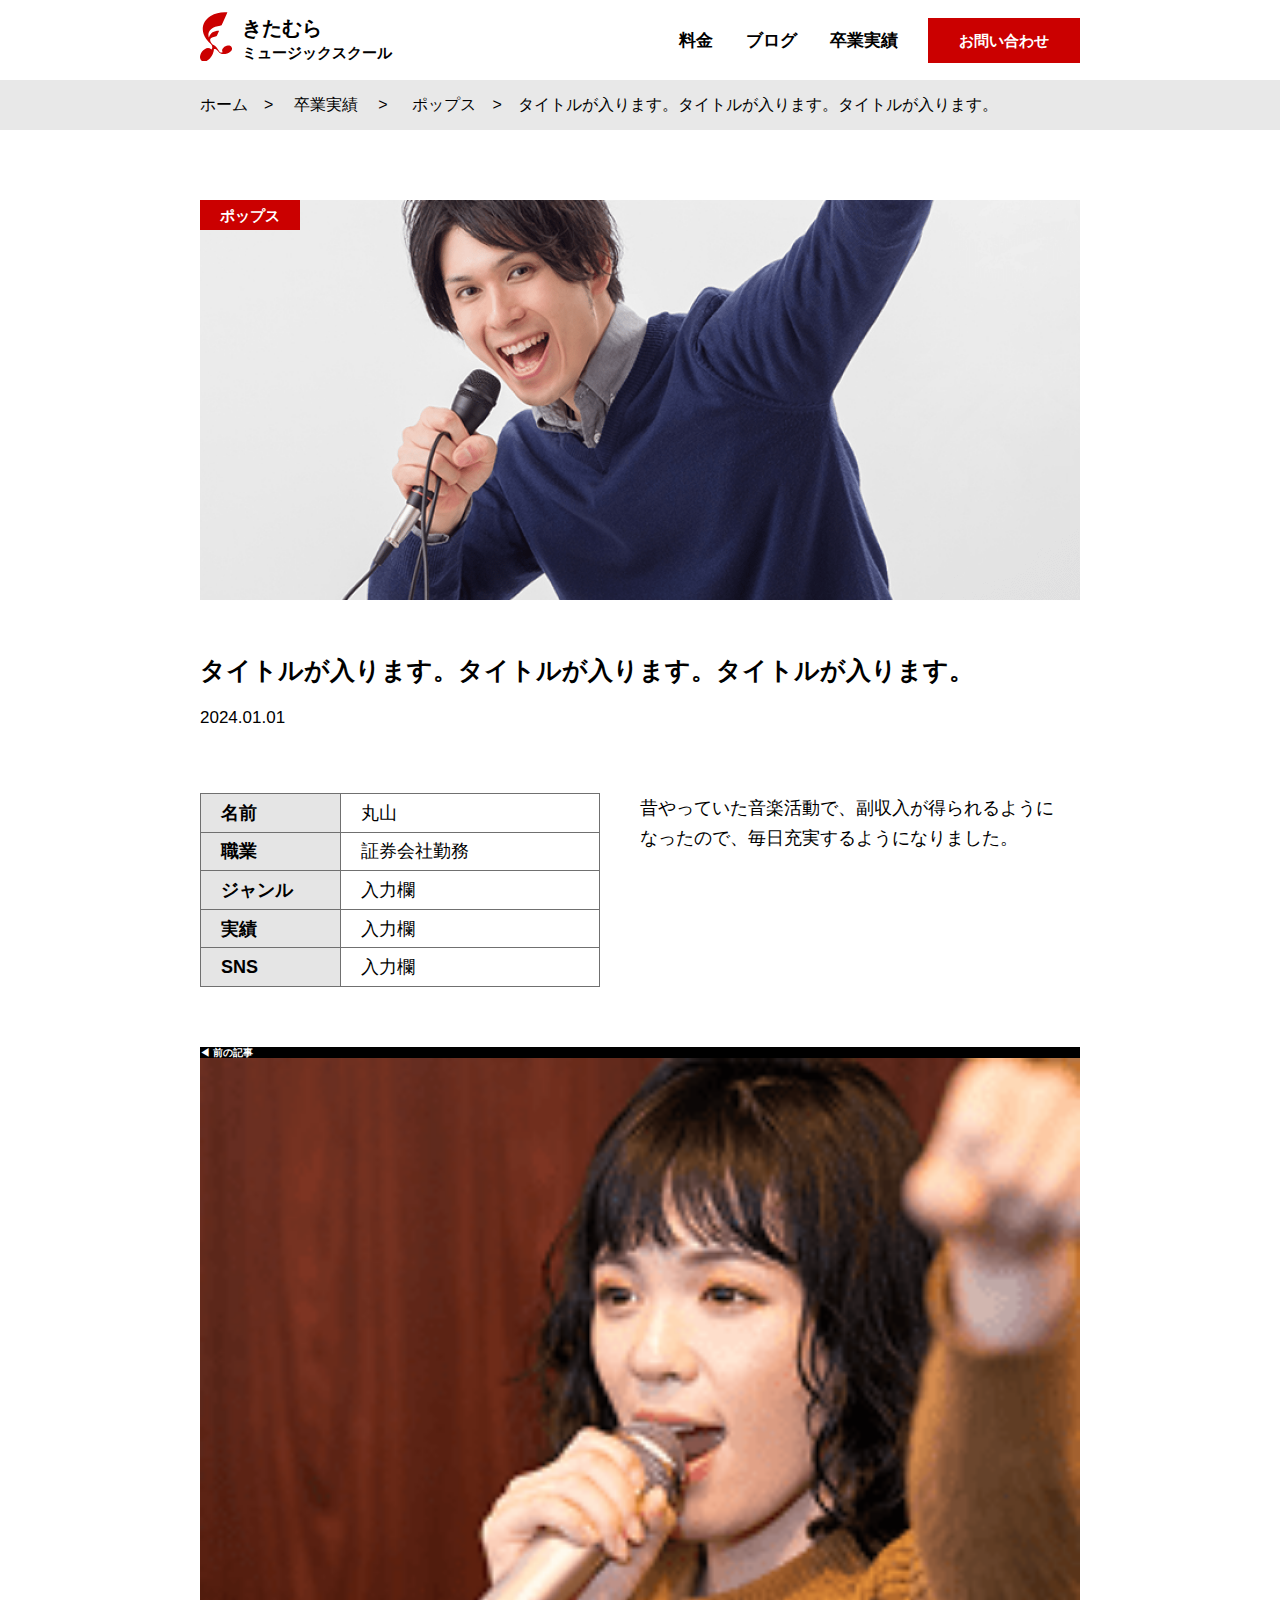
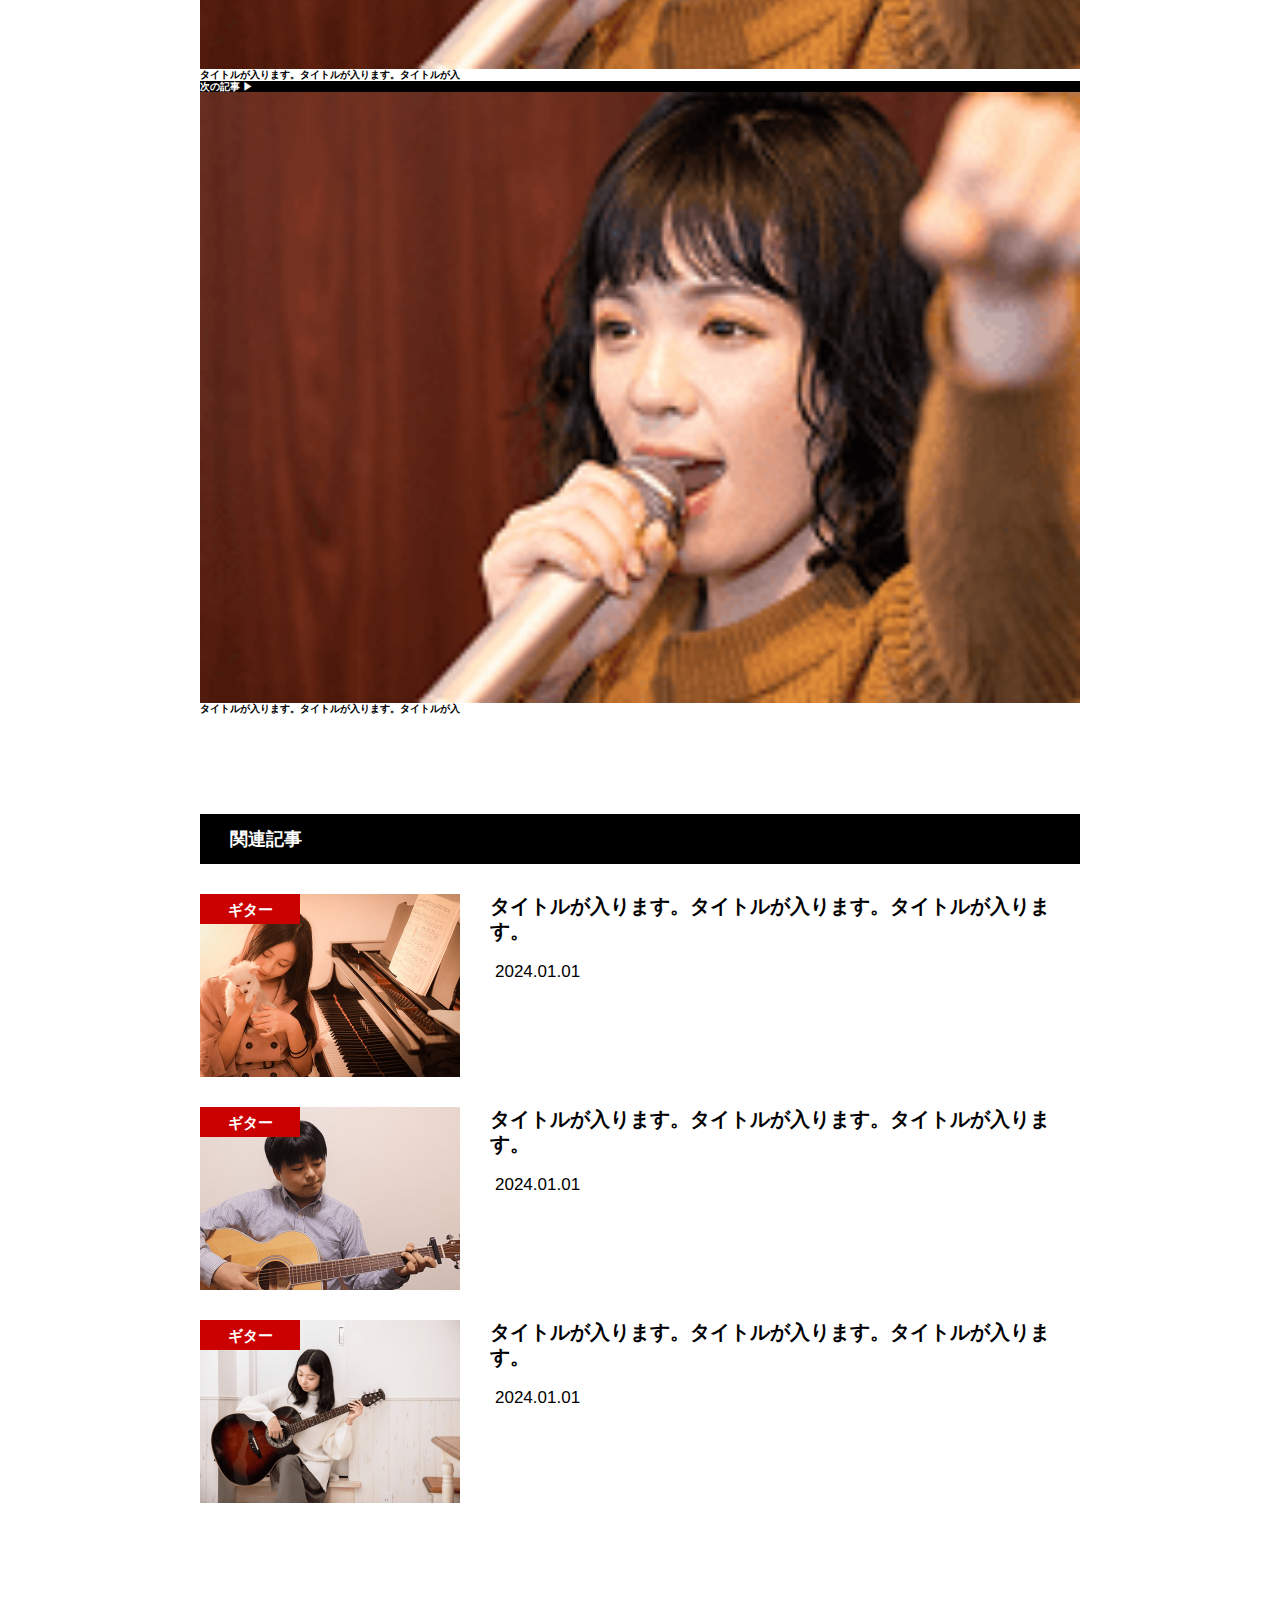
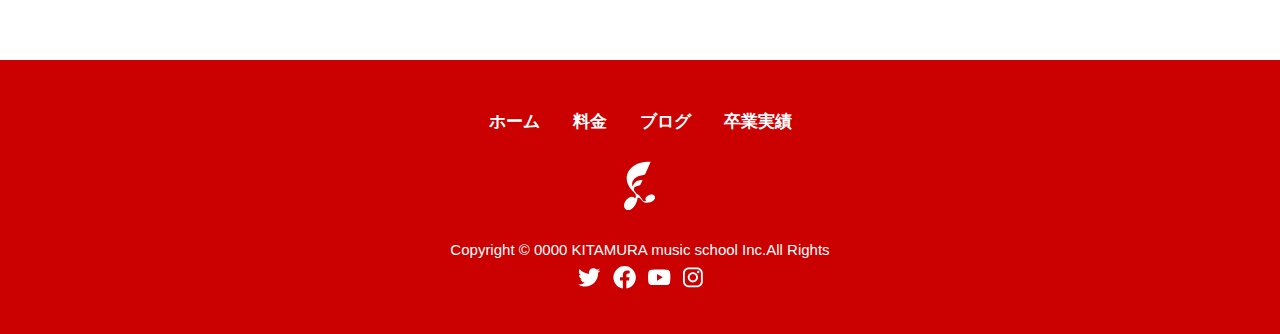
<file: result_details.html>
<!DOCTYPE html>
<html lang="ja">
    <head>
        <meta charset="UTF-8">
        <meta name="viewport" content="width=device-width, initial-scale=1.0">
        <title>きたむらミュージックスクール</title>
        <link rel="icon" href="image/top/logo_header.svg">

        <meta property="og:title" content="きたむらミュージック | 「音楽で生きる」を叶えるミュージックスクール">
        <meta property="og:type" content="website">
        <meta property="og:url" content="https://orange-david.com/middle-class-upper/">
        <link rel="canonical" href="https://orange-david.com/middle-class-upper/">
        <meta property="og:image" content="https://orange-david.com/middle-class-upper/image/top/image_top_fv.jpeg">
        <meta property="og:site_name" content="きたむらミュージックスクール">
        <meta property="og:description" content="全人類、ミュージシャン計画。私たちは音楽を愛するすべての人が、音楽に熱狂できる世界を目指しています。">
        
        <link rel="stylesheet" type="text/css" href="css/style.css">
    </head>
    <body>
		<div id="container">
			<header class="header">
                <div class="header-content">
                    <div class="header__title">
                        <a href="index.html" class="header__title-link">
                            <div class="header__title-text">
                                きたむら<br class="sp_none"><span>ミュージックスクール</span>
                            </div>
                        </a>
                    </div>
                    <div class="header__nav sp_none">
                        <nav>
                            <ul>
                                <li><a href="plan.html" class="header__nav-link">料金</a><span></span></li>
                                <li><a href="blog_list.html" class="header__nav-link">ブログ</a><span></span></li>
                                <li><a href="result_list.html" class="header__nav-link">卒業実績</a><span></span></li>
                                <li><a href="contact_form.html" class="c-btn btn-header">お問い合わせ</a></li>
                            </ul>
                        </nav>
                    </div>    
                    <!-- hamburger menu -->
                    <button id="hamburger-block" class="hamburger hamburger-trigger pc_none">
                        <span class="hamburger-line"></span>
                    </button>
                      
                    <div class="hamburger-menu pc_none">
                        <nav>
                            <ul>
                                <li><a href="plan.html">料金</a></li>
                                <li><a href="blog_list.html">ブログ</a></li>
                                <li><a href="result_list.html">卒業実績</a></li>
                            </ul>
                        </nav>
                    </div>

                    <div id="hamburger-bg" class="hamburger-bg hamburger-trigger pc_none"></div>
                </div>

            </header>
		    <main class="result-details header-padding">

                <div class="result-details__band c-band" id="first-view">
                    <div class="inner">
                        <div class="c-band-text"><a href="index.html">ホーム</a>&emsp;&gt;&emsp;&nbsp;<a href="result_list.html">卒業実績</a>&emsp;&nbsp;&gt;&emsp;&nbsp;&nbsp;<a href="result_details.html">ポップス</a>&emsp;<span class="c-band-text-arrow">&gt;</span>&emsp;タイトルが入ります。タイトルが入ります。タイトルが入ります。</div>
                    </div>
                </div>
            
                <div class="inner">
                    <div class="result-details-content">
                        
                        <!--main-image -->
                        <div class="result-details-main__card  result-main__card c-category-parent">
                            <div class="result-main__card-image">
                                <picture>
                                    <source srcset="image/result-details/image_result-details01.jpeg" media="(min-width: 768px)">
                                    <img src="image/result-details/image_result-details01_sp.jpeg" alt="きたむらミュージックスクール">
                                </picture>
                            </div>
                            <span class="c-category__result-details-main c-category">ポップス</span>
                            <div class="result-main__card-text">
                                <h1>タイトルが入ります。タイトルが入ります。タイトルが入ります。</h1>
                                <time datetime="2024-01-01">2024.01.01</time>
                            </div>
                        </div>
                            
                        <!-- profile -->
                        <div class="result-details-profile result__profile">
                            <table class="result__profile-table">
                                <tbody>
                                    <tr>
                                        <th class="profile-left">名前</th>
                                        <td class="profile-right">丸山</td>
                                    </tr>
                                    
                                    <tr>
                                        <th class="profile-left">職業</th>
                                        <td class="profile-right">証券会社勤務</td>
                                    </tr>
                                    
                                    <tr>
                                        <th class="profile-left">ジャンル</th>
                                        <td class="profile-right">入力欄</td>
                                    </tr>
                                    
                                    <tr>
                                        <th class="profile-left">実績</th>
                                        <td class="profile-right">入力欄</td>
                                    </tr>
                                    
                                    <tr>
                                        <th class="profile-left">SNS</th>
                                        <td class="profile-right">入力欄</td>
                                    </tr>
                                </tbody>
                            </table>
                            <div class="result__profile__text">
                                <p>
                                    昔やっていた音楽活動で、副収入が得られるようになったので、毎日充実するようになりました。
                                </p>
                            </div>
                        </div>

                        <!-- article-before&after -->
                        <div class="c-main__article-before-after result-before-after">
                                
                            <!-- 前の記事 -->
                            <a href="#" class="c-before-after__content">
                                <div class="c-before-content c-bg-black c-before-after__title">
                                    <p>◀︎ 前の記事</p>
                                </div>
                                <div class="c-before-after__item">
                                    <div class="c-before-after__item-image sp_none">
                                        <picture>
                                            <source srcset="image/result-details/image_result-details02.jpeg" media="(min-width: 768px)">
                                            <img src="image/result-details/image_result-details02_sp.jpeg" alt="きたむらミュージックスクール">
                                        </picture>
                                    </div>
                                    <div class="c-before-after__item-text">
                                        <p>
                                            タイトルが入ります。タイトルが入ります。タイトルが入
                                        </p>
                                    </div>
                                </div>
                            </a>

                            <!-- 次の記事 -->
                            <a href="#" class="c-before-after__content">
                                <div class="c-after-content c-bg-black c-before-after__title">
                                    <p>次の記事 ▶︎</p>
                                </div>
                                <div class="c-before-after__item">
                                    <div class="c-before-after__item-image sp_none">
                                        <picture>
                                            <source srcset="image/result-details/image_result-details03.jpeg" media="(min-width: 768px)">
                                            <img src="image/result-details/image_result-details03_sp.jpeg" alt="きたむらミュージックスクール">
                                        </picture>
                                    </div>
                                    <div class="c-before-after__item-text">
                                        <p>
                                            タイトルが入ります。タイトルが入ります。タイトルが入
                                        </p>
                                    </div>
                                </div>
                            </a>
                        </div>

                        <!-- article-related-->
                        <div class="result-details-main__article result__article">
                            <h2 class="result__article-title c-bg-black">関連記事</h2>
                            <!-- items -->
                            <div class="result__article-items">

                                <!-- card -->
                                <a href="result_details.html" class="result__article-items-card  result-article__card c-category-parent">
                                    <div class="result-article__card-image">
                                        <picture>
                                            <source srcset="image/result-details/image_result-details04.jpeg" media="(min-width: 768px)">
                                            <img src="image/result-details/image_result-details04_sp.jpeg" alt="きたむらミュージックスクール">
                                        </picture>
                                    </div>
                                    <span class="c-category__result-details c-category">ギター</span>
                                    <div class="result-article__card-text">
                                        <h3>タイトルが入ります。タイトルが入ります。タイトルが入ります。</span></h3>
                                        <time datetime="2024-01-01">2024.01.01</time>
                                    </div>
                                </a>

                                <a href="result_details.html" class="result__article-items-card  result-article__card c-category-parent">
                                    <div class="result-article__card-image">
                                        <picture>
                                            <source srcset="image/result-details/image_result-details05.jpeg" media="(min-width: 768px)">
                                            <img src="image/result-details/image_result-details05_sp.jpeg" alt="きたむらミュージックスクール">
                                        </picture>
                                    </div>
                                    <span class="c-category__result-details c-category">ギター</span>
                                    <div class="result-article__card-text">
                                        <h3>タイトルが入ります。タイトルが入ります。タイトルが入ります。</h3>   
                                        <time datetime="2024-01-01">2024.01.01</time>
                                    </div>
                                </a>

                                <a href="result_details.html" class="result__article-items-card  result-article__card c-category-parent">
                                    <div class="result-article__card-image">
                                        <picture>
                                            <source srcset="image/result-details/image_result-details06.jpeg" media="(min-width: 768px)">
                                            <img src="image/result-details/image_result-details06_sp.jpeg" alt="きたむらミュージックスクール">
                                        </picture>
                                    </div>
                                    <span class="c-category__result-details c-category">ギター</span>
                                    <div class="result-article__card-text">
                                        <h3>タイトルが入ります。タイトルが入ります。タイトルが入ります。</h3>
                                        <time datetime="2024-01-01">2024.01.01</time>
                                    </div>
                                </a>
                            </div>
                        </div>       
                    </div>
                </div>
            </main>
		    <footer class="footer c-bg-red c-text-center">
                <div class="footer__nav">
                    <ul>
                        <li><a href="index.html">ホーム</a></li>
                        <li><a href="plan.html">料金</a></li>
                        <li><a href="blog_list.html">ブログ</a></li>
                        <li><a href="result_list.html">卒業実績</a></li>
                    </ul>
                </div>
                <a href="#" class="footer__logo">
                    <img src="image/top/logo_top_footer.svg" alt="きたむらミュージックスクール">
                </a>
                <div class="footer__copyright">
                    <p>Copyright © 0000 KITAMURA music school Inc.<br class="pc_none">All Rights</p>
                </div>
                <div class="footer__sns">
                    <ul>
                        <li><a href="#"><img src="image/top/logo_footer-twitter.svg" alt="Twitter"></a></li>
                        <li><a href="#"><img src="image/top/logo_footer-facebook.svg" alt="Facebook"></a></li>
                        <li><a href="#"><img src="image/top/logo_footer-youtube.svg" alt="YouTube"></a></li>
                        <li><a href="#"><img src="image/top/logo_footer-instagram.svg" alt="Instagram"></a></li>
                    </ul>
                </div>
            </footer>
            <div id="upper-arrow1" class="upper-arrow">
                <a href="#">
                    <picture>
                        <img src="image/top/logo_arrow.svg" alt="upper-arrow">
                    </picture>
                </a>
            </div>
            
            <div id="contact-btn" class="top__contact contact">
                <a href="contact_form.html" class="c-btn btn-contact">お問い合わせ</a>
            </div>
		</div>
        <script src="https://ajax.googleapis.com/ajax/libs/jquery/3.7.1/jquery.min.js"></script>
        <!-- slick読み込み -->
        <script type="text/javascript" src="js/slick.min.js"></script>
        <script src="js/main.js"></script>
    </body>
</html>
</file>
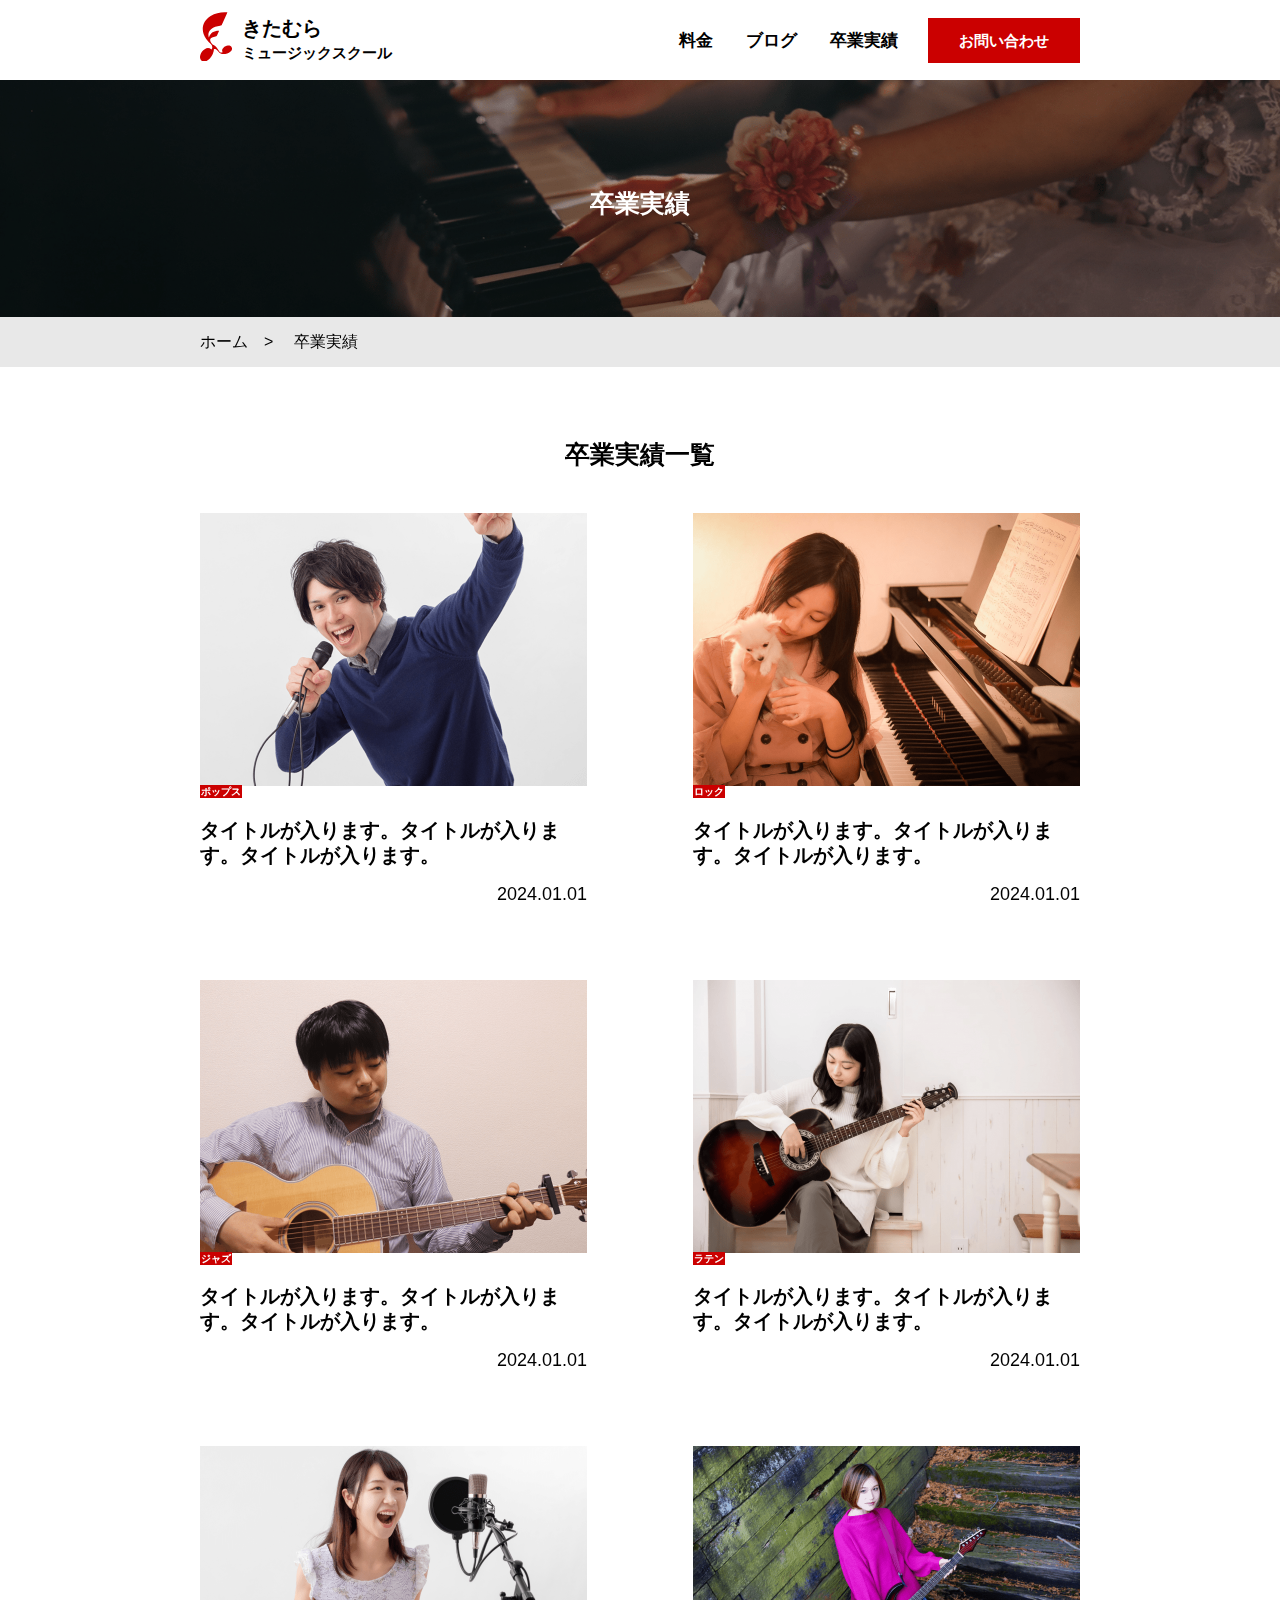
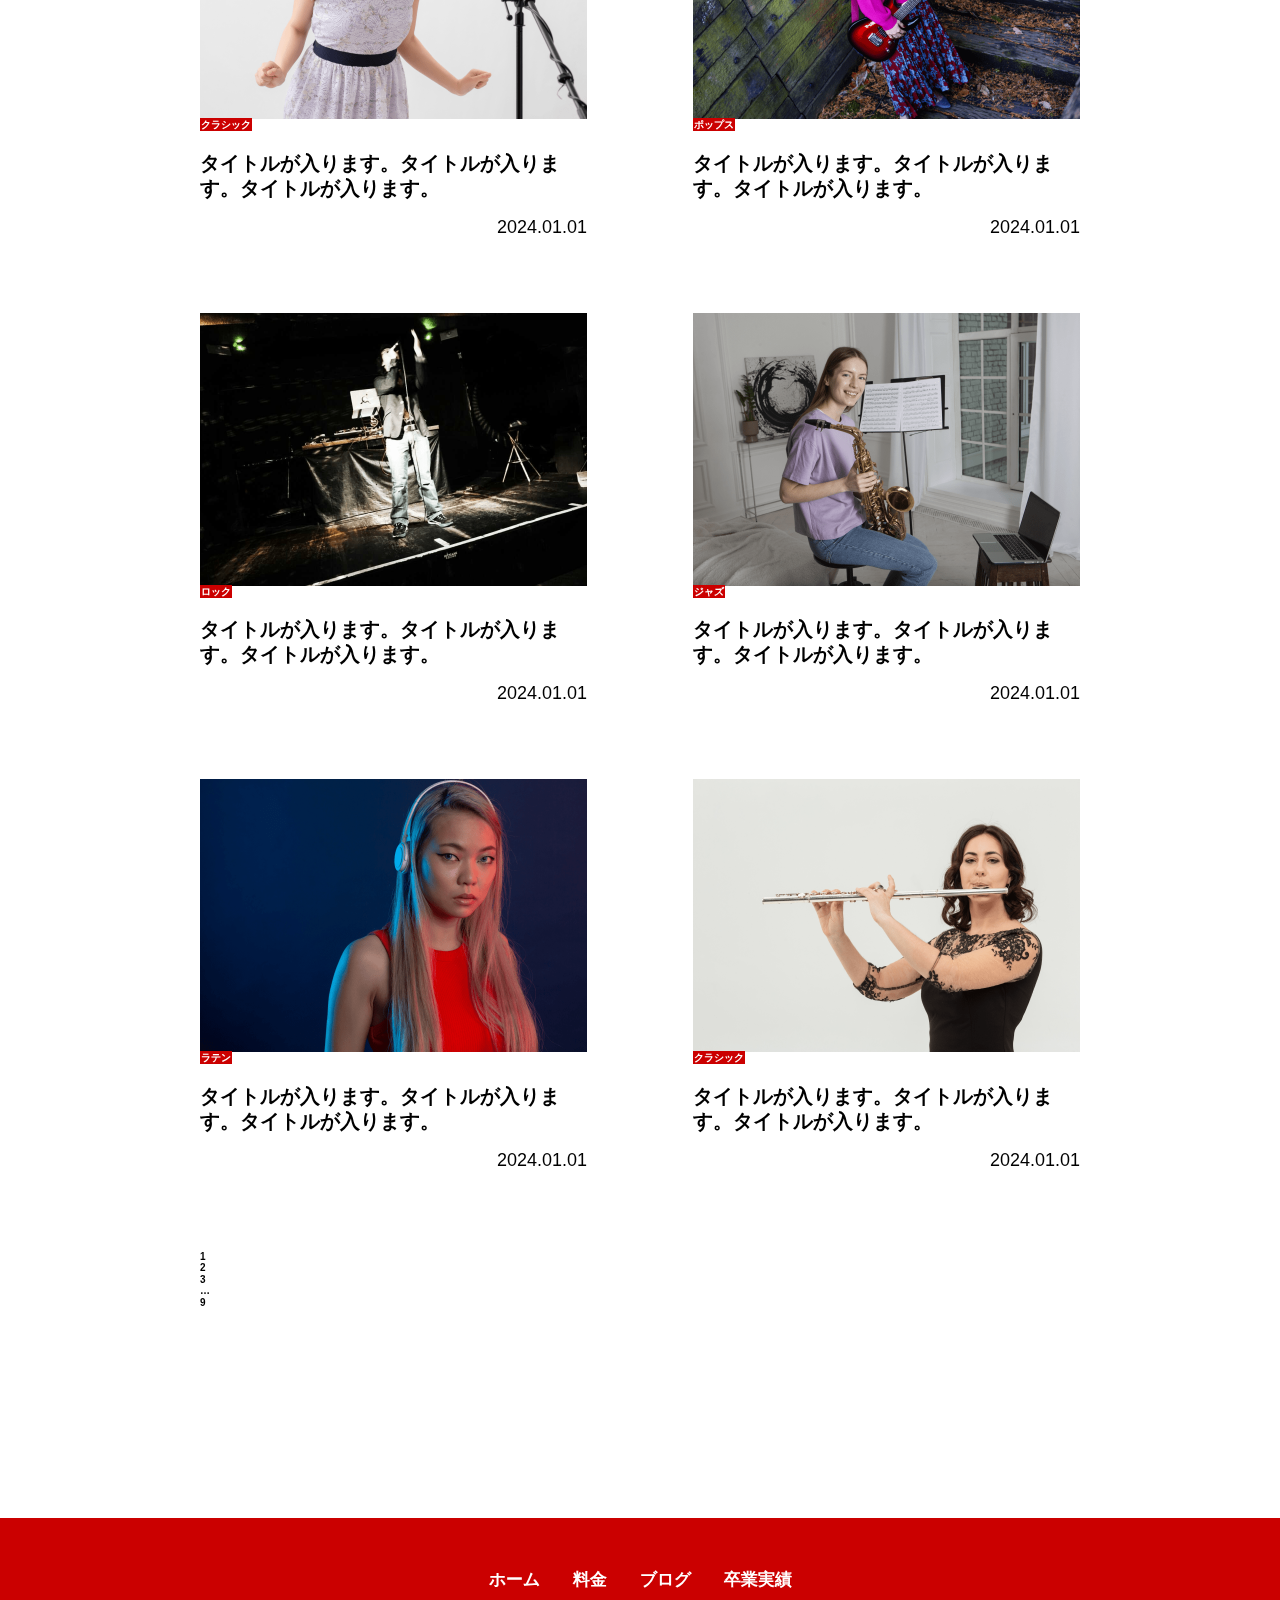
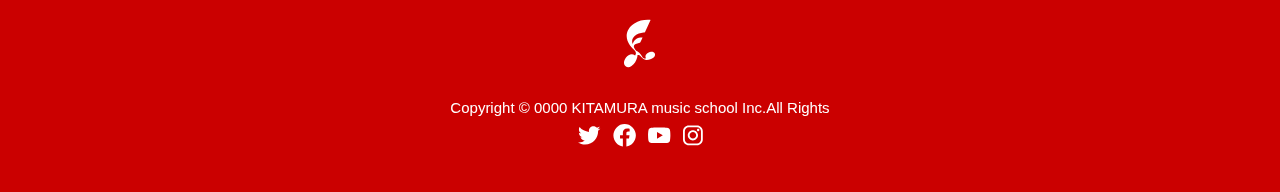
<file: result_list.html>
<!DOCTYPE html>
<html lang="ja">
    <head>
        <meta charset="UTF-8">
        <meta name="viewport" content="width=device-width, initial-scale=1.0">
        <title>きたむらミュージックスクール</title>
        <link rel="icon" href="image/top/logo_header.svg">

        <meta property="og:title" content="きたむらミュージック | 「音楽で生きる」を叶えるミュージックスクール">
        <meta property="og:type" content="website">
        <meta property="og:url" content="https://orange-david.com/middle-class-upper/">
        <link rel="canonical" href="https://orange-david.com/middle-class-upper/">
        <meta property="og:image" content="https://orange-david.com/middle-class-upper/image/top/image_top_fv.jpeg">
        <meta property="og:site_name" content="きたむらミュージックスクール">
        <meta property="og:description" content="全人類、ミュージシャン計画。私たちは音楽を愛するすべての人が、音楽に熱狂できる世界を目指しています。">
        
        <link rel="stylesheet" type="text/css" href="css/style.css">
    </head>
    <body>
		<div id="container">
			<header class="header">
                <div class="header-content">
                    <div class="header__title">
                        <a href="index.html" class="header__title-link">
                            <div class="header__title-text">
                                きたむら<br class="sp_none"><span>ミュージックスクール</span>
                            </div>
                        </a>
                    </div>
                    <div class="header__nav sp_none">
                        <nav>
                            <ul>
                                <li><a href="plan.html" class="header__nav-link">料金</a><span></span></li>
                                <li><a href="blog_list.html" class="header__nav-link">ブログ</a><span></span></li>
                                <li><a href="result_list.html" class="header__nav-link">卒業実績</a><span></span></li>
                                <li><a href="contact_form.html" class="c-btn btn-header">お問い合わせ</a></li>
                            </ul>
                        </nav>
                    </div>    
                    <!-- hamburger menu -->
                    <button id="hamburger-block" class="hamburger hamburger-trigger pc_none">
                        <span class="hamburger-line"></span>
                    </button>
                      
                    <div class="hamburger-menu pc_none">
                        <nav>
                            <ul>
                                <li><a href="plan.html">料金</a></li>
                                <li><a href="blog_list.html">ブログ</a></li>
                                <li><a href="result_list.html">卒業実績</a></li>
                            </ul>
                        </nav>
                    </div>

                    <div id="hamburger-bg" class="hamburger-bg hamburger-trigger pc_none"></div>
                </div>

            </header>
		    <main class="result-list header-padding">
                <section class="result-list__view c-view" id="first-view">
                    <div class="result-list__view-image c-view-image">
                        <picture>
                            <source srcset="image/result-list/image_result_about.jpeg" media="(min-width: 768px)">
                            <img src="image/result-list/image_result_about_sp.jpeg" alt="卒業実績">
                        </picture>
                    </div>
                    <h1 class="result-list__view-text c-view-text">卒業実績</h1>
                </section>
                <section class="result-list__band c-band">
                    <div class="inner">
                        <div class="c-band-text"><a href="index.html">ホーム</a>&emsp;&gt;&emsp;&nbsp;卒業実績</div>
                    </div>
                </section>
                <div class="inner">
                    <section class="result-list__main">
                        <h2 class="result-list__main-title c-text-center">卒業実績一覧</h2>
                        <!-- items -->
                        <div class="result-list__main-items result-list__items">
                            <!-- card -->
                            <a href="result_details.html" class="result-list__items-card  result-list__card c-blog__card">
                                <div class="result-list__card-image">
                                    <picture>
                                        <source srcset="image/result-list/image_result01.jpeg" media="(min-width: 768px)">
                                        <img src="image/result-list/image_result01.jpeg" alt="きたむらミュージックスクール">
                                    </picture>
                                </div>
                                <span class="c-btn c-blog__card-btn result-list__card-btn">ポップス</span>
                                <div class="result-list__card-text">
                                    <h3>タイトルが入ります。タイトルが入ります。タイトルが入ります。</h3>
                                    <time datetime="2024-01-01">2024.01.01</time>
                                </div>
                            </a>

                            <a href="result_details.html" class="result-list__items-card  result-list__card c-blog__card">
                                <div class="result-list__card-image">
                                    <picture>
                                        <source srcset="image/result-list/image_result02.jpeg" media="(min-width: 768px)">
                                        <img src="image/result-list/image_result02.jpeg" alt="きたむらミュージックスクール">
                                    </picture>
                                </div>
                                <span class="c-btn c-blog__card-btn result-list__card-btn">ロック</span>
                                <div class="result-list__card-text">
                                    <h3>タイトルが入ります。タイトルが入ります。タイトルが入ります。</h3>
                                    <time datetime="2024-01-01">2024.01.01</time>
                                </div>
                            </a>

                            <a href="result_details.html" class="result-list__items-card  result-list__card c-blog__card">
                                <div class="result-list__card-image">
                                    <picture>
                                        <source srcset="image/result-list/image_result03.jpeg" media="(min-width: 768px)">
                                        <img src="image/result-list/image_result03.jpeg" alt="きたむらミュージックスクール">
                                    </picture>
                                </div>
                                <span class="c-btn c-blog__card-btn result-list__card-btn">ジャズ</span>
                                <div class="result-list__card-text">
                                    <h3>タイトルが入ります。タイトルが入ります。タイトルが入ります。</h3>
                                    <time datetime="2024-01-01">2024.01.01</time>
                                </div>
                            </a>

                            <a href="result_details.html" class="result-list__items-card  result-list__card c-blog__card">
                                <div class="result-list__card-image">
                                    <picture>
                                        <source srcset="image/result-list/image_result04.jpeg" media="(min-width: 768px)">
                                        <img src="image/result-list/image_result04.jpeg" alt="きたむらミュージックスクール">
                                    </picture>
                                </div>
                                <span class="c-btn c-blog__card-btn result-list__card-btn">ラテン</span>
                                <div class="result-list__card-text">
                                    <h3>タイトルが入ります。タイトルが入ります。タイトルが入ります。</h3>
                                    <time datetime="2024-01-01">2024.01.01</time>
                                </div>
                            </a>

                            <a href="result_details.html" class="result-list__items-card  result-list__card c-blog__card">
                                <div class="result-list__card-image">
                                    <picture>
                                        <source srcset="image/result-list/image_result05.jpeg" media="(min-width: 768px)">
                                        <img src="image/result-list/image_result05.jpeg" alt="きたむらミュージックスクール">
                                    </picture>
                                </div>
                                <span class="c-btn c-blog__card-btn result-list__card-btn">クラシック</span>
                                <div class="result-list__card-text">
                                    <h3>タイトルが入ります。タイトルが入ります。タイトルが入ります。</h3>
                                    <time datetime="2024-01-01">2024.01.01</time>
                                </div>
                            </a>

                            <a href="result_details.html" class="result-list__items-card  result-list__card c-blog__card">
                                <div class="result-list__card-image">
                                    <picture>
                                        <source srcset="image/result-list/image_result06.jpeg" media="(min-width: 768px)">
                                        <img src="image/result-list/image_result06.jpeg" alt="きたむらミュージックスクール">
                                    </picture>
                                </div>
                                <span class="c-btn c-blog__card-btn result-list__card-btn">ポップス</span>
                                <div class="result-list__card-text">
                                    <h3>タイトルが入ります。タイトルが入ります。タイトルが入ります。</h3>
                                    <time datetime="2024-01-01">2024.01.01</time>
                                </div>
                            </a>

                            <a href="result_details.html" class="result-list__items-card  result-list__card c-blog__card">
                                <div class="result-list__card-image">
                                    <picture>
                                        <source srcset="image/result-list/image_result07.jpeg" media="(min-width: 768px)">
                                        <img src="image/result-list/image_result07.jpeg" alt="きたむらミュージックスクール">
                                    </picture>
                                </div>
                                <span class="c-btn c-blog__card-btn result-list__card-btn">ロック</span>
                                <div class="result-list__card-text">
                                    <h3>タイトルが入ります。タイトルが入ります。タイトルが入ります。</h3>
                                    <time datetime="2024-01-01">2024.01.01</time>
                                </div>
                            </a>

                            <a href="result_details.html" class="result-list__items-card  result-list__card c-blog__card">
                                <div class="result-list__card-image">
                                    <picture>
                                        <source srcset="image/result-list/image_result08.jpeg" media="(min-width: 768px)">
                                        <img src="image/result-list/image_result08.jpeg" alt="きたむらミュージックスクール">
                                    </picture>
                                </div>
                                <span class="c-btn c-blog__card-btn result-list__card-btn">ジャズ</span>
                                <div class="result-list__card-text">
                                    <h3>タイトルが入ります。タイトルが入ります。タイトルが入ります。</h3>
                                    <time datetime="2024-01-01">2024.01.01</time>
                                </div>
                            </a>

                            <a href="result_details.html" class="result-list__items-card  result-list__card c-blog__card">
                                <div class="result-list__card-image">
                                    <picture>
                                        <source srcset="image/result-list/image_result09.jpeg" media="(min-width: 768px)">
                                        <img src="image/result-list/image_result09.jpeg" alt="きたむらミュージックスクール">
                                    </picture>
                                </div>
                                <span class="c-btn c-blog__card-btn result-list__card-btn">ラテン</span>
                                <div class="result-list__card-text">
                                    <h3>タイトルが入ります。タイトルが入ります。タイトルが入ります。</h3>
                                    <time datetime="2024-01-01">2024.01.01</time>
                                </div>
                            </a>

                            <a href="result_details.html" class="result-list__items-card  result-list__card c-blog__card">
                                <div class="result-list__card-image">
                                    <picture>
                                        <source srcset="image/result-list/image_result10.jpeg" media="(min-width: 768px)">
                                        <img src="image/result-list/image_result10.jpeg" alt="きたむらミュージックスクール">
                                    </picture>
                                </div>
                                <span class="c-btn c-blog__card-btn result-list__card-btn">クラシック</span>
                                <div class="result-list__card-text">
                                    <h3>タイトルが入ります。タイトルが入ります。タイトルが入ります。</h3>
                                    <time datetime="2024-01-01">2024.01.01</time>
                                </div>
                            </a>


                        </div>
                        <!-- 遷移ボタン -->
                        <nav class="result-list__pagination c-pagination">
                            <ul class="c-pagination-list">
                                <li class="c-pagination-item is-current"><a href="#">1</a></li>
                                <li class="c-pagination-item"><a href="#">2</a></li>
                                <li class="c-pagination-item"><a href="#">3</a></li>
                                <li class="c-pagination-item c-pagination-dots">…</li>
                                <li class="c-pagination-item"><a href="#">9</a></li>
                            </ul>
                        </nav>
                        
                    </section>
                    
                </div>
            </main>
		    <footer class="footer c-bg-red c-text-center">
                <div class="footer__nav">
                    <ul>
                        <li><a href="index.html">ホーム</a></li>
                        <li><a href="plan.html">料金</a></li>
                        <li><a href="blog_list.html">ブログ</a></li>
                        <li><a href="result_list.html">卒業実績</a></li>
                    </ul>
                </div>
                <a href="#" class="footer__logo">
                    <img src="image/top/logo_top_footer.svg" alt="きたむらミュージックスクール">
                </a>
                <div class="footer__copyright">
                    <p>Copyright © 0000 KITAMURA music school Inc.<br class="pc_none">All Rights</p>
                </div>
                <div class="footer__sns">
                    <ul>
                        <li><a href="#"><img src="image/top/logo_footer-twitter.svg" alt="Twitter"></a></li>
                        <li><a href="#"><img src="image/top/logo_footer-facebook.svg" alt="Facebook"></a></li>
                        <li><a href="#"><img src="image/top/logo_footer-youtube.svg" alt="YouTube"></a></li>
                        <li><a href="#"><img src="image/top/logo_footer-instagram.svg" alt="Instagram"></a></li>
                    </ul>
                </div>
            </footer>
            <div id="upper-arrow1" class="upper-arrow">
                <a href="#">
                    <picture>
                        <img src="image/top/logo_arrow.svg" alt="upper-arrow">
                    </picture>
                </a>
            </div>
            
            <div id="contact-btn" class="top__contact contact">
                <a href="contact_form.html" class="c-btn btn-contact">お問い合わせ</a>
            </div>
		</div>
        <script src="https://ajax.googleapis.com/ajax/libs/jquery/3.7.1/jquery.min.js"></script>
        <!-- slick読み込み -->
        <script type="text/javascript" src="js/slick.min.js"></script>
        <script src="js/main.js"></script>
    </body>
</html>
</file>
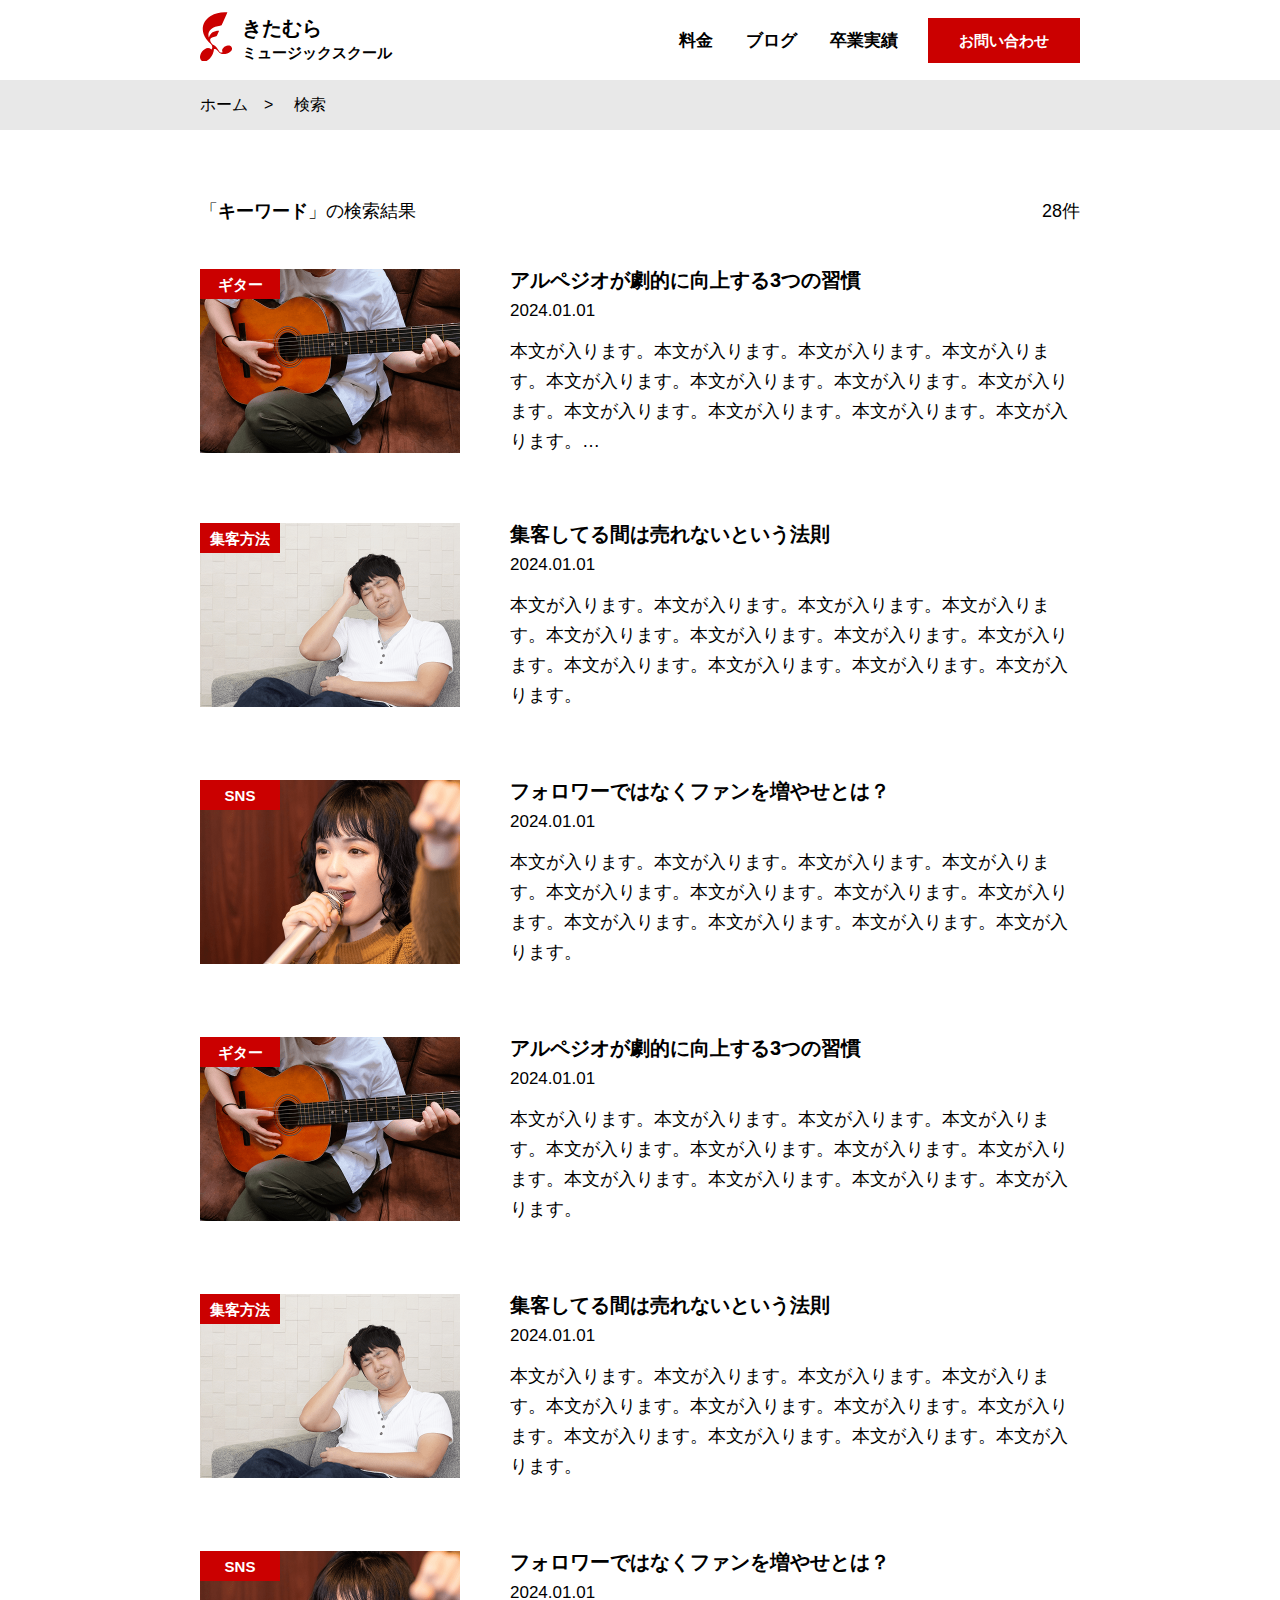
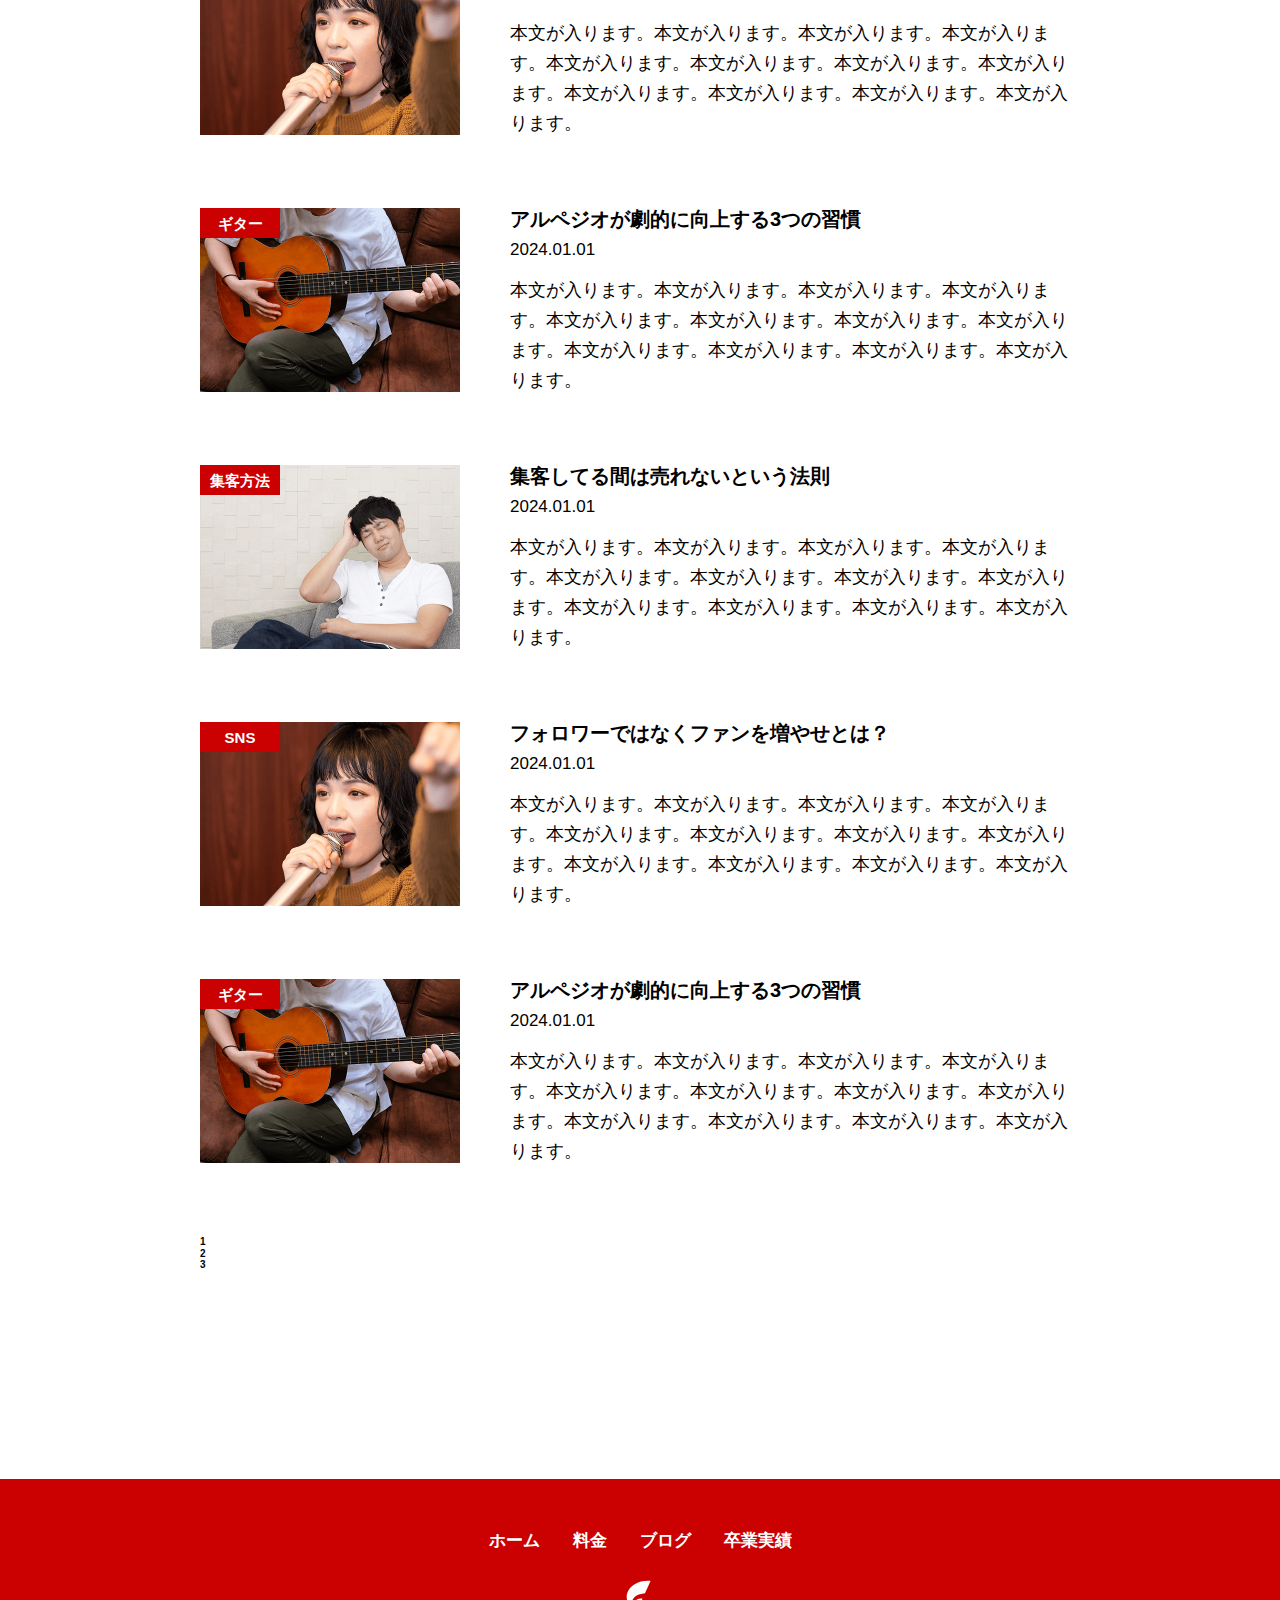
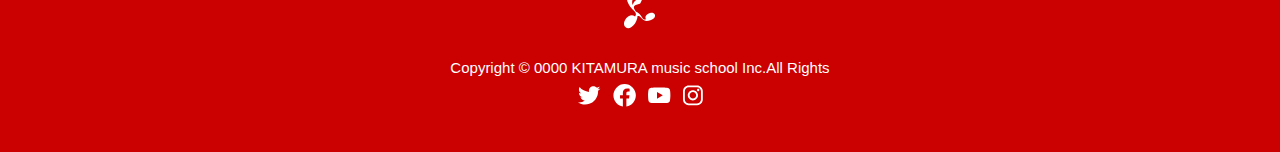
<file: search.html>
<!DOCTYPE html>
<html lang="ja">
    <head>
        <meta charset="UTF-8">
        <meta name="viewport" content="width=device-width, initial-scale=1.0">
        <title>きたむらミュージックスクール</title>
        <link rel="icon" href="image/top/logo_header.svg">

        <meta property="og:title" content="きたむらミュージック | 「音楽で生きる」を叶えるミュージックスクール">
        <meta property="og:type" content="website">
        <meta property="og:url" content="https://orange-david.com/middle-class-upper/">
        <link rel="canonical" href="https://orange-david.com/middle-class-upper/">
        <meta property="og:image" content="https://orange-david.com/middle-class-upper/image/top/image_top_fv.jpeg">
        <meta property="og:site_name" content="きたむらミュージックスクール">
        <meta property="og:description" content="全人類、ミュージシャン計画。私たちは音楽を愛するすべての人が、音楽に熱狂できる世界を目指しています。">
        
        <link rel="stylesheet" type="text/css" href="css/style.css">
    </head>
    <body>
		<div id="container">
			<header class="header">
                <div class="header-content">
                    <div class="header__title">
                        <a href="index.html" class="header__title-link">
                            <div class="header__title-text">
                                きたむら<br class="sp_none"><span>ミュージックスクール</span>
                            </div>
                        </a>
                    </div>
                    <div class="header__nav sp_none">
                        <nav>
                            <ul>
                                <li><a href="plan.html" class="header__nav-link">料金</a><span></span></li>
                                <li><a href="blog_list.html" class="header__nav-link">ブログ</a><span></span></li>
                                <li><a href="result_list.html" class="header__nav-link">卒業実績</a><span></span></li>
                                <li><a href="contact_form.html" class="c-btn btn-header">お問い合わせ</a></li>
                            </ul>
                        </nav>
                    </div>    
                    <!-- hamburger menu -->
                    <button id="hamburger-block" class="hamburger hamburger-trigger pc_none">
                        <span class="hamburger-line"></span>
                    </button>
                      
                    <div class="hamburger-menu pc_none">
                        <nav>
                            <ul>
                                <li><a href="plan.html">料金</a></li>
                                <li><a href="blog_list.html">ブログ</a></li>
                                <li><a href="result_list.html">卒業実績</a></li>
                            </ul>
                        </nav>
                    </div>

                    <div id="hamburger-bg" class="hamburger-bg hamburger-trigger pc_none"></div>
                </div>
            </header>
		    <main class="search header-padding">
                <section class="search__band c-band">
                    <div class="inner">
                        <h1 class="c-band-text"><a href="index.html">ホーム</a>&emsp;&gt;&emsp;&nbsp;検索</h1>
                    </div>
                </section>
                <div class="inner">
                    <section class="search__main">

                        <div class="search__main-text">
                            <div class="search__main-left-text">
                                <h1>「<span>キーワード</span>」の検索結果</h1>
                            </div>
                            <div class="search__main-right-text">
                                <p>28件</p>
                            </div>
                        </div>
                        

                        <!-- items -->
                        <div class="search__main-items blog-blog__items">
                            <!-- card -->
                            <a href="#" class="search__items-card  search__card c-category-parent">
                                <div class="search__card-image">
                                    <picture>
                                        <source srcset="image/blog/image_blog01.jpeg" media="(min-width: 768px)">
                                        <img src="image/blog/image_blog01_sp.jpeg" alt="きたむらミュージックスクール">
                                    </picture>
                                </div>
                                <span class="c-category__search c-category">ギター</span>
                                <div class="search__card-text">
                                    <h3>アルペジオが劇的に向上する3つの習慣</h3>
                                    <time datetime="2024-01-01">2024.01.01</time>
                                    <p class="search__negative-margin">本文が入ります。本文が入ります。本文が入ります。本文が入ります。本文が入ります。本文が入ります。本文が入ります。本文が入ります。本文が入ります。本文が入ります。本文が入ります。本文が入ります。<span>本文が入ります。本文が入ります。本文が入ります。本文が入ります。</span></p>
                                </div>
                            </a>

                            <a href="#" class="search__items-card  search__card c-category-parent">
                                <div class="search__card-image">
                                    <picture>
                                        <source srcset="image/blog/image_blog02.jpeg" media="(min-width: 768px)">
                                        <img src="image/blog/image_blog02_sp.jpeg" alt="きたむらミュージックスクール">
                                    </picture>
                                </div>
                                <span class="c-category__search c-category">集客方法</span>
                                <div class="search__card-text">
                                    <h3>集客してる間は売れないという法則</h3>
                                    <time datetime="2024-01-01">2024.01.01</time>
                                    <p>本文が入ります。本文が入ります。本文が入ります。本文が入ります。本文が入ります。本文が入ります。本文が入ります。本文が入ります。本文が入ります。本文が入ります。本文が入ります。本文が入ります。</p>
                                </div>
                            </a>

                            <a href="#" class="search__items-card  search__card c-category-parent">
                                <div class="search__card-image">
                                    <picture>
                                        <source srcset="image/blog/image_blog03.jpeg" media="(min-width: 768px)">
                                        <img src="image/blog/image_blog03_sp.jpeg" alt="きたむらミュージックスクール">
                                    </picture>
                                </div>
                                <span class="c-category__search c-category">SNS</span>
                                <div class="search__card-text">
                                    <h3>フォロワーではなくファンを増やせとは？</h3>
                                    <time datetime="2024-01-01">2024.01.01</time>
                                    <p>本文が入ります。本文が入ります。本文が入ります。本文が入ります。本文が入ります。本文が入ります。本文が入ります。本文が入ります。本文が入ります。本文が入ります。本文が入ります。本文が入ります。</p>
                                </div>
                            </a>

                            <a href="#" class="search__items-card  search__card c-category-parent">
                                <div class="search__card-image">
                                    <picture>
                                        <source srcset="image/blog/image_blog04.jpeg" media="(min-width: 768px)">
                                        <img src="image/blog/image_blog04_sp.jpeg" alt="きたむらミュージックスクール">
                                    </picture>
                                </div>
                                <span class="c-category__search c-category">ギター</span>
                                <div class="search__card-text">
                                    <h3>アルペジオが劇的に向上する3つの習慣</h3>
                                    <time datetime="2024-01-01">2024.01.01</time>
                                    <p>本文が入ります。本文が入ります。本文が入ります。本文が入ります。本文が入ります。本文が入ります。本文が入ります。本文が入ります。本文が入ります。本文が入ります。本文が入ります。本文が入ります。</p>
                                </div>
                            </a>

                            <a href="#" class="search__items-card  search__card c-category-parent">
                                <div class="search__card-image">
                                    <picture>
                                        <source srcset="image/blog/image_blog05.jpeg" media="(min-width: 768px)">
                                        <img src="image/blog/image_blog05_sp.jpeg" alt="きたむらミュージックスクール">
                                    </picture>
                                </div>
                                <span class="c-category__search c-category">集客方法</span>
                                <div class="search__card-text">
                                    <h3>集客してる間は売れないという法則</h3>
                                    <time datetime="2024-01-01">2024.01.01</time>
                                    <p>本文が入ります。本文が入ります。本文が入ります。本文が入ります。本文が入ります。本文が入ります。本文が入ります。本文が入ります。本文が入ります。本文が入ります。本文が入ります。本文が入ります。</p>
                                </div>
                            </a>

                            <a href="#" class="search__items-card  search__card c-category-parent">
                                <div class="search__card-image">
                                    <picture>
                                        <source srcset="image/blog/image_blog06.jpeg" media="(min-width: 768px)">
                                        <img src="image/blog/image_blog06_sp.jpeg" alt="きたむらミュージックスクール">
                                    </picture>
                                </div>
                                <span class="c-category__search c-category">SNS</span>
                                <div class="search__card-text">
                                    <h3>フォロワーではなくファンを増やせとは？</h3>
                                    <time datetime="2024-01-01">2024.01.01</time>
                                    <p>本文が入ります。本文が入ります。本文が入ります。本文が入ります。本文が入ります。本文が入ります。本文が入ります。本文が入ります。本文が入ります。本文が入ります。本文が入ります。本文が入ります。</p>
                                </div>
                            </a>

                            <a href="#" class="search__items-card  search__card c-category-parent">
                                <div class="search__card-image">
                                    <picture>
                                        <source srcset="image/blog/image_blog07.jpeg" media="(min-width: 768px)">
                                        <img src="image/blog/image_blog07_sp.jpeg" alt="きたむらミュージックスクール">
                                    </picture>
                                </div>
                                <span class="c-category__search c-category">ギター</span>
                                <div class="search__card-text">
                                    <h3>アルペジオが劇的に向上する3つの習慣</h3>
                                    <time datetime="2024-01-01">2024.01.01</time>
                                    <p>本文が入ります。本文が入ります。本文が入ります。本文が入ります。本文が入ります。本文が入ります。本文が入ります。本文が入ります。本文が入ります。本文が入ります。本文が入ります。本文が入ります。</p>
                                </div>
                            </a>

                            <a href="#" class="search__items-card  search__card c-category-parent">
                                <div class="search__card-image">
                                    <picture>
                                        <source srcset="image/blog/image_blog08.jpeg" media="(min-width: 768px)">
                                        <img src="image/blog/image_blog08_sp.jpeg" alt="きたむらミュージックスクール">
                                    </picture>
                                </div>
                                <span class="c-category__search c-category">集客方法</span>
                                <div class="search__card-text">
                                    <h3>集客してる間は売れないという法則</h3>
                                    <time datetime="2024-01-01">2024.01.01</time>
                                    <p>本文が入ります。本文が入ります。本文が入ります。本文が入ります。本文が入ります。本文が入ります。本文が入ります。本文が入ります。本文が入ります。本文が入ります。本文が入ります。本文が入ります。</p>
                                </div>
                            </a>

                            <a href="#" class="search__items-card  search__card c-category-parent">
                                <div class="search__card-image">
                                    <picture>
                                        <source srcset="image/blog/image_blog09.jpeg" media="(min-width: 768px)">
                                        <img src="image/blog/image_blog09_sp.jpeg" alt="きたむらミュージックスクール">
                                    </picture>
                                </div>
                                <span class="c-category__search c-category">SNS</span>
                                <div class="search__card-text">
                                    <h3>フォロワーではなくファンを増やせとは？</h3>
                                    <time datetime="2024-01-01">2024.01.01</time><!-- ずれていたため修正致しました -->
                                    <p>本文が入ります。本文が入ります。本文が入ります。本文が入ります。本文が入ります。本文が入ります。本文が入ります。本文が入ります。本文が入ります。本文が入ります。本文が入ります。本文が入ります。</p>
                                </div>
                            </a>

                            <a href="#" class="search__items-card  search__card c-category-parent">
                                <div class="search__card-image">
                                    <picture>
                                        <source srcset="image/blog/image_blog10.jpeg" media="(min-width: 768px)">
                                        <img src="image/blog/image_blog10_sp.jpeg" alt="きたむらミュージックスクール">
                                    </picture>
                                </div>
                                <span class="c-category__search c-category">ギター</span>
                                <div class="search__card-text">
                                    <h3>アルペジオが劇的に向上する3つの習慣</h3>
                                    <time datetime="2024-01-01">2024.01.01</time>
                                    <p>本文が入ります。本文が入ります。本文が入ります。本文が入ります。本文が入ります。本文が入ります。本文が入ります。本文が入ります。本文が入ります。本文が入ります。本文が入ります。本文が入ります。</p>
                                </div>
                            </a>


                        </div>
                        <!-- 遷移ボタン -->
                        <nav class="search__pagination p-pagination">
                            <ul class="p-pagination-list">
                                <li class="p-pagination-item is-current"><a href="#">1</a></li>
                                <li class="p-pagination-item"><a href="#">2</a></li>
                                <li class="p-pagination-item"><a href="#">3</a></li>
                            </ul>
                        </nav>
                        
                    </section>
                    
                </div>
            </main>
		    <footer class="footer c-bg-red c-text-center">
                <div class="footer__nav">
                    <ul>
                        <li><a href="index.html">ホーム</a></li>
                        <li><a href="plan.html">料金</a></li>
                        <li><a href="blog_list.html">ブログ</a></li>
                        <li><a href="result_list.html">卒業実績</a></li>
                    </ul>
                </div>
                <a href="#" class="footer__logo">
                    <img src="image/top/logo_top_footer.svg" alt="きたむらミュージックスクール">
                </a>
                <div class="footer__copyright">
                    <p>Copyright © 0000 KITAMURA music school Inc.<br class="pc_none">All Rights</p>
                </div>
                <div class="footer__sns">
                    <ul>
                        <li><a href="#"><img src="image/top/logo_footer-twitter.svg" alt="Twitter"></a></li>
                        <li><a href="#"><img src="image/top/logo_footer-facebook.svg" alt="Facebook"></a></li>
                        <li><a href="#"><img src="image/top/logo_footer-youtube.svg" alt="YouTube"></a></li>
                        <li><a href="#"><img src="image/top/logo_footer-instagram.svg" alt="Instagram"></a></li>
                    </ul>
                </div>
            </footer>
            <div id="upper-arrow1" class="upper-arrow">
                <a href="#">
                    <picture>
                        <img src="image/top/logo_arrow.svg" alt="upper-arrow">
                    </picture>
                </a>
            </div>
            
            <div id="contact-btn" class="top__contact contact">
                <a href="contact_form.html" class="c-btn btn-contact">お問い合わせ</a>
            </div>
		</div>
        <script src="https://ajax.googleapis.com/ajax/libs/jquery/3.7.1/jquery.min.js"></script>
        <!-- slick読み込み -->
        <script type="text/javascript" src="js/slick.min.js"></script>
        <script src="js/main.js"></script>
    </body>
</html>
</file>
